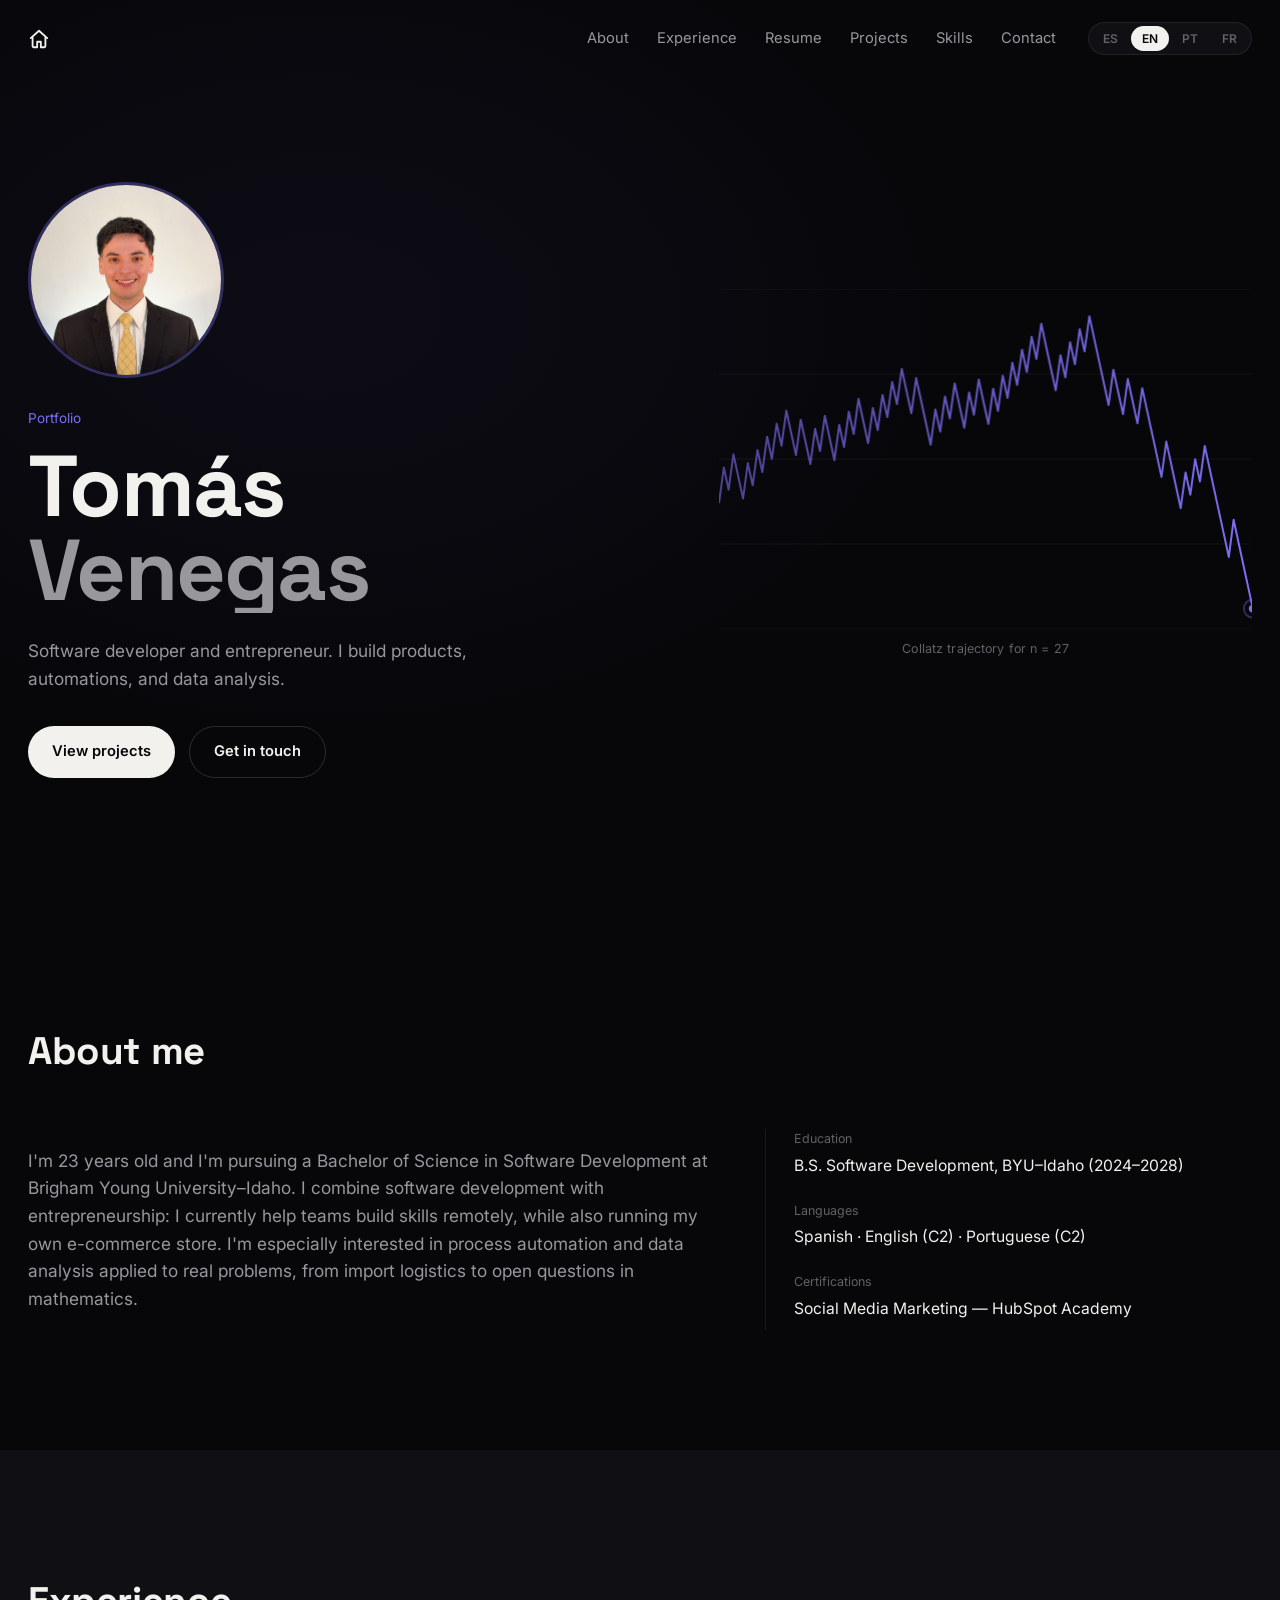
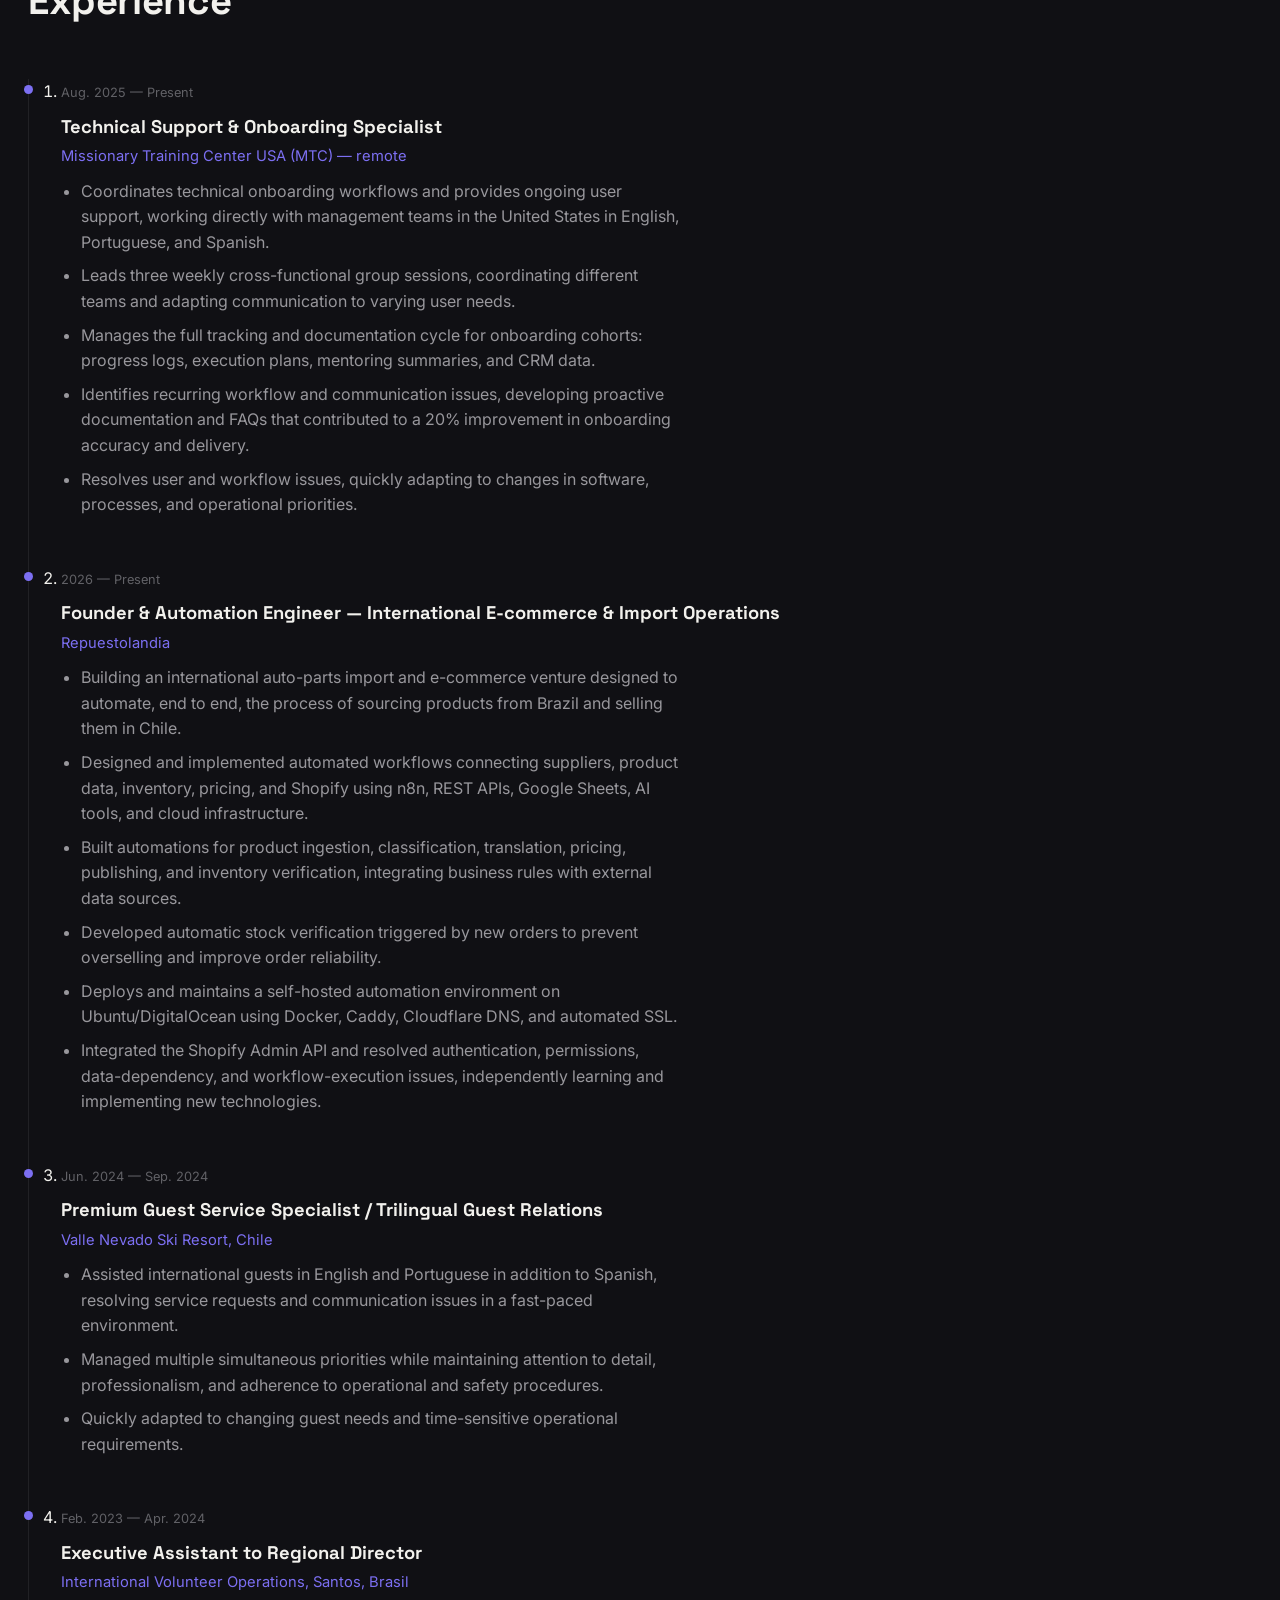
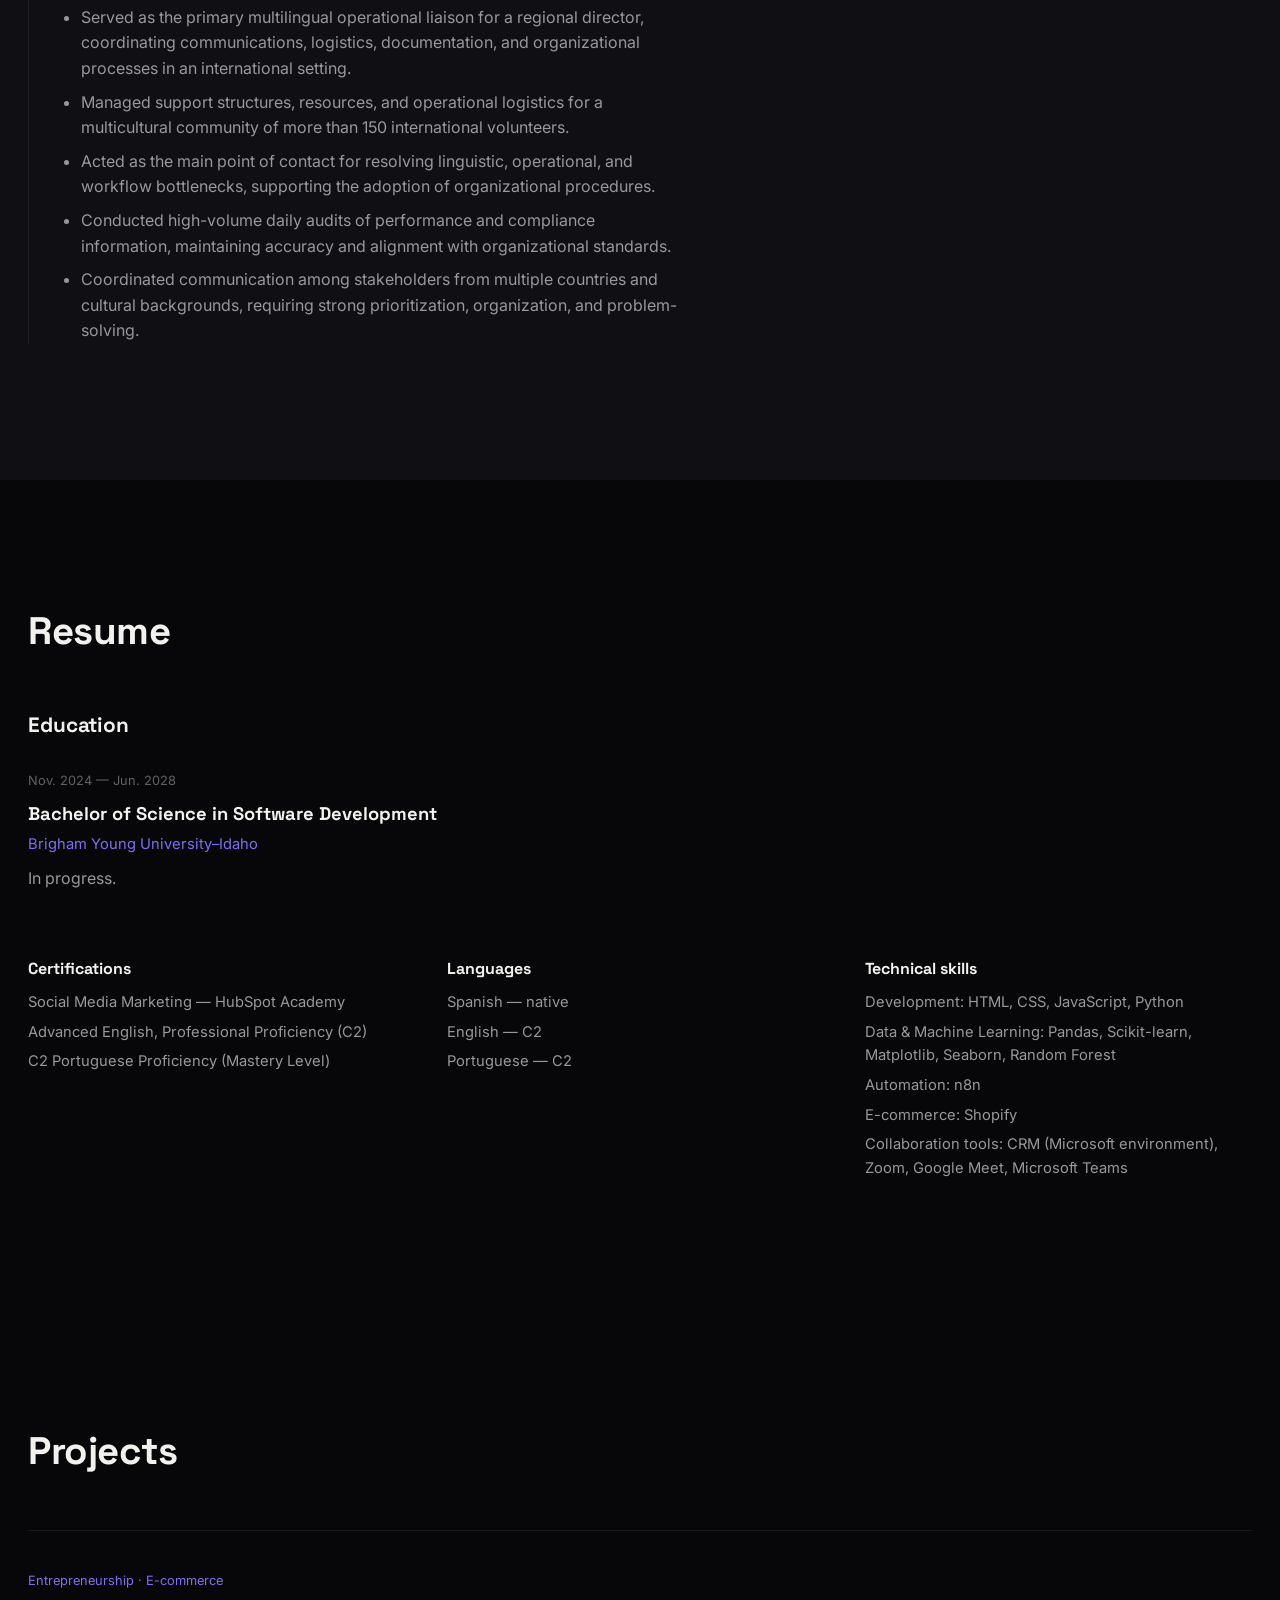
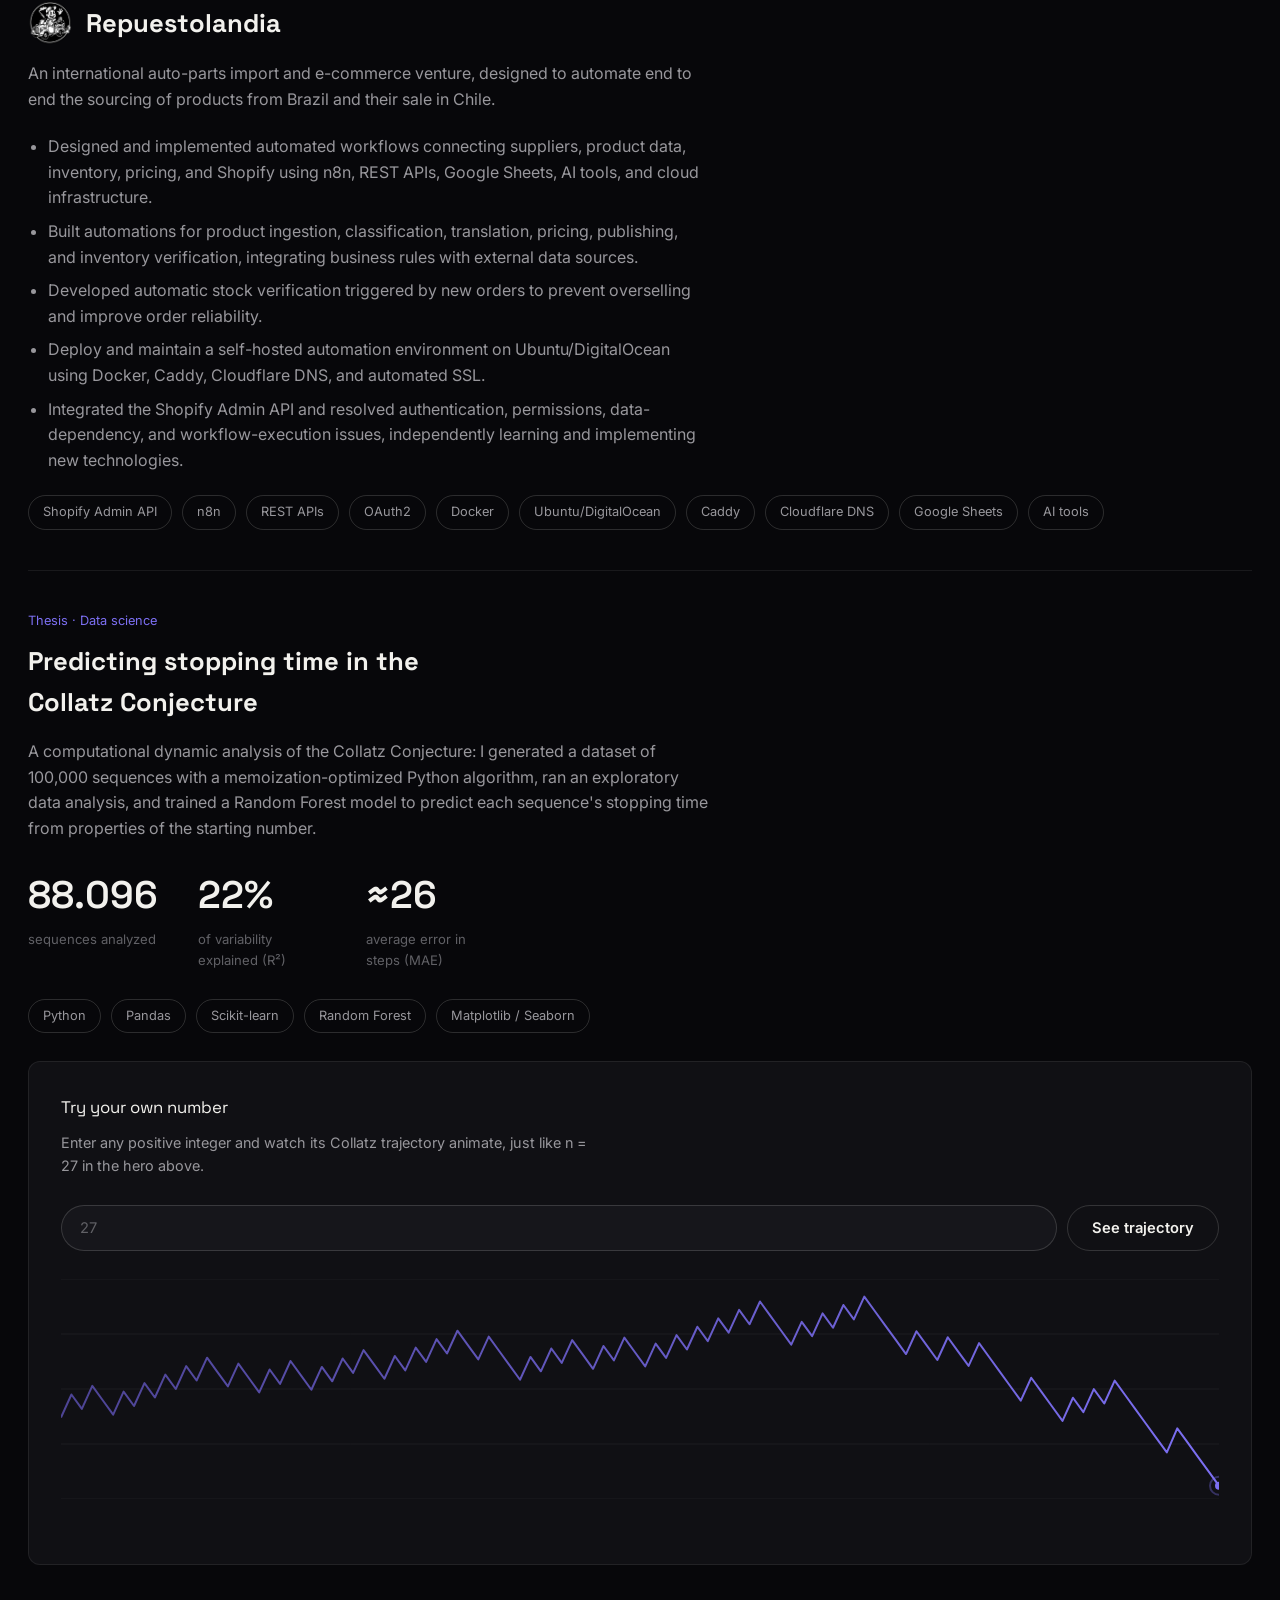
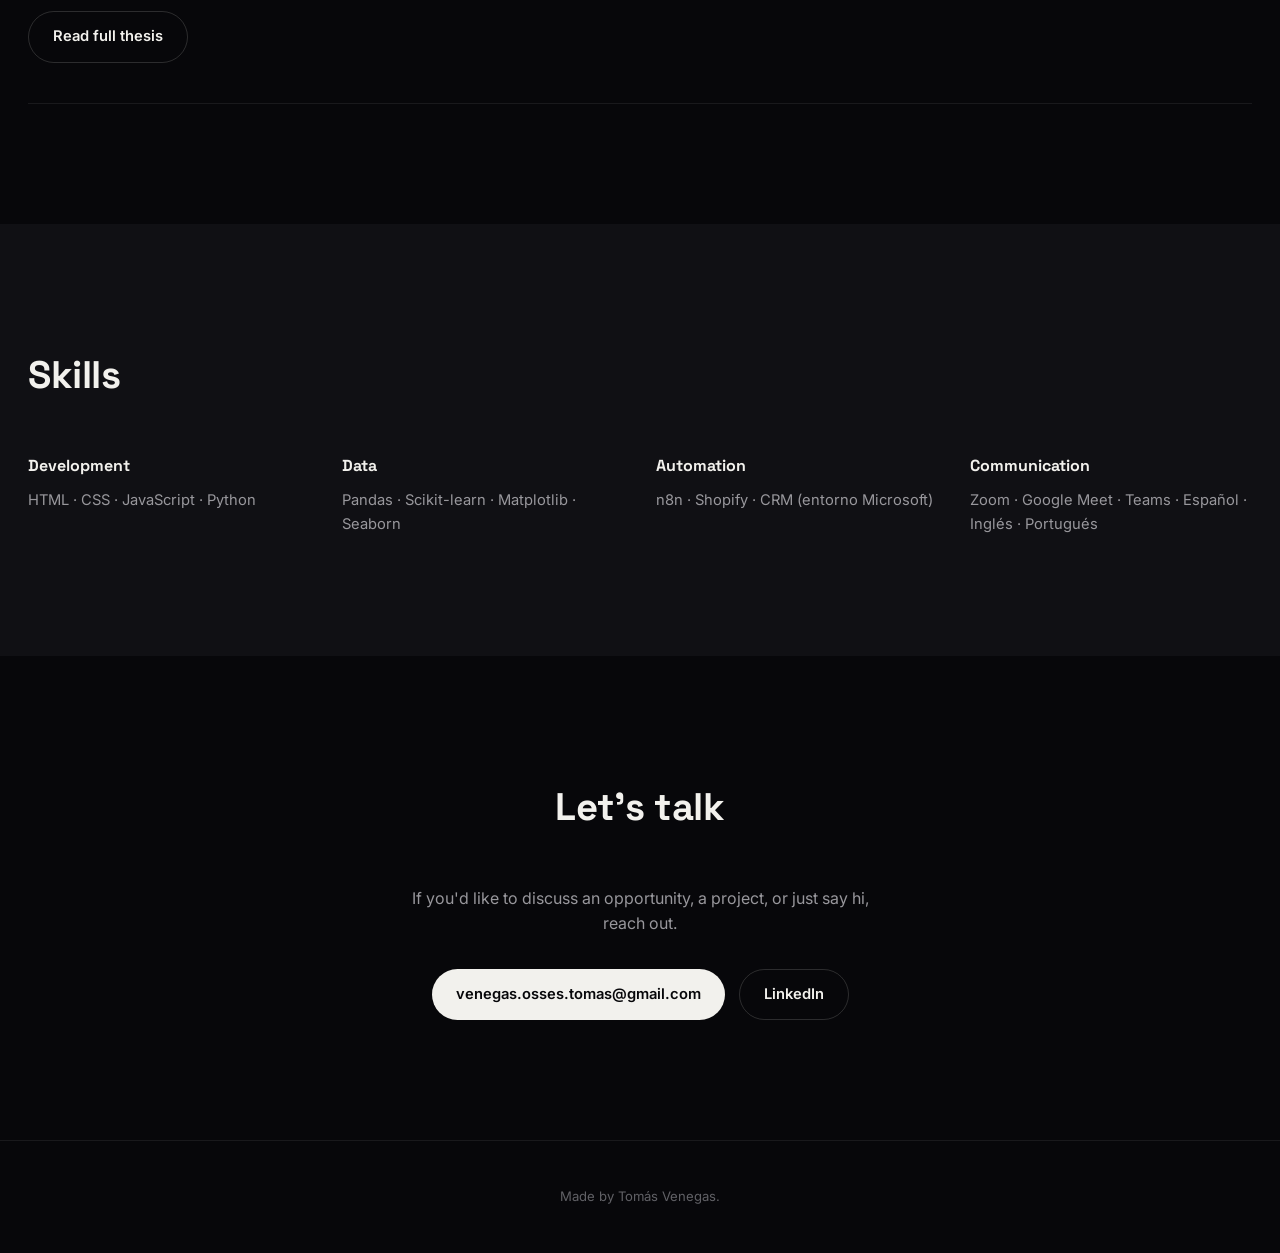
<file: Index.html>
<!DOCTYPE html>
<html lang="es">
<head>
<meta charset="UTF-8">
<meta name="viewport" content="width=device-width, initial-scale=1.0">
<title>Tomás Venegas — Portafolio</title>
<meta name="description" content="Desarrollador de software y emprendedor. Portafolio de Tomás Venegas.">
<link rel="icon" type="image/svg+xml" href="favicon.svg">
<meta property="og:type" content="website">
<meta property="og:title" content="Tomás Venegas — Portafolio">
<meta property="og:description" content="Desarrollador de software y emprendedor. Construyo productos, automatizaciones y análisis de datos.">
<meta property="og:image" content="profile.jpg">
<meta name="twitter:card" content="summary_large_image">
<meta name="twitter:title" content="Tomás Venegas — Portafolio">
<meta name="twitter:description" content="Desarrollador de software y emprendedor. Construyo productos, automatizaciones y análisis de datos.">
<meta name="twitter:image" content="profile.jpg">
<link rel="preconnect" href="https://fonts.googleapis.com">
<link rel="preconnect" href="https://fonts.gstatic.com" crossorigin>
<link href="https://fonts.googleapis.com/css2?family=Space+Grotesk:wght@400;500;600;700&family=Inter:wght@400;500;600&display=swap" rel="stylesheet">
<link rel="stylesheet" href="style.css">
</head>
<body>

<div class="progress-line" id="progressLine"></div>

<header class="site-header" id="siteHeader">
  <div class="header-inner">
    <a href="#inicio" class="logo" aria-label="Tomás Venegas — inicio">
      <svg class="logo-icon" width="18" height="18" viewBox="0 0 24 24" fill="none" stroke="currentColor" stroke-width="2" stroke-linecap="round" stroke-linejoin="round" aria-hidden="true">
        <path d="M3 11l9-8 9 8"/>
        <path d="M5 10v10a1 1 0 0 0 1 1h4v-6h4v6h4a1 1 0 0 0 1-1V10"/>
      </svg>
    </a>

    <nav class="main-nav" id="mainNav">
      <a href="#sobre-mi" data-i18n="nav_about">Sobre mí</a>
      <a href="#experiencia" data-i18n="nav_experience">Experiencia</a>
      <a href="#curriculum" data-i18n="nav_cv">Currículum</a>
      <a href="#proyectos" data-i18n="nav_projects">Proyectos</a>
      <a href="#habilidades" data-i18n="nav_skills">Habilidades</a>
      <a href="#contacto" data-i18n="nav_contact">Contacto</a>
    </nav>

    <div class="lang-switch" id="langSwitch">
      <button class="lang-btn" data-lang="es">ES</button>
      <button class="lang-btn" data-lang="en">EN</button>
      <button class="lang-btn" data-lang="pt">PT</button>
      <button class="lang-btn" data-lang="fr">FR</button>
    </div>

    <button class="menu-toggle" id="menuToggle" aria-label="Menú">
      <span></span><span></span><span></span>
    </button>
  </div>
</header>

<main>

  <!-- HERO -->
  <section class="hero" id="inicio">
    <div class="hero-inner">
      <div class="hero-text">
        <img src="profile.jpg" alt="Tomás Venegas" class="hero-photo">
        <p class="hero-kicker" data-i18n="hero_kicker">Portafolio</p>
        <h1 class="hero-title">
          <span class="hero-line" data-hero-line="1">Tomás</span>
          <span class="hero-line" data-hero-line="2">Venegas</span>
        </h1>
        <p class="hero-subtitle" data-i18n="hero_subtitle">Desarrollador de software y emprendedor. Construyo productos, automatizaciones y análisis de datos.</p>
        <div class="hero-actions">
          <a href="#proyectos" class="btn btn-primary" data-i18n="hero_cta_projects">Ver proyectos</a>
          <a href="#contacto" class="btn btn-ghost" data-i18n="hero_cta_contact">Contactarme</a>
        </div>
      </div>
      <div class="hero-visual">
        <canvas id="collatzCanvas"></canvas>
        <p class="hero-visual-caption" data-i18n="hero_visual_caption">Trayectoria de Collatz para n = 27</p>
      </div>
    </div>
  </section>

  <!-- SOBRE MÍ -->
  <section class="section" id="sobre-mi">
    <div class="section-inner reveal">
      <h2 class="section-title" data-i18n="about_title">Sobre mí</h2>
      <div class="about-grid">
        <p class="about-text" data-i18n="about_text">
          Tengo 23 años y estudio un Bachelor of Science in Software Development en Brigham Young University–Idaho.
          Combino el desarrollo de software con el emprendimiento: hoy trabajo ayudando a equipos a mejorar sus
          habilidades de forma remota, y en paralelo administro mi propia tienda de comercio electrónico.
          Me interesa especialmente la automatización de procesos y el análisis de datos aplicado a problemas
          reales, desde logística de importación hasta preguntas abiertas de matemáticas.
        </p>
        <div class="about-facts">
          <div class="fact">
            <span class="fact-label" data-i18n="about_fact_education">Educación</span>
            <span class="fact-value" data-i18n="about_fact_education_value">B.S. Software Development, BYU–Idaho (2024–2028)</span>
          </div>
          <div class="fact">
            <span class="fact-label" data-i18n="about_fact_languages">Idiomas</span>
            <span class="fact-value" data-i18n="about_fact_languages_value">Español · Inglés (C2) · Portugués (C2)</span>
          </div>
          <div class="fact">
            <span class="fact-label" data-i18n="about_fact_certs">Certificaciones</span>
            <span class="fact-value" data-i18n="about_fact_certs_value">Social Media Marketing — HubSpot Academy</span>
          </div>
        </div>
      </div>
    </div>
  </section>

  <!-- EXPERIENCIA -->
  <section class="section section-alt" id="experiencia">
    <div class="section-inner reveal">
      <h2 class="section-title" data-i18n="exp_title">Experiencia</h2>
      <ol class="timeline">
        <li class="timeline-item">
          <span class="timeline-date" data-i18n="exp1_date">Ago. 2025 — Presente</span>
          <h3 class="timeline-role" data-i18n="exp1_role">Technical Support &amp; Onboarding Specialist</h3>
          <p class="timeline-org" data-i18n="exp1_org">Missionary Training Center USA (MTC) — remoto</p>
          <ul class="timeline-bullets">
            <li data-i18n="exp1_b1">Coordina flujos de onboarding técnico y brinda soporte continuo a usuarios, trabajando directamente con equipos de gestión en Estados Unidos en inglés, portugués y español.</li>
            <li data-i18n="exp1_b2">Lidera tres sesiones grupales semanales multifuncionales, coordinando distintos equipos y adaptando la comunicación a diferentes necesidades de usuario.</li>
            <li data-i18n="exp1_b3">Gestiona el ciclo completo de seguimiento y documentación de las cohortes de onboarding: registros de avance, planes de ejecución, resúmenes de mentoría y datos de CRM.</li>
            <li data-i18n="exp1_b4">Identifica problemas recurrentes de flujo y comunicación, y desarrolla documentación y FAQ proactivas, contribuyendo a una mejora del 20% en la precisión y entrega del onboarding.</li>
            <li data-i18n="exp1_b5">Resuelve problemas de usuarios y de flujo de trabajo, adaptándose rápidamente a cambios en software, procesos y prioridades operativas.</li>
          </ul>
        </li>
        <li class="timeline-item">
          <span class="timeline-date" data-i18n="exp2_date">2026 — Presente</span>
          <h3 class="timeline-role" data-i18n="exp2_role">Founder &amp; Automation Engineer — International E-commerce &amp; Import Operations</h3>
          <p class="timeline-org" data-i18n="exp2_org">Repuestolandia</p>
          <ul class="timeline-bullets">
            <li data-i18n="exp2_b1">Construye un emprendimiento internacional de importación y e-commerce de repuestos automotrices, diseñado para automatizar de principio a fin el proceso de abastecimiento de productos desde Brasil y su venta en Chile.</li>
            <li data-i18n="exp2_b2">Diseñó e implementó flujos de trabajo automatizados que conectan proveedores, datos de productos, inventario, precios y Shopify usando n8n, REST APIs, Google Sheets, herramientas de IA e infraestructura en la nube.</li>
            <li data-i18n="exp2_b3">Construyó automatizaciones para ingesta, clasificación, traducción, fijación de precios, publicación y verificación de inventario de productos, integrando reglas de negocio con fuentes de datos externas.</li>
            <li data-i18n="exp2_b4">Desarrolló verificación automática de stock activada por nuevos pedidos, para prevenir sobreventa y mejorar la confiabilidad de los pedidos.</li>
            <li data-i18n="exp2_b5">Despliega y mantiene un entorno de automatización autoalojado en Ubuntu/DigitalOcean usando Docker, Caddy, Cloudflare DNS y SSL automatizado.</li>
            <li data-i18n="exp2_b6">Integró la API Admin de Shopify y resolvió problemas de autenticación, permisos, dependencias de datos y ejecución de flujos, aprendiendo e implementando nuevas tecnologías de forma independiente.</li>
          </ul>
        </li>
        <li class="timeline-item">
          <span class="timeline-date" data-i18n="exp3_date">Jun. 2024 — Sep. 2024</span>
          <h3 class="timeline-role" data-i18n="exp3_role">Premium Guest Service Specialist / Trilingual Guest Relations</h3>
          <p class="timeline-org" data-i18n="exp3_org">Valle Nevado Ski Resort, Chile</p>
          <ul class="timeline-bullets">
            <li data-i18n="exp3_b1">Brindó atención a huéspedes internacionales en inglés y portugués además de español, resolviendo solicitudes de servicio y problemas de comunicación en un entorno de ritmo acelerado.</li>
            <li data-i18n="exp3_b2">Gestionó múltiples prioridades simultáneas manteniendo atención al detalle, profesionalismo y apego a los procedimientos operativos y de seguridad.</li>
            <li data-i18n="exp3_b3">Se adaptó rápidamente a necesidades cambiantes de los huéspedes y a requerimientos operativos sensibles al tiempo.</li>
          </ul>
        </li>
        <li class="timeline-item">
          <span class="timeline-date" data-i18n="exp4_date">Feb. 2023 — Abr. 2024</span>
          <h3 class="timeline-role" data-i18n="exp4_role">Executive Assistant to Regional Director</h3>
          <p class="timeline-org" data-i18n="exp4_org">International Volunteer Operations, Santos, Brasil</p>
          <ul class="timeline-bullets">
            <li data-i18n="exp4_b1">Fue el enlace operativo y multilingüe principal de un director regional, coordinando comunicaciones, logística, documentación y procesos organizacionales en un entorno internacional.</li>
            <li data-i18n="exp4_b2">Gestionó estructuras de apoyo, recursos y logística operativa para una comunidad multicultural de más de 150 voluntarios internacionales.</li>
            <li data-i18n="exp4_b3">Actuó como punto de contacto principal para resolver cuellos de botella lingüísticos, operativos y de flujo de trabajo, apoyando la adopción de procedimientos organizacionales.</li>
            <li data-i18n="exp4_b4">Realizó auditorías diarias de alto volumen sobre información de desempeño y cumplimiento, manteniendo precisión y alineación con los estándares de la organización.</li>
            <li data-i18n="exp4_b5">Coordinó la comunicación entre stakeholders de múltiples países y trasfondos culturales, lo que exigió fuerte priorización, organización y resolución de problemas.</li>
          </ul>
        </li>
      </ol>
    </div>
  </section>

  <!-- CURRÍCULUM -->
  <section class="section" id="curriculum">
    <div class="section-inner reveal">
      <h2 class="section-title" data-i18n="cv_title">Currículum</h2>

      <div class="cv-block">
        <h3 class="cv-subtitle" data-i18n="cv_education_title">Educación</h3>
        <div class="cv-education">
          <span class="cv-education-date" data-i18n="cv_edu1_date">Nov. 2024 — Jun. 2028</span>
          <h3 class="cv-education-role" data-i18n="cv_edu1_role">Bachelor of Science in Software Development</h3>
          <p class="cv-education-org" data-i18n="cv_edu1_org">Brigham Young University–Idaho</p>
          <p class="cv-education-desc" data-i18n="cv_edu1_desc">En curso.</p>
        </div>
      </div>

      <div class="skills-grid cv-grid">
        <div class="skill-group">
          <h3 data-i18n="cv_certs_title">Certificaciones</h3>
          <p data-i18n="cv_cert1">Social Media Marketing — HubSpot Academy</p>
          <p data-i18n="cv_cert2">Advanced English, Professional Proficiency (C2)</p>
          <p data-i18n="cv_cert3">C2 Portuguese Proficiency (Mastery Level)</p>
        </div>
        <div class="skill-group">
          <h3 data-i18n="cv_languages_title">Idiomas</h3>
          <p data-i18n="cv_lang1">Español — nativo</p>
          <p data-i18n="cv_lang2">Inglés — C2</p>
          <p data-i18n="cv_lang3">Portugués — C2</p>
        </div>
        <div class="skill-group">
          <h3 data-i18n="cv_skills_title">Habilidades técnicas</h3>
          <p data-i18n="cv_skill1">Desarrollo: HTML, CSS, JavaScript, Python</p>
          <p data-i18n="cv_skill2">Datos y Machine Learning: Pandas, Scikit-learn, Matplotlib, Seaborn, Random Forest</p>
          <p data-i18n="cv_skill3">Automatización: n8n</p>
          <p data-i18n="cv_skill4">E-commerce: Shopify</p>
          <p data-i18n="cv_skill5">Herramientas colaborativas: CRM (entorno Microsoft), Zoom, Google Meet, Microsoft Teams</p>
        </div>
      </div>
    </div>
  </section>

  <!-- PROYECTOS -->
  <section class="section" id="proyectos">
    <div class="section-inner reveal">
      <h2 class="section-title" data-i18n="projects_title">Proyectos</h2>

      <article class="project project-repuestolandia">
        <div class="project-info">
          <p class="project-kicker" data-i18n="proj1_kicker">Emprendimiento · E-commerce</p>
          <a href="https://repuestolandia.cl" target="_blank" rel="noopener" class="project-header">
            <img src="repuestolandia-logo.png" alt="Repuestolandia" class="project-logo">
            <h3 class="project-name">Repuestolandia</h3>
          </a>
          <p class="project-desc" data-i18n="proj1_desc">
            Emprendimiento internacional de importación y e-commerce de repuestos automotrices, diseñado
            para automatizar de principio a fin el abastecimiento de productos desde Brasil y su venta en Chile.
          </p>
          <ul class="timeline-bullets project-bullets">
            <li data-i18n="proj1_b1">Diseñé e implementé flujos de trabajo automatizados que conectan proveedores, datos de productos, inventario, precios y Shopify usando n8n, REST APIs, Google Sheets, herramientas de IA e infraestructura en la nube.</li>
            <li data-i18n="proj1_b2">Construí automatizaciones para ingesta, clasificación, traducción, fijación de precios, publicación y verificación de inventario de productos, integrando reglas de negocio con fuentes de datos externas.</li>
            <li data-i18n="proj1_b3">Desarrollé verificación automática de stock activada por nuevos pedidos, para prevenir sobreventa y mejorar la confiabilidad de los pedidos.</li>
            <li data-i18n="proj1_b4">Despliego y mantengo un entorno de automatización autoalojado en Ubuntu/DigitalOcean usando Docker, Caddy, Cloudflare DNS y SSL automatizado.</li>
            <li data-i18n="proj1_b5">Integré la API Admin de Shopify y resolví problemas de autenticación, permisos, dependencias de datos y ejecución de flujos, aprendiendo e implementando nuevas tecnologías de forma independiente.</li>
          </ul>
          <ul class="project-stack">
            <li>Shopify Admin API</li>
            <li>n8n</li>
            <li>REST APIs</li>
            <li>OAuth2</li>
            <li>Docker</li>
            <li>Ubuntu/DigitalOcean</li>
            <li>Caddy</li>
            <li>Cloudflare DNS</li>
            <li>Google Sheets</li>
            <li data-i18n="proj1_stack_ai">Herramientas de IA</li>
          </ul>
        </div>
      </article>

      <article class="project project-thesis">
        <div class="project-info">
          <p class="project-kicker" data-i18n="proj2_kicker">Tesis · Ciencia de datos</p>
          <h3 class="project-name" data-i18n="proj2_name">Predicción del tiempo de parada en la Conjetura de Collatz</h3>
          <p class="project-desc" data-i18n="proj2_desc">
            Análisis dinámico computacional de la Conjetura de Collatz: generé un dataset de 100.000
            secuencias con un algoritmo optimizado por memoización en Python, hice un análisis
            exploratorio de datos y entrené un modelo Random Forest para predecir el tiempo de parada
            (stopping time) de cada secuencia a partir de propiedades del número inicial.
          </p>
          <div class="project-stats">
            <div class="stat">
              <span class="stat-number" data-count="100000">0</span>
              <span class="stat-label" data-i18n="proj2_stat1">secuencias analizadas</span>
            </div>
            <div class="stat">
              <span class="stat-number" data-count="25" data-suffix="%">0%</span>
              <span class="stat-label" data-i18n="proj2_stat2">de la variabilidad explicada (R²)</span>
            </div>
            <div class="stat">
              <span class="stat-number" data-count="30" data-prefix="≈">0</span>
              <span class="stat-label" data-i18n="proj2_stat3">pasos de error promedio (MAE)</span>
            </div>
          </div>
          <ul class="project-stack">
            <li>Python</li>
            <li>Pandas</li>
            <li>Scikit-learn</li>
            <li>Random Forest</li>
            <li>Matplotlib / Seaborn</li>
          </ul>

          <div class="collatz-explorer">
            <p class="collatz-explorer-title" data-i18n="collatz_title">Prueba tu propio número</p>
            <p class="collatz-explorer-desc" data-i18n="collatz_desc">Escribe cualquier entero positivo y mira su trayectoria de Collatz animarse, igual que la de n = 27 en el inicio.</p>
            <div class="collatz-explorer-controls">
              <input type="number" id="collatzInput" class="collatz-input" min="1" step="1" inputmode="numeric" placeholder="27" data-i18n-label="collatz_input_label" aria-label="Número entero positivo">
              <button type="button" id="collatzRun" class="btn btn-ghost" data-i18n="collatz_run">Ver trayectoria</button>
            </div>
            <canvas id="collatzExplorerCanvas" class="collatz-explorer-canvas"></canvas>
            <p class="collatz-explorer-stats" id="collatzStats" aria-live="polite"></p>
          </div>

          <a href="tesis.html" target="_blank" rel="noopener" class="btn btn-ghost project-cta" data-i18n="proj2_cta">Leer tesis completa</a>
        </div>
      </article>
    </div>
  </section>

  <!-- HABILIDADES -->
  <section class="section section-alt" id="habilidades">
    <div class="section-inner reveal">
      <h2 class="section-title" data-i18n="skills_title">Habilidades</h2>
      <div class="skills-grid">
        <div class="skill-group">
          <h3 data-i18n="skills_group1">Desarrollo</h3>
          <p>HTML · CSS · JavaScript · Python</p>
        </div>
        <div class="skill-group">
          <h3 data-i18n="skills_group2">Datos</h3>
          <p>Pandas · Scikit-learn · Matplotlib · Seaborn</p>
        </div>
        <div class="skill-group">
          <h3 data-i18n="skills_group3">Automatización</h3>
          <p>n8n · Shopify · CRM (entorno Microsoft)</p>
        </div>
        <div class="skill-group">
          <h3 data-i18n="skills_group4">Comunicación</h3>
          <p>Zoom · Google Meet · Teams · Español · Inglés · Portugués</p>
        </div>
      </div>
    </div>
  </section>

  <!-- CONTACTO -->
  <section class="section" id="contacto">
    <div class="section-inner reveal contact-inner">
      <h2 class="section-title" data-i18n="contact_title">Conversemos</h2>
      <p class="contact-text" data-i18n="contact_text">
        Si quieres conversar sobre una oportunidad, un proyecto o simplemente saludar, escríbeme.
      </p>
      <div class="contact-actions">
        <a href="mailto:venegas.osses.tomas@gmail.com" class="btn btn-primary contact-email" id="contactEmailBtn">
          venegas.osses.tomas@gmail.com
          <span class="contact-copied-tip" id="contactCopiedTip" data-i18n="contact_copied">¡Copiado!</span>
        </a>
        <a href="https://linkedin.com/in/tomas-venegas-osses-016633320" target="_blank" rel="noopener" class="btn btn-ghost">LinkedIn</a>
      </div>
    </div>
  </section>

</main>

<footer class="site-footer">
  <p data-i18n="footer_text">Hecho por Tomás Venegas.</p>
</footer>

<script src="script.js"></script>
</body>
</html>
</file>
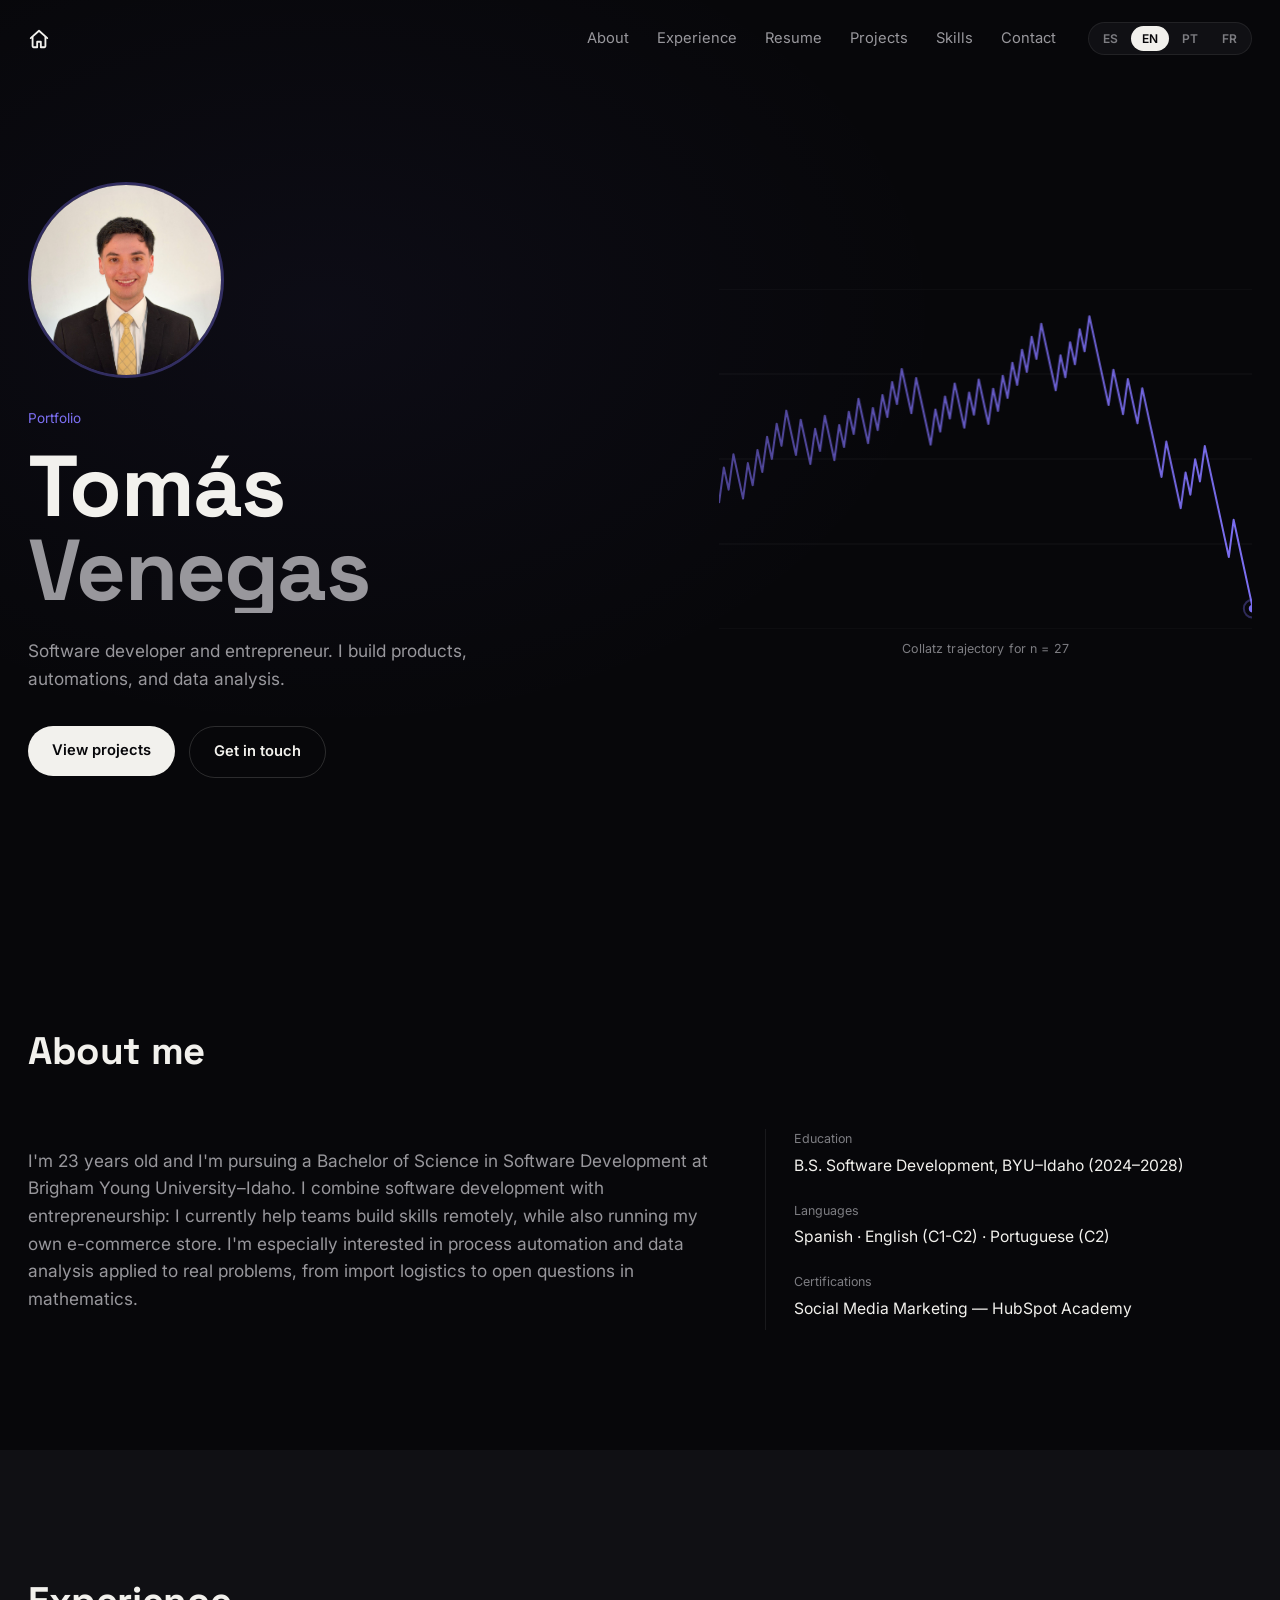
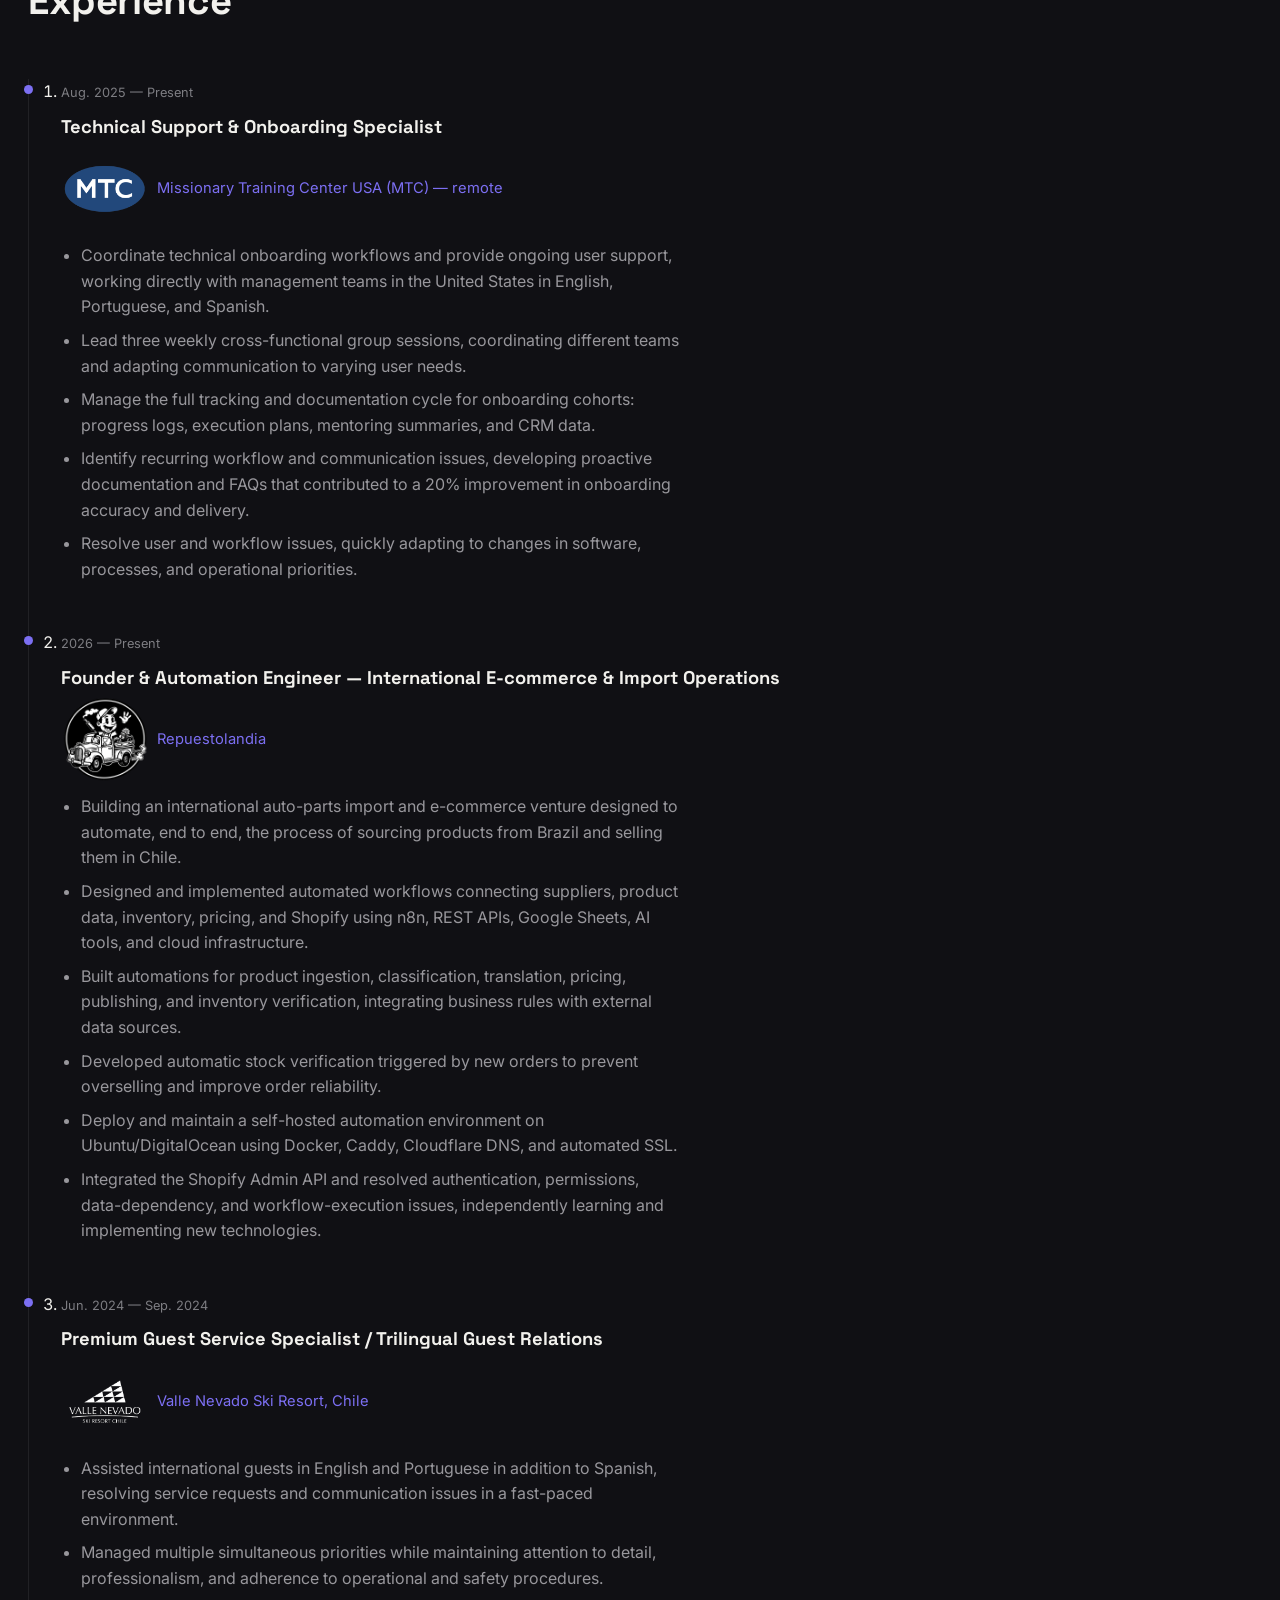
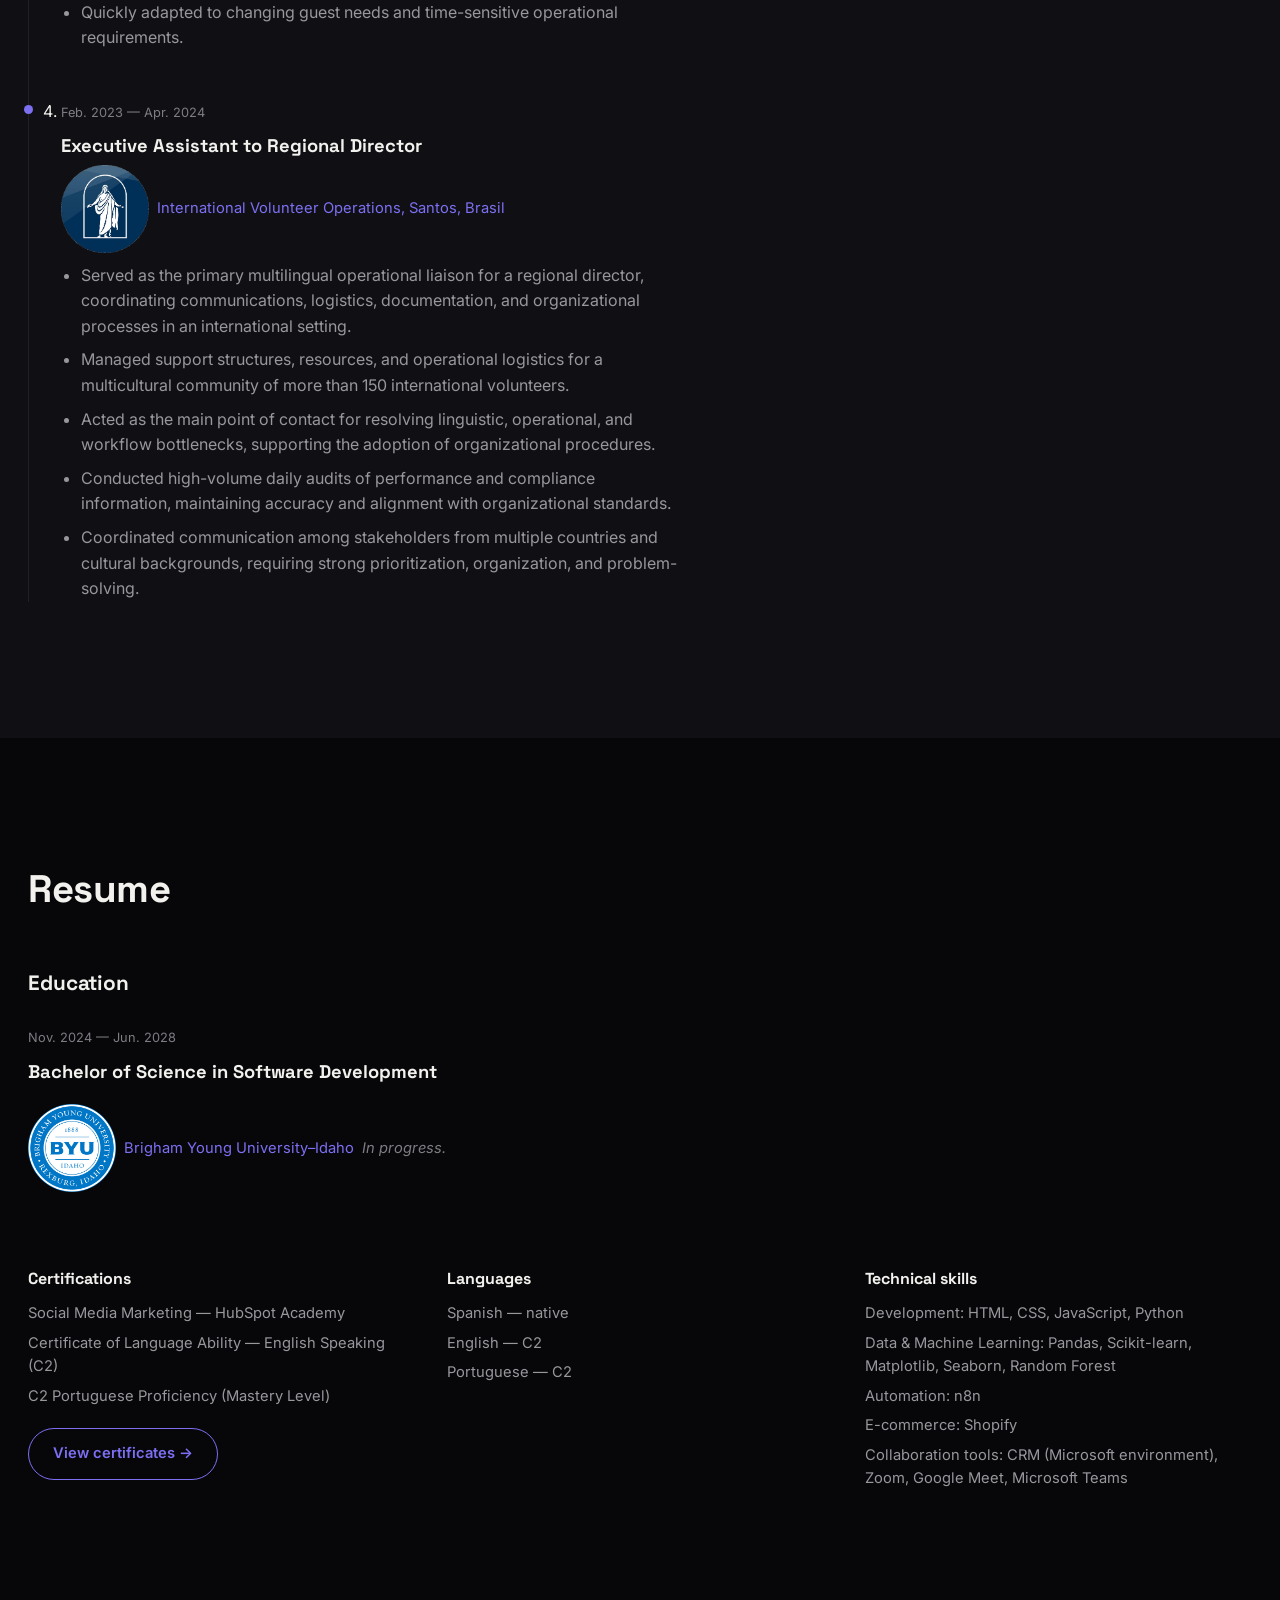
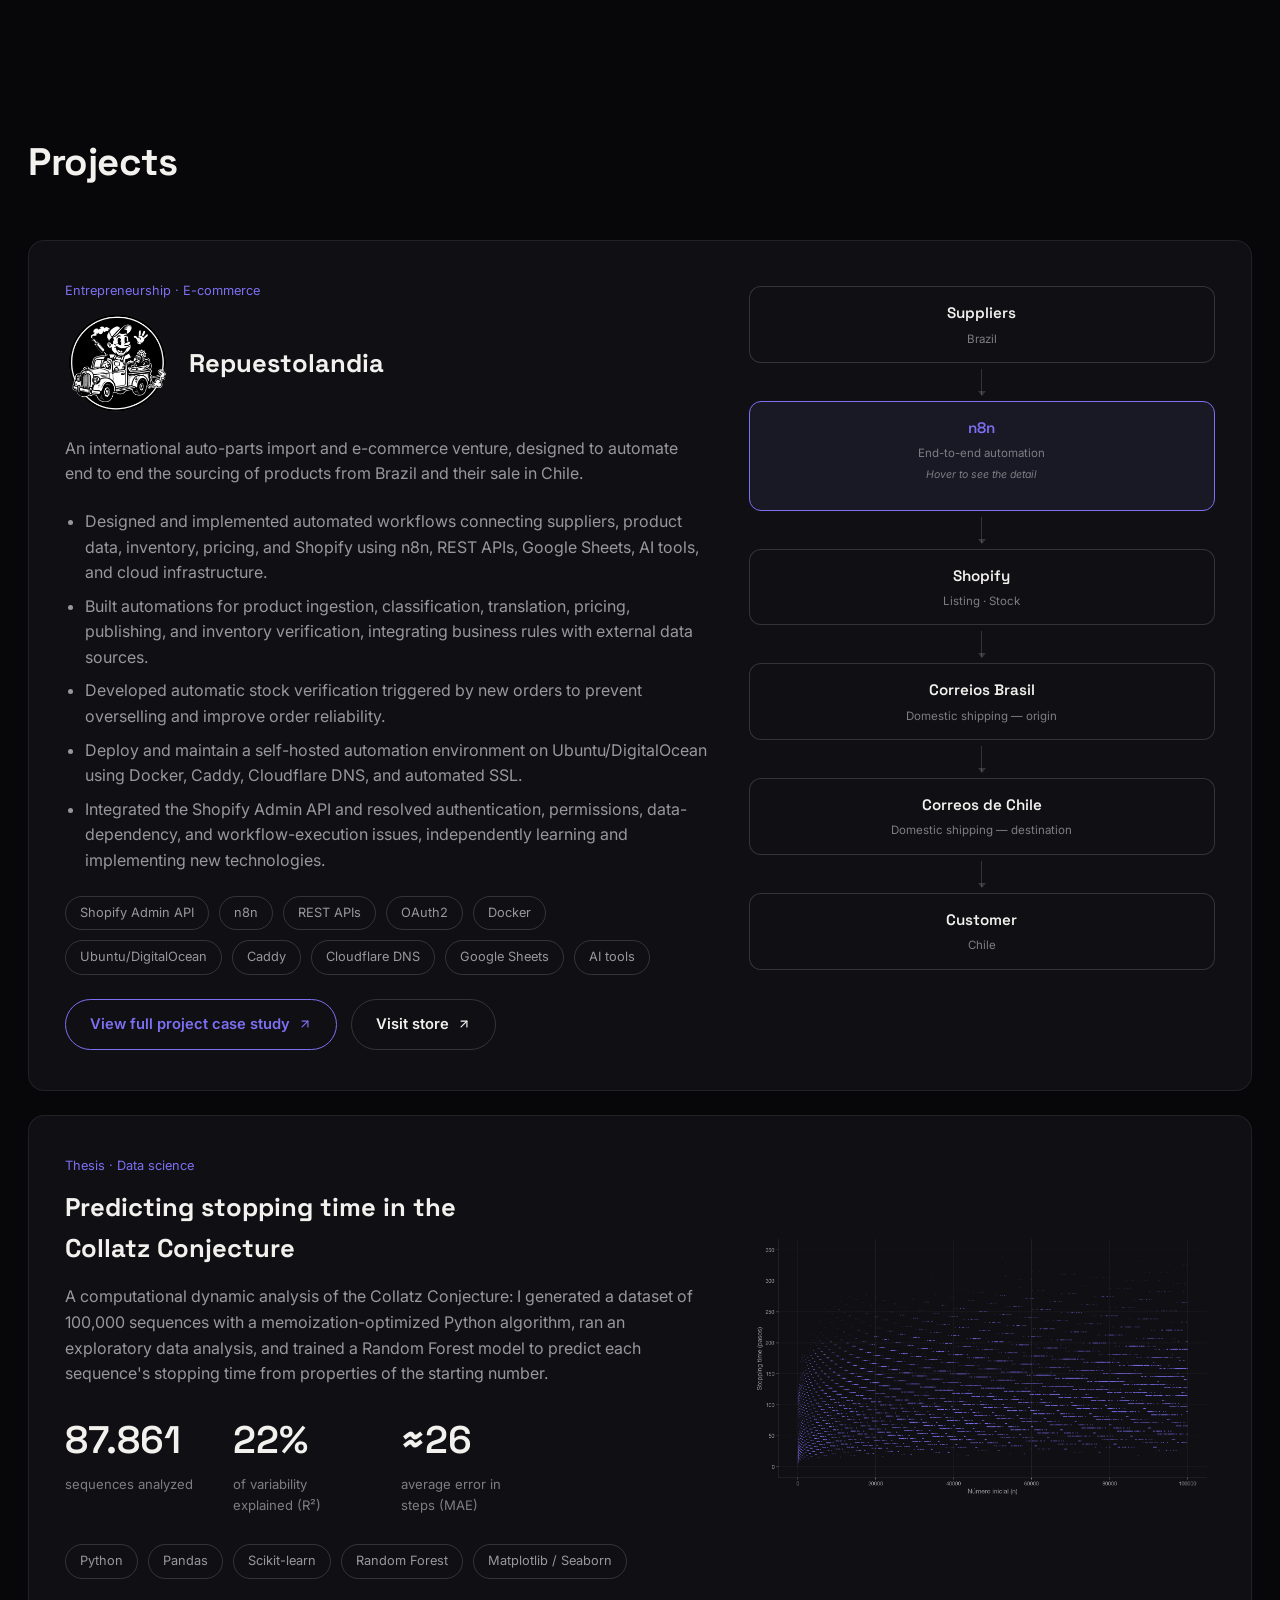
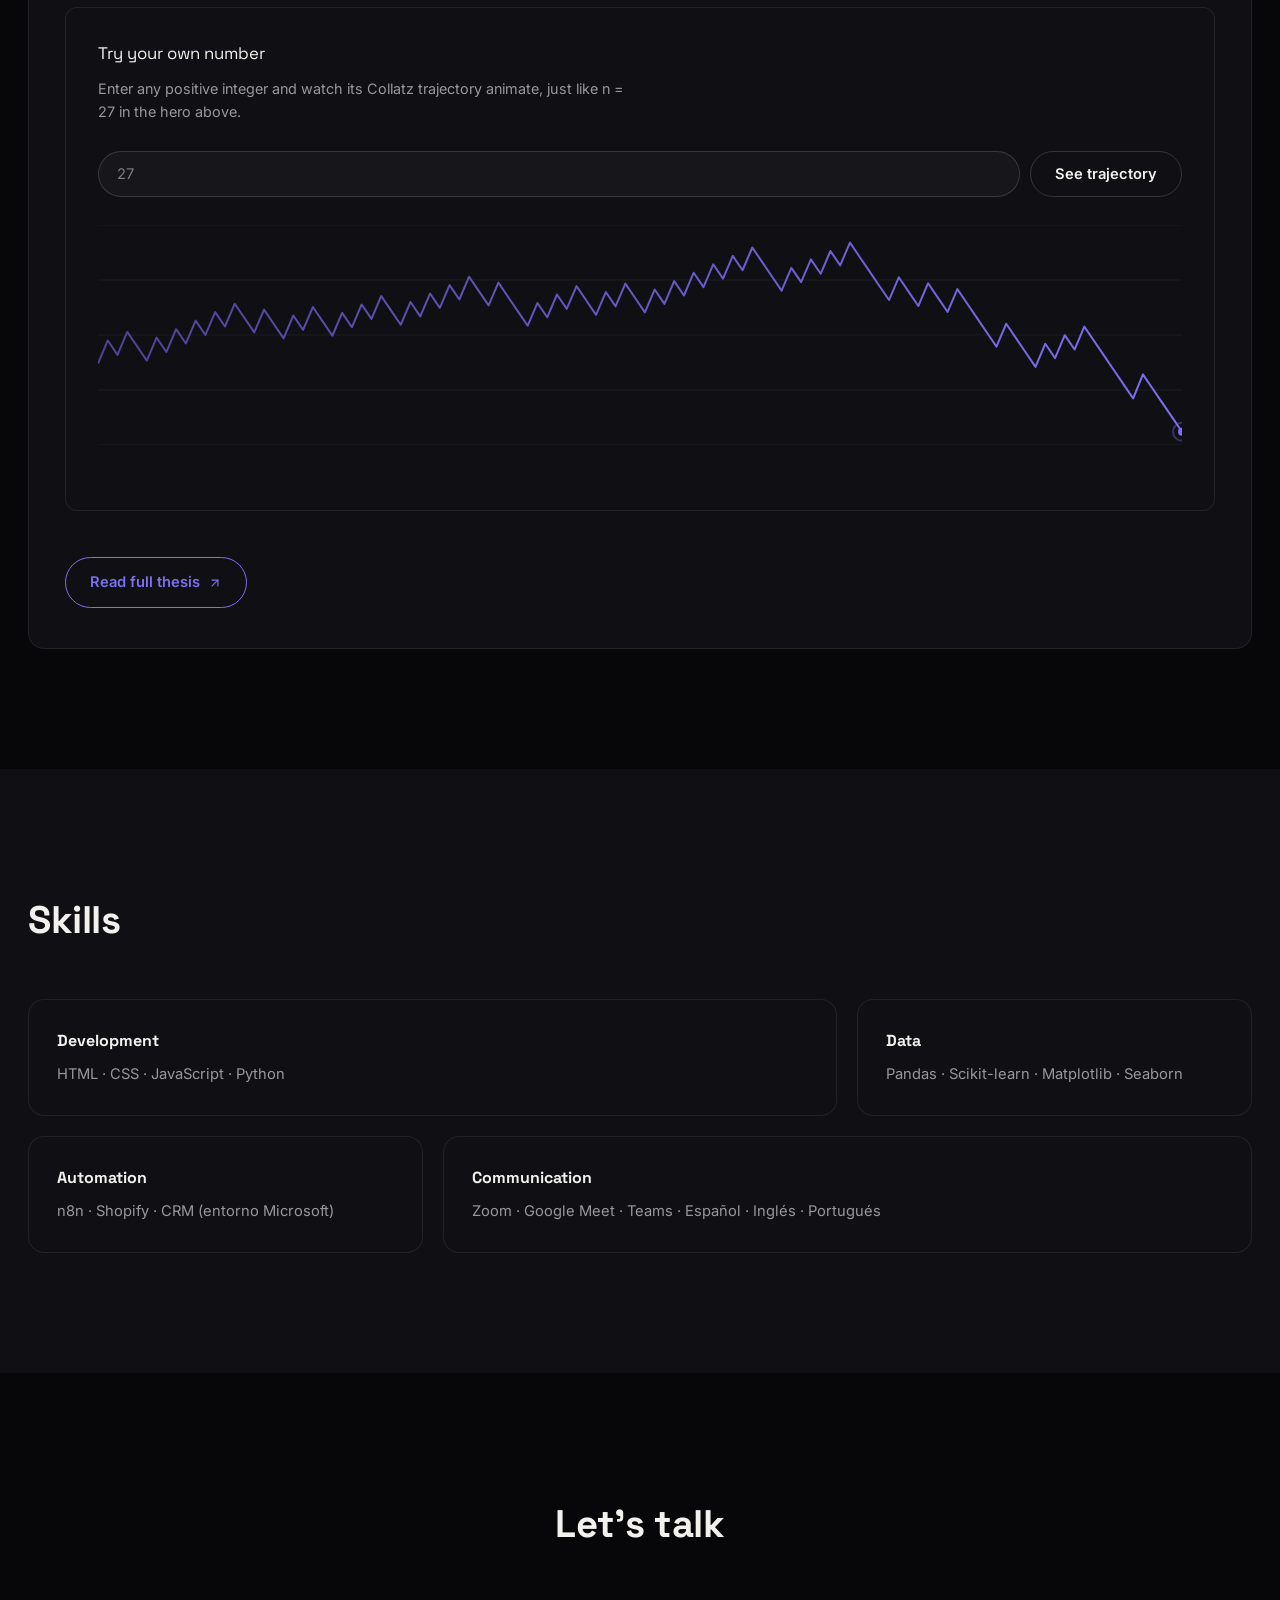
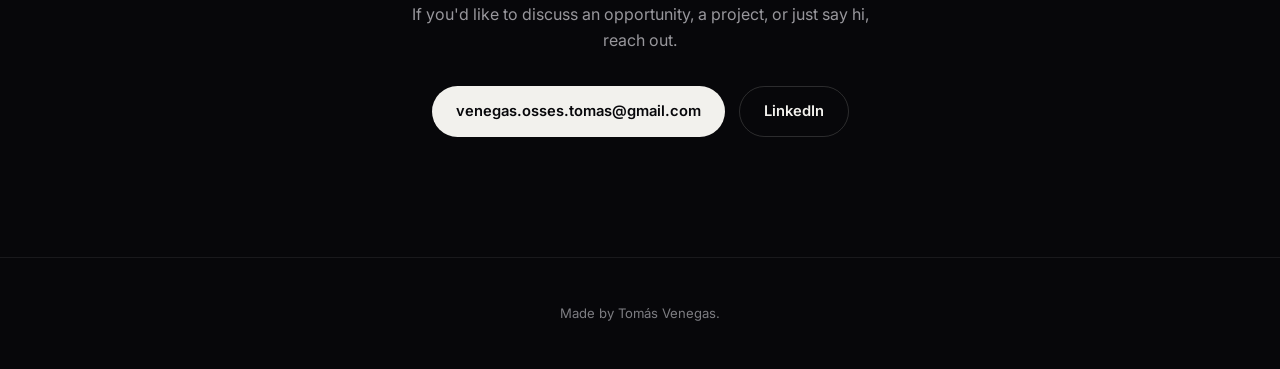
<file: index.html>
<!DOCTYPE html>
<html lang="es">
<head>
<meta charset="UTF-8">
<meta name="viewport" content="width=device-width, initial-scale=1.0">
<title>Tomás Venegas — Portafolio</title>
<meta name="description" content="Portafolio de Tomás Venegas Osses: desarrollador de software y emprendedor. Fundador de Repuestolandia (e-commerce automatizado) y autor de una tesis sobre la Conjetura de Collatz con Machine Learning.">
<link rel="canonical" href="https://tomas-vo.github.io/personal_website/">
<link rel="icon" type="image/svg+xml" href="images/favicon.svg">
<meta property="og:type" content="website">
<meta property="og:url" content="https://tomas-vo.github.io/personal_website/">
<meta property="og:title" content="Tomás Venegas — Portafolio">
<meta property="og:description" content="Desarrollador de software y emprendedor. Fundador de Repuestolandia y autor de una tesis sobre la Conjetura de Collatz con Machine Learning.">
<meta property="og:image" content="images/profile.jpg">
<meta name="twitter:card" content="summary_large_image">
<meta name="twitter:title" content="Tomás Venegas — Portafolio">
<meta name="twitter:description" content="Desarrollador de software y emprendedor. Fundador de Repuestolandia y autor de una tesis sobre la Conjetura de Collatz con Machine Learning.">
<meta name="twitter:image" content="images/profile.jpg">
<link rel="preconnect" href="https://fonts.googleapis.com">
<link rel="preconnect" href="https://fonts.gstatic.com" crossorigin>
<link href="https://fonts.googleapis.com/css2?family=Space+Grotesk:wght@400;500;600;700&family=Inter:wght@400;500;600&display=swap" rel="stylesheet">
<link rel="stylesheet" href="styles/style.css?v=4">
</head>
<body>

<div class="progress-line" id="progressLine"></div>

<header class="site-header" id="siteHeader">
  <div class="header-inner">
    <a href="#inicio" class="logo" aria-label="Tomás Venegas — inicio">
      <svg class="logo-icon" width="18" height="18" viewBox="0 0 24 24" fill="none" stroke="currentColor" stroke-width="2" stroke-linecap="round" stroke-linejoin="round" aria-hidden="true">
        <path d="M3 11l9-8 9 8"/>
        <path d="M5 10v10a1 1 0 0 0 1 1h4v-6h4v6h4a1 1 0 0 0 1-1V10"/>
      </svg>
    </a>

    <nav class="main-nav" id="mainNav">
      <a href="#sobre-mi" data-i18n="nav_about">Sobre mí</a>
      <a href="#experiencia" data-i18n="nav_experience">Experiencia</a>
      <a href="#curriculum" data-i18n="nav_cv">Currículum</a>
      <a href="#proyectos" data-i18n="nav_projects">Proyectos</a>
      <a href="#habilidades" data-i18n="nav_skills">Habilidades</a>
      <a href="#contacto" data-i18n="nav_contact">Contacto</a>
    </nav>

    <div class="lang-switch" id="langSwitch">
      <button class="lang-btn" data-lang="es" aria-label="Español" aria-pressed="false">ES</button>
      <button class="lang-btn" data-lang="en" aria-label="English" aria-pressed="false">EN</button>
      <button class="lang-btn" data-lang="pt" aria-label="Português" aria-pressed="false">PT</button>
      <button class="lang-btn" data-lang="fr" aria-label="Français" aria-pressed="false">FR</button>
    </div>

    <button class="menu-toggle" id="menuToggle" aria-label="Menú" aria-expanded="false" aria-controls="mainNav">
      <span></span><span></span><span></span>
    </button>
  </div>
</header>

<main>

  <!-- HERO -->
  <section class="hero" id="inicio">
    <div class="hero-inner">
      <div class="hero-text">
        <img src="images/profile.jpg" alt="Tomás Venegas" class="hero-photo">
        <p class="hero-kicker" data-i18n="hero_kicker">Portafolio</p>
        <h1 class="hero-title">
          <span class="hero-line" data-hero-line="1">Tomás</span>
          <span class="hero-line" data-hero-line="2">Venegas</span>
        </h1>
        <p class="hero-subtitle" data-i18n="hero_subtitle">Desarrollador de software y emprendedor. Construyo productos, automatizaciones y análisis de datos.</p>
        <div class="hero-actions">
          <div class="magnetic-wrap" id="magneticWrap">
            <a href="#proyectos" class="btn btn-primary" data-i18n="hero_cta_projects">Ver proyectos</a>
          </div>
          <a href="#contacto" class="btn btn-ghost" data-i18n="hero_cta_contact">Contactarme</a>
        </div>
      </div>
      <div class="hero-visual">
        <canvas id="collatzCanvas"></canvas>
        <p class="hero-visual-caption" data-i18n="hero_visual_caption">Trayectoria de Collatz para n = 27</p>
      </div>
    </div>
  </section>

  <!-- SOBRE MÍ -->
  <section class="section" id="sobre-mi">
    <div class="section-inner reveal">
      <h2 class="section-title" data-i18n="about_title">Sobre mí</h2>
      <div class="about-grid">
        <p class="about-text" data-i18n="about_text">
          Tengo 23 años y estudio un Bachelor of Science in Software Development en Brigham Young University–Idaho.
          Combino el desarrollo de software con el emprendimiento: hoy trabajo ayudando a equipos a mejorar sus
          habilidades de forma remota, y en paralelo administro mi propia tienda de comercio electrónico.
          Me interesa especialmente la automatización de procesos y el análisis de datos aplicado a problemas
          reales, desde logística de importación hasta preguntas abiertas de matemáticas.
        </p>
        <div class="about-facts">
          <div class="fact">
            <span class="fact-label" data-i18n="about_fact_education">Educación</span>
            <span class="fact-value" data-i18n="about_fact_education_value">B.S. Software Development, BYU–Idaho (2024–2028)</span>
          </div>
          <div class="fact">
            <span class="fact-label" data-i18n="about_fact_languages">Idiomas</span>
            <span class="fact-value" data-i18n="about_fact_languages_value">Español · Inglés (C2) · Portugués (C2)</span>
          </div>
          <div class="fact">
            <span class="fact-label" data-i18n="about_fact_certs">Certificaciones</span>
            <span class="fact-value" data-i18n="about_fact_certs_value">Social Media Marketing — HubSpot Academy</span>
          </div>
        </div>
      </div>
    </div>
  </section>

  <!-- EXPERIENCIA -->
  <section class="section section-alt" id="experiencia">
    <div class="section-inner reveal">
      <h2 class="section-title" data-i18n="exp_title">Experiencia</h2>
      <ol class="timeline">
        <li class="timeline-item">
          <span class="timeline-date" data-i18n="exp1_date">Ago. 2025 — Presente</span>
          <h3 class="timeline-role" data-i18n="exp1_role">Technical Support &amp; Onboarding Specialist</h3>
          <p class="timeline-org">
            <img src="images/logo-mtc.png" alt="" class="timeline-org-logo">
            <span data-i18n="exp1_org">Missionary Training Center USA (MTC) — remoto</span>
          </p>
          <ul class="timeline-bullets">
            <li data-i18n="exp1_b1">Coordina flujos de onboarding técnico y brinda soporte continuo a usuarios, trabajando directamente con equipos de gestión en Estados Unidos en inglés, portugués y español.</li>
            <li data-i18n="exp1_b2">Lidera tres sesiones grupales semanales multifuncionales, coordinando distintos equipos y adaptando la comunicación a diferentes necesidades de usuario.</li>
            <li data-i18n="exp1_b3">Gestiona el ciclo completo de seguimiento y documentación de las cohortes de onboarding: registros de avance, planes de ejecución, resúmenes de mentoría y datos de CRM.</li>
            <li data-i18n="exp1_b4">Identifica problemas recurrentes de flujo y comunicación, y desarrolla documentación y FAQ proactivas, contribuyendo a una mejora del 20% en la precisión y entrega del onboarding.</li>
            <li data-i18n="exp1_b5">Resuelve problemas de usuarios y de flujo de trabajo, adaptándose rápidamente a cambios en software, procesos y prioridades operativas.</li>
          </ul>
        </li>
        <li class="timeline-item">
          <span class="timeline-date" data-i18n="exp2_date">2026 — Presente</span>
          <h3 class="timeline-role" data-i18n="exp2_role">Founder &amp; Automation Engineer — International E-commerce &amp; Import Operations</h3>
          <p class="timeline-org">
            <img src="images/repuestolandia-logo.png" alt="" class="timeline-org-logo">
            <span data-i18n="exp2_org">Repuestolandia</span>
          </p>
          <ul class="timeline-bullets">
            <li data-i18n="exp2_b1">Construye un emprendimiento internacional de importación y e-commerce de repuestos automotrices, diseñado para automatizar de principio a fin el proceso de abastecimiento de productos desde Brasil y su venta en Chile.</li>
            <li data-i18n="exp2_b2">Diseñó e implementó flujos de trabajo automatizados que conectan proveedores, datos de productos, inventario, precios y Shopify usando n8n, REST APIs, Google Sheets, herramientas de IA e infraestructura en la nube.</li>
            <li data-i18n="exp2_b3">Construyó automatizaciones para ingesta, clasificación, traducción, fijación de precios, publicación y verificación de inventario de productos, integrando reglas de negocio con fuentes de datos externas.</li>
            <li data-i18n="exp2_b4">Desarrolló verificación automática de stock activada por nuevos pedidos, para prevenir sobreventa y mejorar la confiabilidad de los pedidos.</li>
            <li data-i18n="exp2_b5">Despliega y mantiene un entorno de automatización autoalojado en Ubuntu/DigitalOcean usando Docker, Caddy, Cloudflare DNS y SSL automatizado.</li>
            <li data-i18n="exp2_b6">Integró la API Admin de Shopify y resolvió problemas de autenticación, permisos, dependencias de datos y ejecución de flujos, aprendiendo e implementando nuevas tecnologías de forma independiente.</li>
          </ul>
        </li>
        <li class="timeline-item">
          <span class="timeline-date" data-i18n="exp3_date">Jun. 2024 — Sep. 2024</span>
          <h3 class="timeline-role" data-i18n="exp3_role">Premium Guest Service Specialist / Trilingual Guest Relations</h3>
          <p class="timeline-org">
            <img src="images/logo-valle-nevado.png" alt="" class="timeline-org-logo">
            <span data-i18n="exp3_org">Valle Nevado Ski Resort, Chile</span>
          </p>
          <ul class="timeline-bullets">
            <li data-i18n="exp3_b1">Brindó atención a huéspedes internacionales en inglés y portugués además de español, resolviendo solicitudes de servicio y problemas de comunicación en un entorno de ritmo acelerado.</li>
            <li data-i18n="exp3_b2">Gestionó múltiples prioridades simultáneas manteniendo atención al detalle, profesionalismo y apego a los procedimientos operativos y de seguridad.</li>
            <li data-i18n="exp3_b3">Se adaptó rápidamente a necesidades cambiantes de los huéspedes y a requerimientos operativos sensibles al tiempo.</li>
          </ul>
        </li>
        <li class="timeline-item">
          <span class="timeline-date" data-i18n="exp4_date">Feb. 2023 — Abr. 2024</span>
          <h3 class="timeline-role" data-i18n="exp4_role">Executive Assistant to Regional Director</h3>
          <p class="timeline-org">
            <img src="images/logo-santos.png" alt="" class="timeline-org-logo">
            <span data-i18n="exp4_org">International Volunteer Operations, Santos, Brasil</span>
          </p>
          <ul class="timeline-bullets">
            <li data-i18n="exp4_b1">Fue el enlace operativo y multilingüe principal de un director regional, coordinando comunicaciones, logística, documentación y procesos organizacionales en un entorno internacional.</li>
            <li data-i18n="exp4_b2">Gestionó estructuras de apoyo, recursos y logística operativa para una comunidad multicultural de más de 150 voluntarios internacionales.</li>
            <li data-i18n="exp4_b3">Actuó como punto de contacto principal para resolver cuellos de botella lingüísticos, operativos y de flujo de trabajo, apoyando la adopción de procedimientos organizacionales.</li>
            <li data-i18n="exp4_b4">Realizó auditorías diarias de alto volumen sobre información de desempeño y cumplimiento, manteniendo precisión y alineación con los estándares de la organización.</li>
            <li data-i18n="exp4_b5">Coordinó la comunicación entre stakeholders de múltiples países y trasfondos culturales, lo que exigió fuerte priorización, organización y resolución de problemas.</li>
          </ul>
        </li>
      </ol>
    </div>
  </section>

  <!-- CURRÍCULUM -->
  <section class="section" id="curriculum">
    <div class="section-inner reveal">
      <h2 class="section-title" data-i18n="cv_title">Currículum</h2>

      <div class="cv-block">
        <h3 class="cv-subtitle" data-i18n="cv_education_title">Educación</h3>
        <div class="cv-education">
          <span class="cv-education-date" data-i18n="cv_edu1_date">Nov. 2024 — Jun. 2028</span>
          <h3 class="cv-education-role" data-i18n="cv_edu1_role">Bachelor of Science in Software Development</h3>
          <p class="cv-education-org">
            <img src="images/logo-byu-idaho.png" alt="" class="timeline-org-logo">
            <span data-i18n="cv_edu1_org">Brigham Young University–Idaho</span>
            <span class="cv-education-status" data-i18n="cv_edu1_desc">En curso.</span>
          </p>
        </div>
      </div>

      <div class="skills-grid cv-grid">
        <div class="skill-group">
          <h3 data-i18n="cv_certs_title">Certificaciones</h3>
          <p data-i18n="cv_cert1">Social Media Marketing — HubSpot Academy</p>
          <p data-i18n="cv_cert2">Advanced English, Professional Proficiency (C2)</p>
          <p data-i18n="cv_cert3">C2 Portuguese Proficiency (Mastery Level)</p>
          <a href="certificados.html" target="_blank" rel="noopener noreferrer" class="btn btn-accent cv-cert-link" data-i18n="cv_view_certs">Ver certificados →</a>
        </div>
        <div class="skill-group">
          <h3 data-i18n="cv_languages_title">Idiomas</h3>
          <p data-i18n="cv_lang1">Español — nativo</p>
          <p data-i18n="cv_lang2">Inglés — C2</p>
          <p data-i18n="cv_lang3">Portugués — C2</p>
        </div>
        <div class="skill-group">
          <h3 data-i18n="cv_skills_title">Habilidades técnicas</h3>
          <p data-i18n="cv_skill1">Desarrollo: HTML, CSS, JavaScript, Python</p>
          <p data-i18n="cv_skill2">Datos y Machine Learning: Pandas, Scikit-learn, Matplotlib, Seaborn, Random Forest</p>
          <p data-i18n="cv_skill3">Automatización: n8n</p>
          <p data-i18n="cv_skill4">E-commerce: Shopify</p>
          <p data-i18n="cv_skill5">Herramientas colaborativas: CRM (entorno Microsoft), Zoom, Google Meet, Microsoft Teams</p>
        </div>
      </div>
    </div>
  </section>

  <!-- PROYECTOS -->
  <section class="section" id="proyectos">
    <div class="section-inner reveal">
      <h2 class="section-title" data-i18n="projects_title">Proyectos</h2>

      <article class="project project-repuestolandia">
        <div class="project-info">
          <div class="project-two-col">
            <div class="project-two-col-text">
              <p class="project-kicker" data-i18n="proj1_kicker">Emprendimiento · E-commerce</p>
              <a href="https://repuestolandia.cl" target="_blank" rel="noopener noreferrer" class="project-header">
                <img src="images/repuestolandia-logo.png" alt="" class="project-logo">
                <h3 class="project-name">Repuestolandia</h3>
              </a>
              <p class="project-desc" data-i18n="proj1_desc">
                Emprendimiento internacional de importación y e-commerce de repuestos automotrices, diseñado
                para automatizar de principio a fin el abastecimiento de productos desde Brasil y su venta en Chile.
              </p>
              <ul class="timeline-bullets project-bullets">
                <li data-i18n="proj1_b1">Diseñé e implementé flujos de trabajo automatizados que conectan proveedores, datos de productos, inventario, precios y Shopify usando n8n, REST APIs, Google Sheets, herramientas de IA e infraestructura en la nube.</li>
                <li data-i18n="proj1_b2">Construí automatizaciones para ingesta, clasificación, traducción, fijación de precios, publicación y verificación de inventario de productos, integrando reglas de negocio con fuentes de datos externas.</li>
                <li data-i18n="proj1_b3">Desarrollé verificación automática de stock activada por nuevos pedidos, para prevenir sobreventa y mejorar la confiabilidad de los pedidos.</li>
                <li data-i18n="proj1_b4">Despliego y mantengo un entorno de automatización autoalojado en Ubuntu/DigitalOcean usando Docker, Caddy, Cloudflare DNS y SSL automatizado.</li>
                <li data-i18n="proj1_b5">Integré la API Admin de Shopify y resolví problemas de autenticación, permisos, dependencias de datos y ejecución de flujos, aprendiendo e implementando nuevas tecnologías de forma independiente.</li>
              </ul>
              <ul class="project-stack">
                <li>Shopify Admin API</li>
                <li>n8n</li>
                <li>REST APIs</li>
                <li>OAuth2</li>
                <li>Docker</li>
                <li>Ubuntu/DigitalOcean</li>
                <li>Caddy</li>
                <li>Cloudflare DNS</li>
                <li>Google Sheets</li>
                <li data-i18n="proj1_stack_ai">Herramientas de IA</li>
              </ul>
            </div>
            <div class="project-two-col-visual">
              <div class="flow-diagram">
                <div class="flow-node">
                  <span class="flow-node-title" data-i18n="proj1_flow_node1_title">Proveedores</span>
                  <span class="flow-node-sub" data-i18n="proj1_flow_node1_sub">Brasil</span>
                </div>
                <div class="flow-connector"></div>
                <div class="flow-node flow-node-accent flow-node-expandable" tabindex="0">
                  <span class="flow-node-title">n8n</span>
                  <span class="flow-node-sub" data-i18n="proj1_flow_node2_sub">Automatización end-to-end</span>
                  <span class="flow-node-hint" data-i18n="proj1_flow_hint">Pasa el cursor para ver el detalle</span>
                  <div class="flow-node-details-wrap">
                    <ul class="flow-node-details">
                      <li data-i18n="proj1_flow_detail1">Scraping de productos desde los proveedores</li>
                      <li data-i18n="proj1_flow_detail2">Traducción automática de nombres (portugués → español)</li>
                      <li data-i18n="proj1_flow_detail3">Conversión de valores BRL → CLP</li>
                      <li data-i18n="proj1_flow_detail4">Cálculo del precio final para el cliente</li>
                      <li data-i18n="proj1_flow_detail5">Registro en Google Sheets del margen y cada gasto por separado</li>
                      <li data-i18n="proj1_flow_detail6">Verificación de stock en el proveedor al recibir un pedido: si no hay stock, marca el producto como agotado en Shopify y notifica para gestionar el reembolso</li>
                    </ul>
                  </div>
                </div>
                <div class="flow-connector"></div>
                <div class="flow-node">
                  <span class="flow-node-title">Shopify</span>
                  <span class="flow-node-sub" data-i18n="proj1_flow_node3_sub">Publicación · Stock</span>
                </div>
                <div class="flow-connector"></div>
                <div class="flow-node">
                  <span class="flow-node-title">Correios Brasil</span>
                  <span class="flow-node-sub" data-i18n="proj1_flow_node4_sub">Envío nacional — origen</span>
                </div>
                <div class="flow-connector"></div>
                <div class="flow-node">
                  <span class="flow-node-title">Correos de Chile</span>
                  <span class="flow-node-sub" data-i18n="proj1_flow_node5_sub">Envío nacional — destino</span>
                </div>
                <div class="flow-connector"></div>
                <div class="flow-node">
                  <span class="flow-node-title" data-i18n="proj1_flow_node6_title">Cliente</span>
                  <span class="flow-node-sub" data-i18n="proj1_flow_node6_sub">Chile</span>
                </div>
              </div>
            </div>
          </div>

          <div class="project-ctas">
            <a href="repuestolandia/index.html" target="_blank" rel="noopener noreferrer" class="btn btn-accent">
              <span data-i18n="proj1_cta_analysis">Ver análisis completo del proyecto</span>
              <svg width="14" height="14" viewBox="0 0 24 24" fill="none" stroke="currentColor" stroke-width="2" stroke-linecap="round" stroke-linejoin="round" aria-hidden="true"><path d="M7 17L17 7"/><path d="M7 7h10v10"/></svg>
            </a>
            <a href="https://repuestolandia.cl" target="_blank" rel="noopener noreferrer" class="btn btn-ghost">
              <span data-i18n="proj1_cta">Ver tienda</span>
              <svg width="14" height="14" viewBox="0 0 24 24" fill="none" stroke="currentColor" stroke-width="2" stroke-linecap="round" stroke-linejoin="round" aria-hidden="true"><path d="M7 17L17 7"/><path d="M7 7h10v10"/></svg>
            </a>
          </div>
        </div>
      </article>

      <article class="project project-thesis">
        <div class="project-info">
          <div class="project-two-col">
            <div class="project-two-col-text">
              <p class="project-kicker" data-i18n="proj2_kicker">Tesis · Ciencia de datos</p>
              <h3 class="project-name" data-i18n="proj2_name">Predicción del tiempo de parada en la Conjetura de Collatz</h3>
              <p class="project-desc" data-i18n="proj2_desc">
                Análisis dinámico computacional de la Conjetura de Collatz: generé un dataset de 100.000
                secuencias con un algoritmo optimizado por memoización en Python, hice un análisis
                exploratorio de datos y entrené un modelo Random Forest para predecir el tiempo de parada
                (stopping time) de cada secuencia a partir de propiedades del número inicial.
              </p>
              <div class="project-stats">
                <div class="stat">
                  <span class="stat-number" data-count="100000">0</span>
                  <span class="stat-label" data-i18n="proj2_stat1">secuencias analizadas</span>
                </div>
                <div class="stat">
                  <span class="stat-number" data-count="25" data-suffix="%">0%</span>
                  <span class="stat-label" data-i18n="proj2_stat2">de la variabilidad explicada (R²)</span>
                </div>
                <div class="stat">
                  <span class="stat-number" data-count="30" data-prefix="≈">0</span>
                  <span class="stat-label" data-i18n="proj2_stat3">pasos de error promedio (MAE)</span>
                </div>
              </div>
              <ul class="project-stack">
                <li>Python</li>
                <li>Pandas</li>
                <li>Scikit-learn</li>
                <li>Random Forest</li>
                <li>Matplotlib / Seaborn</li>
              </ul>
            </div>
            <div class="project-two-col-visual">
              <img src="images/dispersion-n-stopping-time-dark.png" alt="Gráfico de dispersión: número inicial n versus tiempo de parada, para 100.000 secuencias de Collatz" class="project-thesis-chart">
            </div>
          </div>

          <div class="collatz-explorer">
            <p class="collatz-explorer-title" data-i18n="collatz_title">Prueba tu propio número</p>
            <p class="collatz-explorer-desc" data-i18n="collatz_desc">Escribe cualquier entero positivo y mira su trayectoria de Collatz animarse, igual que la de n = 27 en el inicio.</p>
            <div class="collatz-explorer-controls">
              <input type="number" id="collatzInput" class="collatz-input" min="1" step="1" inputmode="numeric" placeholder="27" data-i18n-label="collatz_input_label" aria-label="Número entero positivo">
              <button type="button" id="collatzRun" class="btn btn-ghost" data-i18n="collatz_run">Ver trayectoria</button>
            </div>
            <canvas id="collatzExplorerCanvas" class="collatz-explorer-canvas"></canvas>
            <p class="collatz-explorer-stats" id="collatzStats" aria-live="polite"></p>
          </div>

          <a href="tesis.html" target="_blank" rel="noopener noreferrer" class="btn btn-accent project-cta">
            <span data-i18n="proj2_cta">Leer tesis completa</span>
            <svg width="14" height="14" viewBox="0 0 24 24" fill="none" stroke="currentColor" stroke-width="2" stroke-linecap="round" stroke-linejoin="round" aria-hidden="true"><path d="M7 17L17 7"/><path d="M7 7h10v10"/></svg>
          </a>
        </div>
      </article>
    </div>
  </section>

  <!-- HABILIDADES -->
  <section class="section section-alt" id="habilidades">
    <div class="section-inner reveal">
      <h2 class="section-title" data-i18n="skills_title">Habilidades</h2>
      <div class="skills-grid skills-bento">
        <div class="skill-group">
          <h3 data-i18n="skills_group1">Desarrollo</h3>
          <p>HTML · CSS · JavaScript · Python</p>
        </div>
        <div class="skill-group">
          <h3 data-i18n="skills_group2">Datos</h3>
          <p>Pandas · Scikit-learn · Matplotlib · Seaborn</p>
        </div>
        <div class="skill-group">
          <h3 data-i18n="skills_group3">Automatización</h3>
          <p>n8n · Shopify · CRM (entorno Microsoft)</p>
        </div>
        <div class="skill-group">
          <h3 data-i18n="skills_group4">Comunicación</h3>
          <p>Zoom · Google Meet · Teams · Español · Inglés · Portugués</p>
        </div>
      </div>
    </div>
  </section>

  <!-- CONTACTO -->
  <section class="section" id="contacto">
    <div class="section-inner reveal contact-inner">
      <h2 class="section-title" data-i18n="contact_title">Conversemos</h2>
      <p class="contact-text" data-i18n="contact_text">
        Si quieres conversar sobre una oportunidad, un proyecto o simplemente saludar, escríbeme.
      </p>
      <div class="contact-actions">
        <a href="mailto:venegas.osses.tomas@gmail.com" class="btn btn-primary contact-email" id="contactEmailBtn">
          venegas.osses.tomas@gmail.com
          <span class="contact-copied-tip" id="contactCopiedTip" data-i18n="contact_copied" aria-hidden="true">¡Copiado!</span>
        </a>
        <a href="https://linkedin.com/in/tomas-venegas-osses-016633320" target="_blank" rel="noopener noreferrer" class="btn btn-ghost">LinkedIn</a>
      </div>
    </div>
  </section>

</main>

<footer class="site-footer">
  <p data-i18n="footer_text">Hecho por Tomás Venegas.</p>
</footer>

<script src="scripts/script.js?v=6"></script>
</body>
</html>
</file>
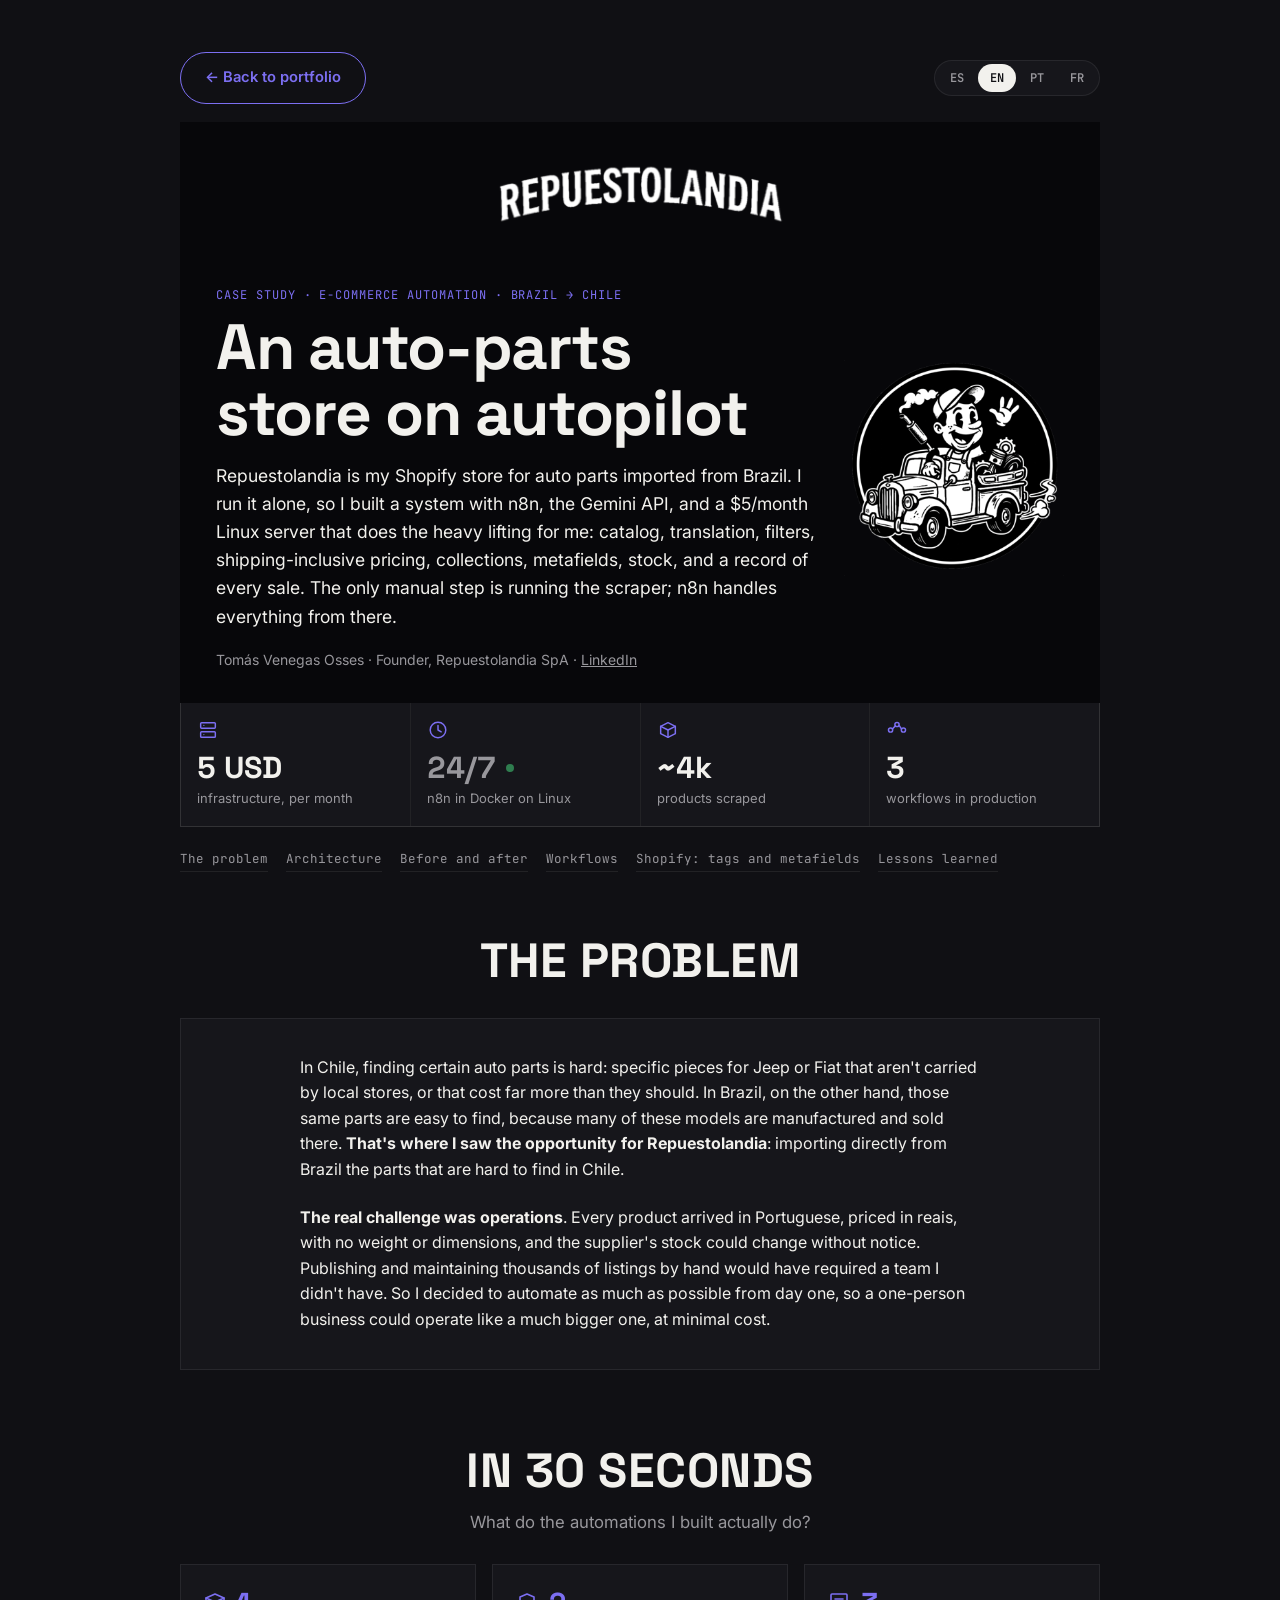
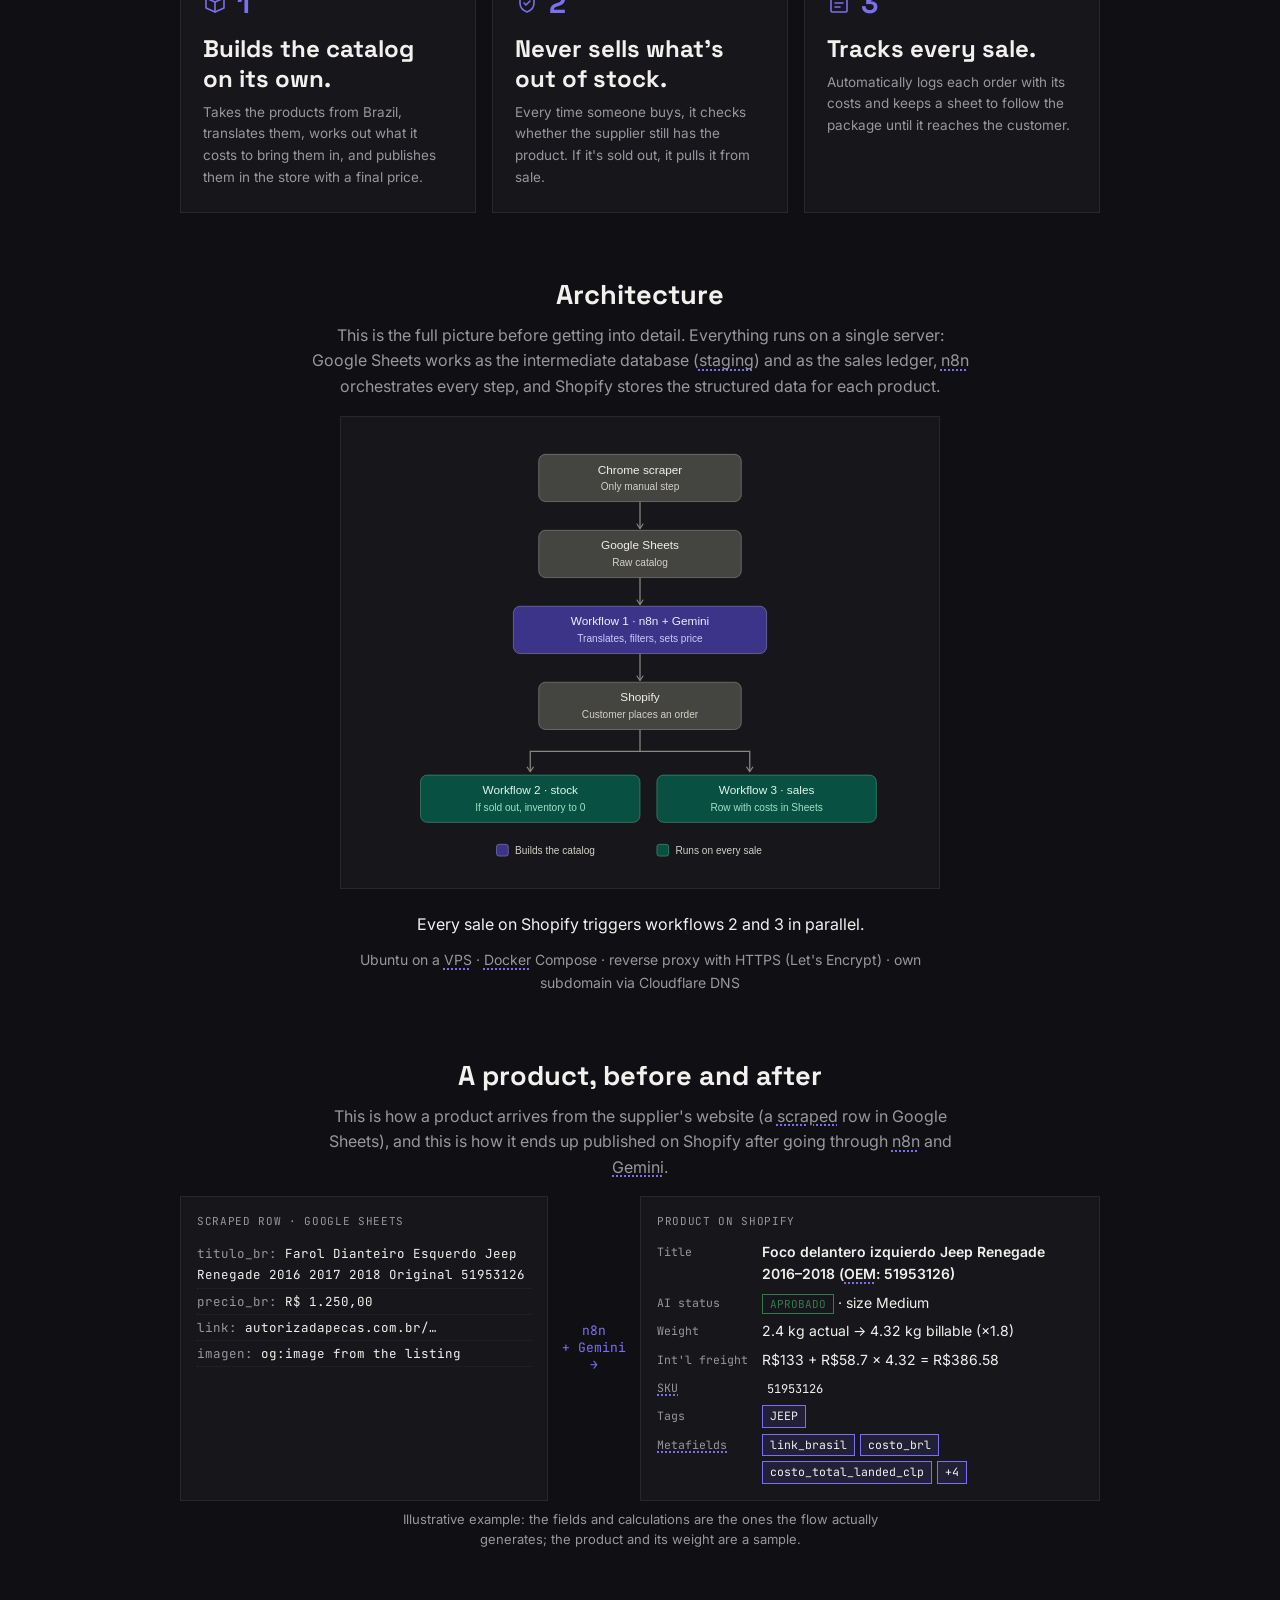
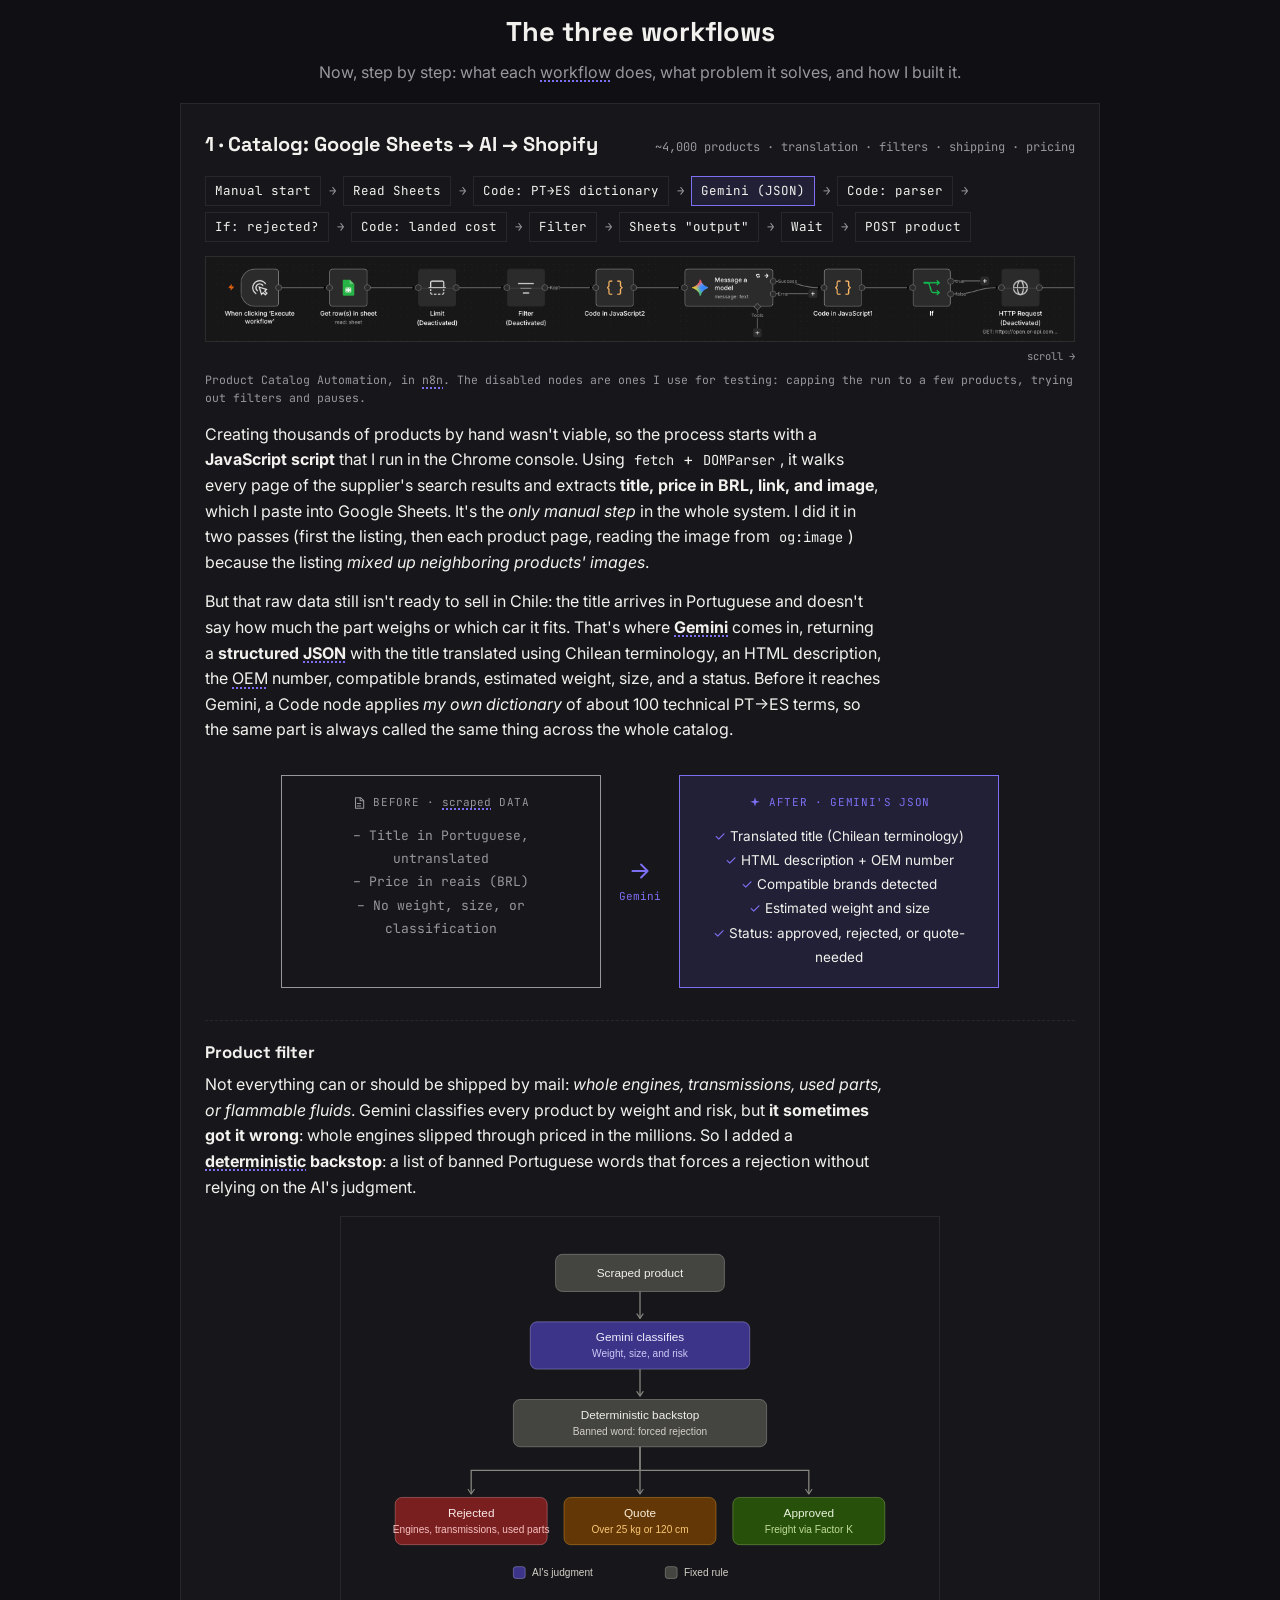
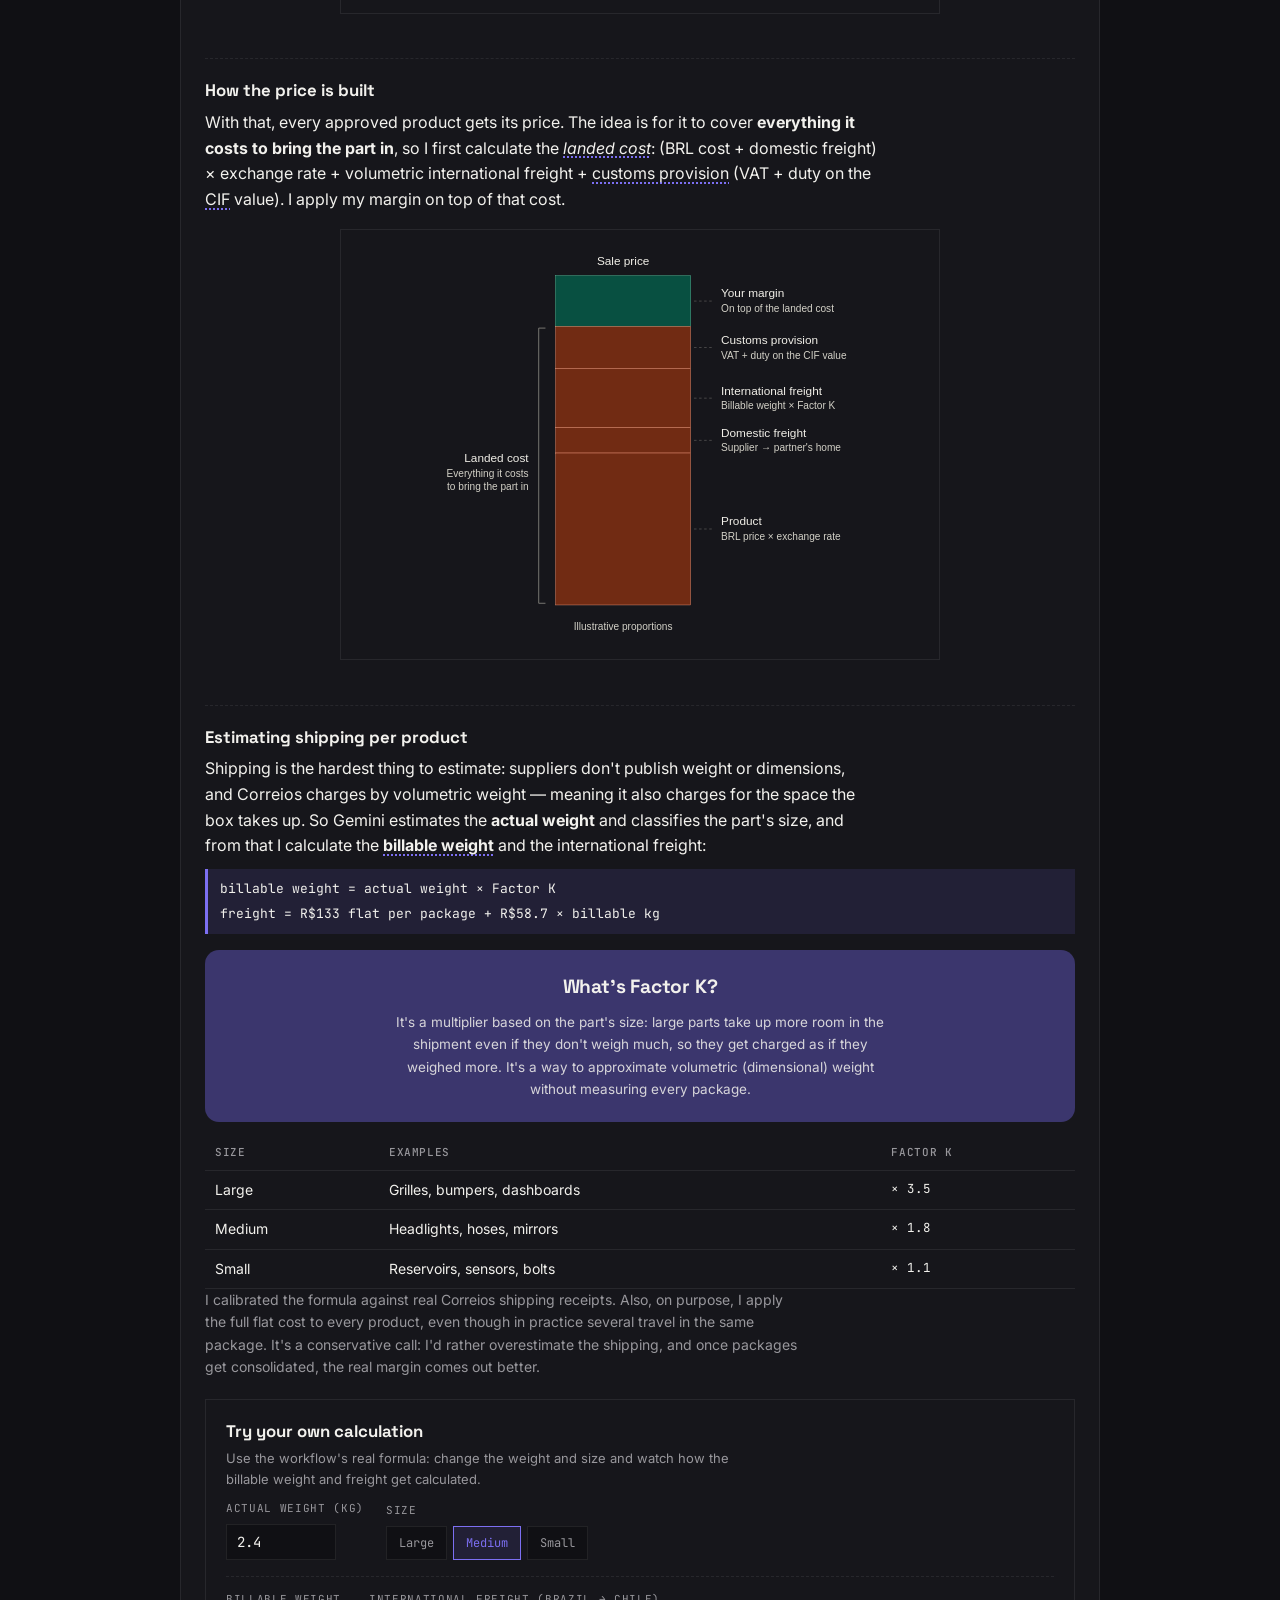
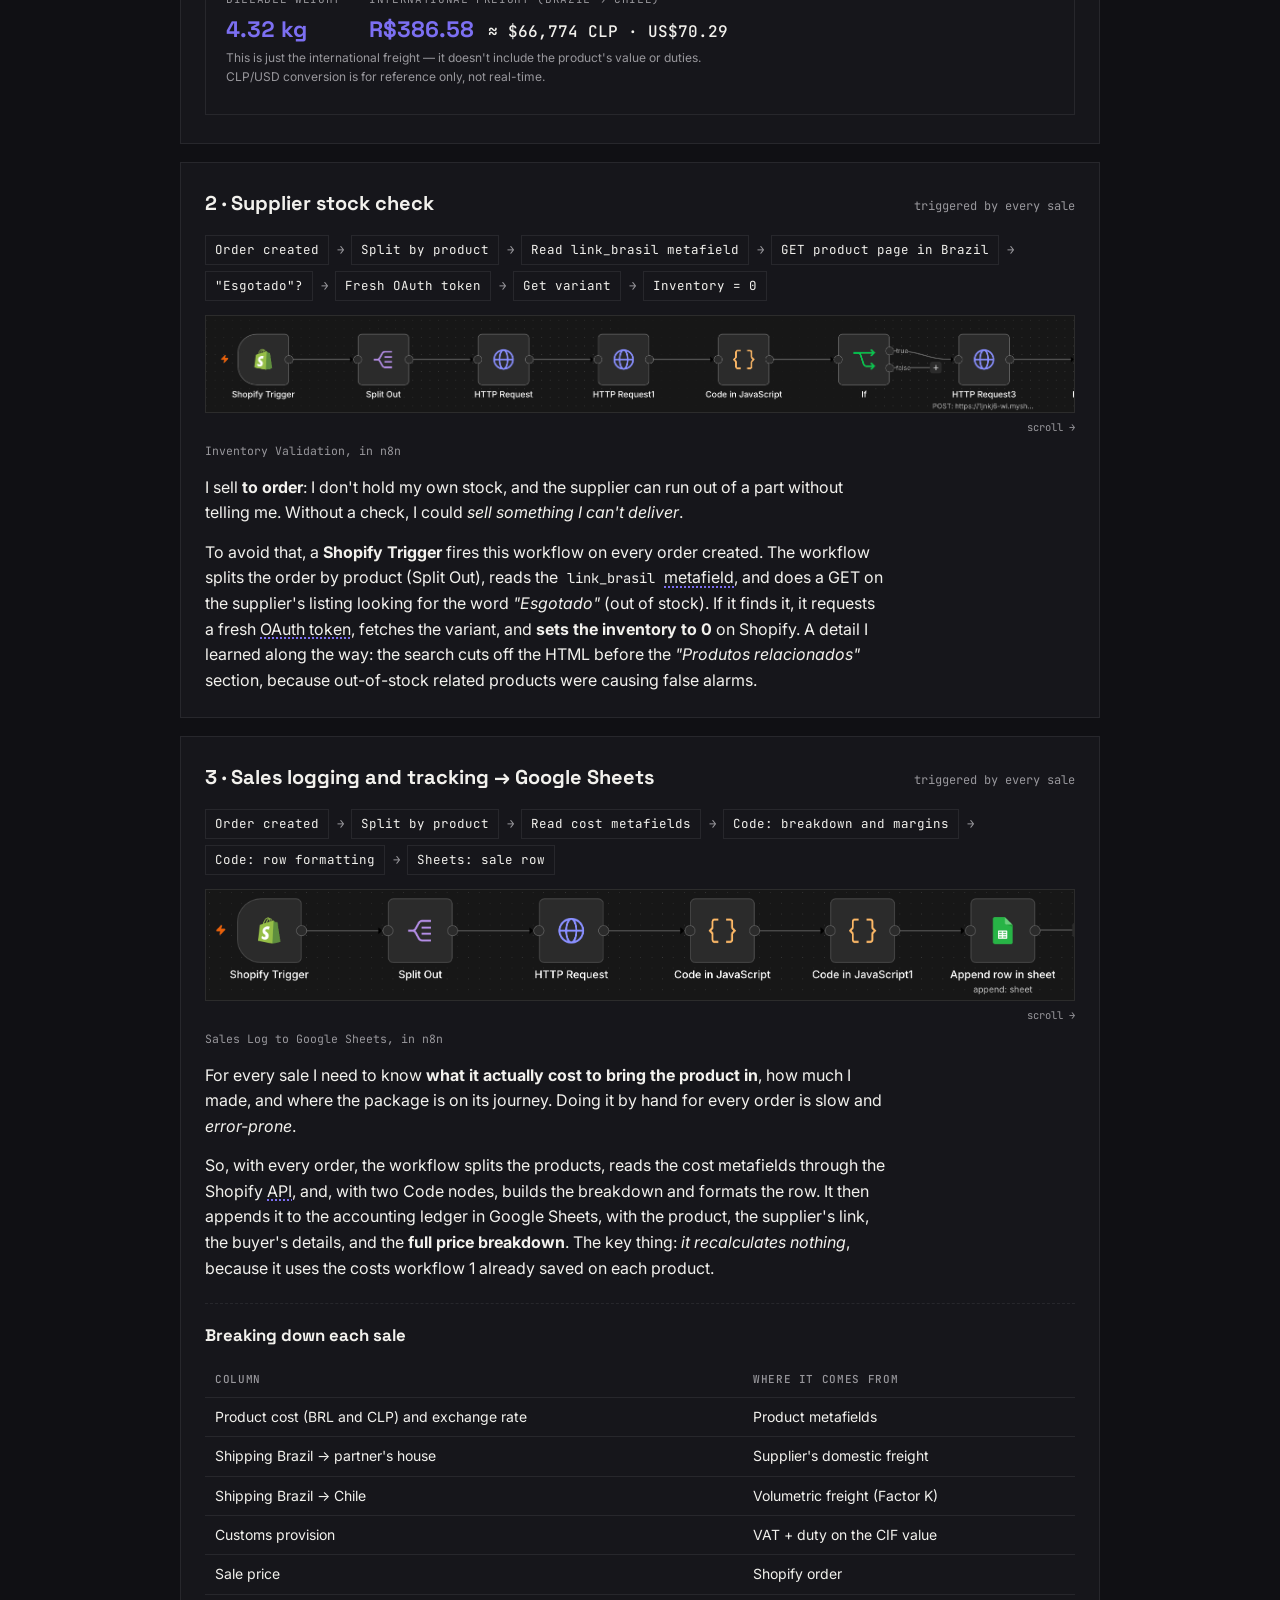
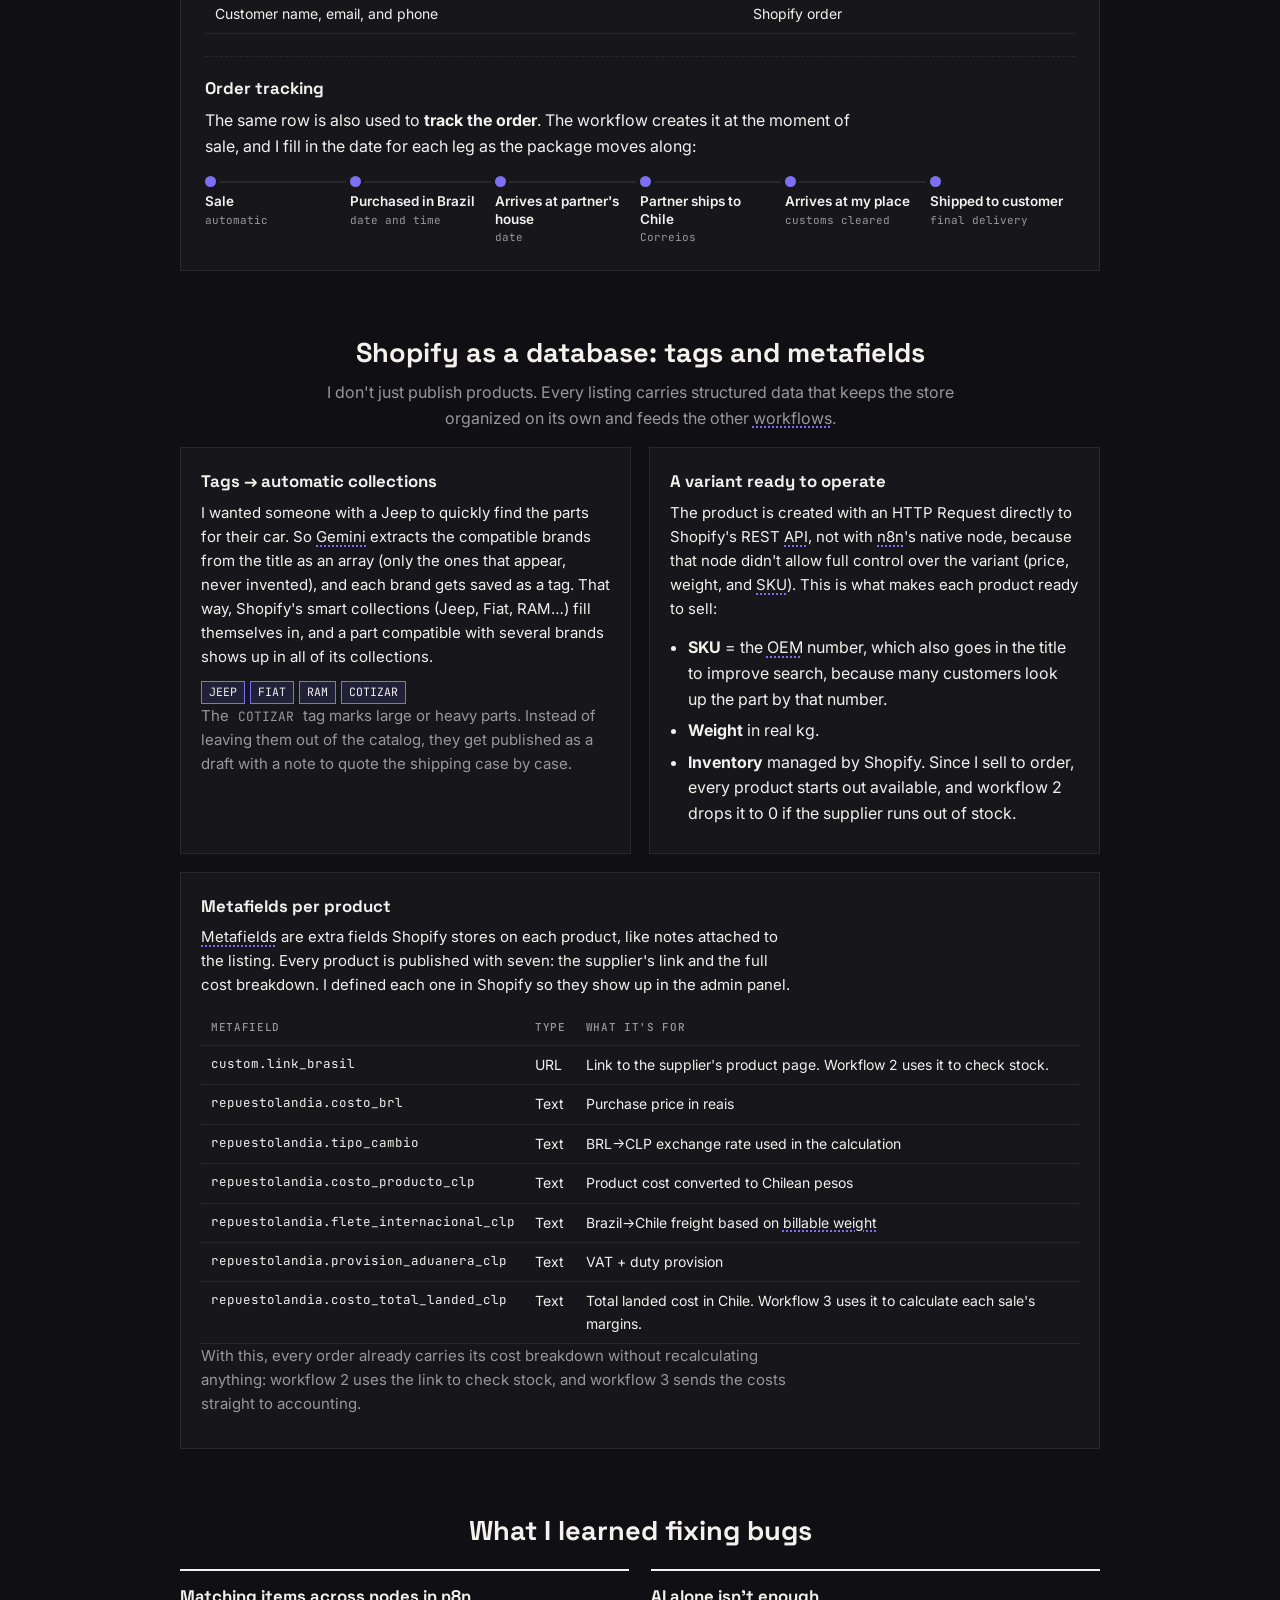
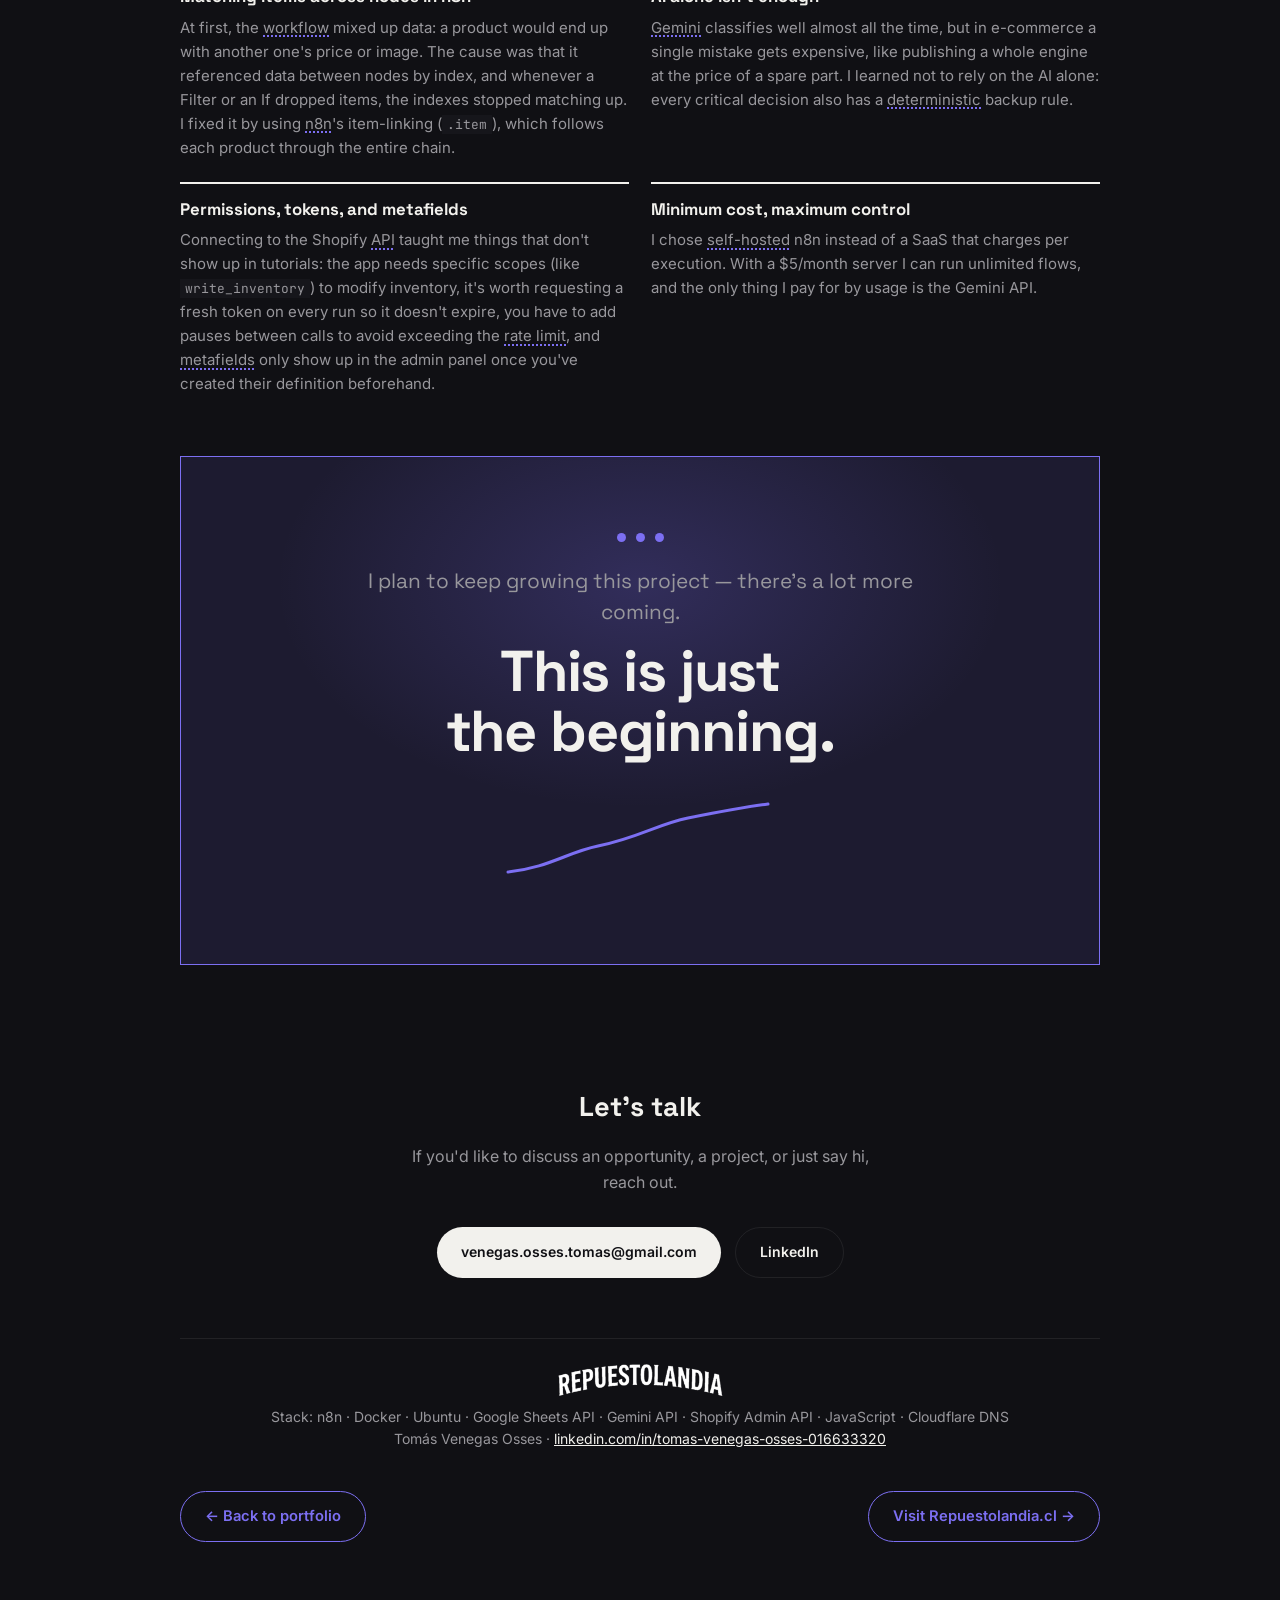
<file: repuestolandia/index.html>
<!doctype html>
<html lang="es">
<head>
<meta charset="utf-8">
<meta name="viewport" content="width=device-width, initial-scale=1, viewport-fit=cover">
<meta name="description" content="Caso técnico: cómo automaticé Repuestolandia con n8n, Gemini, Google Sheets y Shopify.">
<link rel="canonical" href="https://tomas-vo.github.io/personal_website/repuestolandia/">
<link rel="icon" type="image/svg+xml" href="../images/favicon.svg">
<title>Repuestolandia en piloto automático</title>
<meta property="og:type" content="article">
<meta property="og:url" content="https://tomas-vo.github.io/personal_website/repuestolandia/">
<meta property="og:title" content="Repuestolandia en piloto automático">
<meta property="og:description" content="Caso técnico: cómo automaticé Repuestolandia con n8n, Gemini, Google Sheets y Shopify.">
<meta property="og:image" content="https://tomas-vo.github.io/personal_website/repuestolandia/img/logo.png">
<meta name="twitter:card" content="summary_large_image">
<meta name="twitter:title" content="Repuestolandia en piloto automático">
<meta name="twitter:description" content="Caso técnico: cómo automaticé Repuestolandia con n8n, Gemini, Google Sheets y Shopify.">
<meta name="twitter:image" content="https://tomas-vo.github.io/personal_website/repuestolandia/img/logo.png">
<link rel="preconnect" href="https://fonts.googleapis.com">
<link rel="preconnect" href="https://fonts.gstatic.com" crossorigin>
<link rel="stylesheet" href="https://fonts.googleapis.com/css2?family=Space+Grotesk:wght@400;500;600;700&family=Inter:wght@400;500;600&family=JetBrains+Mono:wght@400;500&display=swap">
<style>
:root{
  color-scheme:dark;
  --bg:#101014; --surface:#16161b; --ink:#f2f1ed; --muted:#98979c; --line:rgba(242,241,237,0.08);
  --accent:#7c6ff2; --accent-soft:rgba(124,111,242,0.12); --node:#16161b; --ok:#2F7D4F; --bad:#B23B2E;
  --gloss-hover:#B4ACF8;
  --hero:#07070a; --hero-ink:#f2f1ed; --hero-muted:#98979c;
  --wm-filter:invert(1);
  --display:"Space Grotesk","Helvetica Neue",Arial,sans-serif;
  --body:"Inter","Helvetica Neue",Arial,sans-serif;
  --mono:"JetBrains Mono",ui-monospace,Menlo,Consolas,monospace;
}
*{box-sizing:border-box}
html{scroll-behavior:smooth}
@media (prefers-reduced-motion:reduce){html{scroll-behavior:auto}}
body{background:var(--bg);color:var(--ink);font-family:var(--body);font-size:16px;line-height:1.6;padding-inline:20px;padding-block:20px 64px}
.wrap{max-width:920px;margin:0 auto}
a{color:inherit}
a:focus-visible{outline:2px solid var(--accent);outline-offset:2px}

.progress-line{position:fixed;top:0;left:0;height:2px;width:0%;background:var(--accent);z-index:1000;transition:width .1s linear}

.topbar{display:flex;align-items:center;justify-content:space-between;flex-wrap:wrap;gap:12px;margin:24px 0 18px}
.back{display:inline-flex;align-items:center;gap:8px;padding:13px 24px;border-radius:999px;font-size:.92rem;font-weight:600;font-family:var(--body);background:transparent;border:1px solid var(--accent);color:var(--accent);text-decoration:none;cursor:pointer;transition:transform .3s cubic-bezier(.22,1,.36,1),background .3s ease,color .3s ease}
.footer-bottom-bar{display:flex;align-items:center;justify-content:space-between;flex-wrap:wrap;gap:12px;margin-top:40px}
.back-bottom{margin-top:0}
.back:hover{background:var(--accent);color:var(--bg);transform:translateY(-2px)}
.back:active{transform:scale(.97);transition-duration:.12s}
.lang-switch{display:flex;gap:2px;background:var(--surface);border:1px solid var(--line);border-radius:999px;padding:3px}
.lang-btn{font-family:var(--mono);font-size:12px;font-weight:600;color:var(--muted);background:transparent;border:none;padding:6px 12px;border-radius:999px;cursor:pointer;transition:color .2s ease,background .2s ease}
.lang-btn:hover{color:var(--ink)}
.lang-btn.active{color:var(--bg);background:var(--ink)}

/* scroll reveal */
.reveal{opacity:0;transform:translateY(16px);transition:opacity .7s cubic-bezier(.22,1,.36,1),transform .7s cubic-bezier(.22,1,.36,1)}
.reveal.is-visible{opacity:1;transform:translateY(0)}
@media (prefers-reduced-motion:reduce){
  .hero-video{display:none !important}
  .reveal{transition:opacity .3s ease !important;transform:none !important}
  .lane > *{transition:opacity .3s ease !important;transform:none !important}
  .back:hover,.back:active{transform:none !important}
  .live-dot,.more-coming-dots span,.stat b.counted{animation:none !important;opacity:1 !important;transform:none !important}
  #rlGrowthPath{transition:none !important;stroke-dashoffset:0 !important}
  .growth-dot{transition:none !important;opacity:1 !important;transform:scale(1) !important}
  .shot-hint{transition:none !important}
  .mini-ba-box,.mini-ba-arrow{transition:none !important;opacity:1 !important;transform:none !important}
  .quick-card{transition:none !important;opacity:1 !important;transform:none !important}
  .quick-icon,.quick-num{animation:none !important}
}

/* hero */
.hero{position:relative;background:var(--hero);color:var(--hero-ink);padding:36px 36px 32px;display:grid;grid-template-columns:1fr 220px;gap:28px;align-items:center;overflow:hidden}
.hero-video{position:absolute;inset:0;width:100%;height:100%;object-fit:cover;z-index:0}
.hero-overlay{position:absolute;inset:0;background:linear-gradient(180deg,rgba(7,7,10,.72),rgba(7,7,10,.88));z-index:1}
.hero > *:not(.hero-video):not(.hero-overlay){position:relative;z-index:2}
.hero .wordmark{grid-column:1/-1;width:min(292px,70%);height:auto;display:block;margin:0 auto 8px;filter:invert(1)}
.eyebrow{font-family:var(--mono);font-size:12px;letter-spacing:.08em;text-transform:uppercase;color:var(--accent)}
.hero .eyebrow{margin-top:22px}
h1{font-family:var(--display);font-weight:700;font-size:clamp(2.4rem,6.4vw,4rem);line-height:1.02;margin:10px 0 16px;text-wrap:balance;letter-spacing:-.02em}
.lede{font-size:1.1rem;max-width:56ch;margin:0;color:var(--hero-ink)}
.by{margin-top:18px;font-size:14px;color:var(--hero-muted)}
.hero .logo{width:100%;max-width:220px;height:auto;justify-self:end}

.stats{display:grid;grid-template-columns:repeat(4,1fr);gap:1px;background:var(--line);border:1px solid var(--line);border-top:0}
.stat{background:var(--surface);padding:16px;opacity:0;transform:translateY(10px);transition:opacity .6s cubic-bezier(.22,1,.36,1),transform .6s cubic-bezier(.22,1,.36,1)}
.stats.is-visible .stat{opacity:1;transform:translateY(0)}
.stats.is-visible .stat:nth-child(1){transition-delay:.05s}
.stats.is-visible .stat:nth-child(2){transition-delay:.15s}
.stats.is-visible .stat:nth-child(3){transition-delay:.25s}
.stats.is-visible .stat:nth-child(4){transition-delay:.35s}
.stat-icon{width:22px;height:22px;color:var(--accent);margin-bottom:10px;display:block}
.stat-num-row{display:flex;align-items:center;gap:6px}
.stat b{display:block;font-family:var(--display);font-weight:700;font-size:1.9rem;line-height:1.1;font-variant-numeric:tabular-nums}
.stat b.counted{animation:rlStatPop .4s cubic-bezier(.22,1,.36,1)}
@keyframes rlStatPop{0%{transform:scale(1)}45%{transform:scale(1.1);color:var(--accent)}100%{transform:scale(1)}}
.stat span{font-size:13px;color:var(--muted)}
.live-dot{display:inline-block;width:8px;height:8px;border-radius:50%;background:var(--ok);vertical-align:middle;margin-left:4px;animation:rlPulseDot 1.6s ease-in-out infinite}
@keyframes rlPulseDot{0%,80%,100%{opacity:.35;transform:scale(.8)}40%{opacity:1;transform:scale(1)}}

/* quick summary: 3 steps in 30 seconds */
.quick{margin-top:72px}
.quick-heading{font-family:var(--display);font-weight:700;font-size:clamp(1.3rem,4vw,3rem);line-height:1.2;color:var(--ink);text-align:center;text-transform:uppercase;letter-spacing:.01em;margin:0}
h2.quick-heading{margin:60px 0 6px}
.quick-subheading{font-size:1.05rem;color:var(--muted);text-align:center;margin:10px auto 0}
.problema-box{background:var(--surface);border:1px solid var(--line);padding:36px 40px;margin-top:28px}
.problema-box p{max-width:68ch;margin:0 auto;text-align:left}
.problema-box p+p{margin-top:22px}
.quick-grid{display:grid;grid-template-columns:repeat(3,1fr);gap:16px;margin-top:28px}
.quick-card{background:var(--surface);border:1px solid var(--line);padding:24px 22px;opacity:0;transform:translateY(16px);transition:opacity .6s cubic-bezier(.22,1,.36,1),transform .6s cubic-bezier(.22,1,.36,1),border-color .3s ease}
.quick.is-visible .quick-card{opacity:1;transform:translateY(0)}
.quick.is-visible .quick-card:nth-child(1){transition-delay:.05s}
.quick.is-visible .quick-card:nth-child(2){transition-delay:.2s}
.quick.is-visible .quick-card:nth-child(3){transition-delay:.35s}
.quick.is-visible .quick-card:hover{transform:translateY(-4px);border-color:var(--accent);transition:transform .25s cubic-bezier(.22,1,.36,1),border-color .25s ease}
.quick-top{display:flex;align-items:center;gap:10px;margin-bottom:16px}
.quick-icon{width:24px;height:24px;color:var(--accent);flex-shrink:0}
.quick-num{font-family:var(--display);font-weight:700;font-size:1.8rem;color:var(--accent);line-height:1}
.quick.is-visible .quick-card .quick-icon,.quick.is-visible .quick-card .quick-num{animation:qBounce .5s cubic-bezier(.34,1.56,.64,1)}
.quick.is-visible .quick-card:nth-child(1) .quick-icon{animation-delay:.15s}
.quick.is-visible .quick-card:nth-child(1) .quick-num{animation-delay:.25s}
.quick.is-visible .quick-card:nth-child(2) .quick-icon{animation-delay:.3s}
.quick.is-visible .quick-card:nth-child(2) .quick-num{animation-delay:.4s}
.quick.is-visible .quick-card:nth-child(3) .quick-icon{animation-delay:.45s}
.quick.is-visible .quick-card:nth-child(3) .quick-num{animation-delay:.55s}
@keyframes qBounce{0%{transform:scale(.5)}60%{transform:scale(1.15)}100%{transform:scale(1)}}
.quick-title{font-family:var(--display);font-weight:700;font-size:1.5rem;line-height:1.25;margin:0 0 8px;text-wrap:balance}
.quick-p{font-size:13.5px;line-height:1.6;color:var(--muted);margin:0;max-width:40ch}

nav.toc{display:flex;flex-wrap:wrap;gap:8px 18px;margin-top:22px;font-family:var(--mono);font-size:12.5px}
nav.toc a{color:var(--muted);text-decoration:none;border-bottom:1px solid var(--line);padding-bottom:2px;transition:color .2s ease,border-color .2s ease}
nav.toc a:hover{color:var(--ink);border-color:var(--accent)}
nav.toc a.active{color:var(--accent);border-color:var(--accent)}

h2{font-family:var(--display);font-weight:700;font-size:1.7rem;margin:60px 0 6px;text-wrap:balance;scroll-margin-top:16px}
h3{font-family:var(--display);font-weight:700;font-size:1.25rem;margin:0}
h4{font-family:var(--display);font-weight:700;font-size:1.05rem;margin:0 0 6px}
p{max-width:66ch}
.txt-center{text-align:center;margin-left:auto;margin-right:auto}
.sub{color:var(--muted);margin-top:0}
code{font-family:var(--mono);font-size:.86em;background:var(--node);padding:1px 5px}

/* before / after */
.ba{display:grid;grid-template-columns:1fr auto 1.25fr;gap:14px;align-items:stretch;margin-top:16px}
.ba-col{background:var(--surface);border:1px solid var(--line);padding:16px;min-width:0}
.ba-col .lbl{font-family:var(--mono);font-size:11px;text-transform:uppercase;letter-spacing:.06em;color:var(--muted);margin-bottom:10px}
.ba-mid{align-self:center;font-family:var(--mono);color:var(--accent);font-size:13px;text-align:center;line-height:1.3}
.raw{font-family:var(--mono);font-size:12.5px;line-height:1.7;overflow-wrap:anywhere}
.raw div{border-bottom:1px dotted var(--line);padding-block:2px}
.raw i{font-style:normal;color:var(--muted)}
.prod dl{margin:0;display:grid;grid-template-columns:auto 1fr;gap:6px 14px;font-size:14px}
.prod dt{font-family:var(--mono);font-size:11.5px;color:var(--muted);padding-top:2px}
.prod dd{margin:0;overflow-wrap:anywhere}
.prod .t{font-weight:600}
.chips{display:flex;flex-wrap:wrap;gap:5px}
.chip{font-family:var(--mono);font-size:11.5px;border:1px solid var(--accent);background:var(--accent-soft);padding:1px 7px}
.demo-note{font-size:13px;color:var(--muted);margin-top:8px}

/* workflows */
.wf{background:var(--surface);border:1px solid var(--line);padding:24px;margin-top:18px}
.wf-head{display:flex;flex-wrap:wrap;gap:6px 16px;align-items:baseline;justify-content:space-between}
.tag{font-family:var(--mono);font-size:12px;color:var(--muted)}
.chain{display:flex;flex-wrap:wrap;gap:6px 22px;margin:16px 0 4px;padding:0;list-style:none}
.chain li{position:relative;font-family:var(--mono);font-size:12.5px;background:var(--node);border:1px solid var(--line);padding:4px 9px}
.chain li:not(:last-child)::after{content:"→";position:absolute;right:-17px;top:50%;transform:translateY(-50%);color:var(--muted)}
.chain li.ai{border-color:var(--accent);background:var(--accent-soft)}
.pts{margin:14px 0 0;padding-left:1.1em}
.pts li{margin-bottom:6px;max-width:68ch}
.pts-p{max-width:68ch;margin:14px 0 0}

/* glosario interactivo */
.gloss{display:inline;font:inherit;color:inherit;background:none;border:none;padding:0;margin:0;cursor:pointer;text-decoration:underline;text-decoration-style:dotted;text-decoration-color:var(--accent);text-decoration-thickness:1.5px;text-underline-offset:3px;transition:color .2s ease,text-decoration-color .2s ease,text-decoration-style .2s ease}
.gloss:hover,.gloss:focus-visible,.gloss[aria-expanded="true"]{color:var(--gloss-hover);text-decoration-style:solid;text-decoration-color:var(--gloss-hover)}
.gloss:focus-visible{outline:2px solid var(--accent);outline-offset:2px;border-radius:2px}
.gloss-popover{position:fixed;top:0;left:0;z-index:2000;max-width:320px;background:var(--surface);border:1px solid var(--line);border-radius:12px;padding:14px 34px 14px 16px;box-shadow:0 16px 40px rgba(0,0,0,.5);opacity:0;pointer-events:none}
.gloss-popover.show{opacity:1;pointer-events:auto}
.gloss-popover-term{display:block;font-family:var(--display);font-weight:700;font-size:14px;color:var(--ink);margin-bottom:5px}
.gloss-popover-def{font-size:13.5px;line-height:1.55;color:var(--muted);margin:0}
.gloss-popover-close{position:absolute;top:6px;right:6px;width:26px;height:26px;display:flex;align-items:center;justify-content:center;background:none;border:none;color:var(--muted);cursor:pointer;border-radius:6px;font-size:16px;line-height:1}
.gloss-popover-close:hover{color:var(--ink);background:var(--node)}

/* mini before/after: raw scrape -> Gemini's structured output */
.mini-ba{display:flex;align-items:stretch;justify-content:center;gap:14px;margin:32px 0;flex-wrap:wrap}
.mini-ba-box{flex:1 1 220px;min-width:220px;max-width:320px;text-align:center;background:var(--node);border:1px solid var(--muted);padding:18px 20px;opacity:0;transition:opacity .6s cubic-bezier(.22,1,.36,1),transform .6s cubic-bezier(.22,1,.36,1);transform:translateX(-14px)}
.mini-ba-box-after{border-color:var(--accent);background:var(--accent-soft);transform:translateX(14px)}
.mini-ba.is-visible .mini-ba-box{opacity:1;transform:translateX(0);transition-delay:.05s}
.mini-ba.is-visible .mini-ba-box-after{transition-delay:.45s}
.mini-ba-label{display:flex;align-items:center;justify-content:center;gap:7px;font-family:var(--mono);font-size:11px;text-transform:uppercase;letter-spacing:.06em;color:var(--muted);margin-bottom:12px}
.mini-ba-box-after .mini-ba-label{color:var(--accent)}
.mini-ba-icon{width:14px;height:14px;flex-shrink:0}
.mini-ba-box:not(.mini-ba-box-after) ul{font-family:var(--mono);color:var(--muted)}
.mini-ba-box ul{list-style:none;margin:0;padding:0;font-size:13px;line-height:1.8}
.mini-ba-box li::before{content:"– ";color:var(--muted)}
.mini-ba-box-after li{color:var(--ink);font-size:13.5px}
.mini-ba-box-after li::before{content:"✓ ";color:var(--accent)}
.mini-ba-arrow{display:flex;flex-direction:column;align-items:center;justify-content:center;gap:4px;font-family:var(--mono);font-size:11px;color:var(--accent);flex-shrink:0;padding:0 4px;opacity:0;transform:scale(.6);transition:opacity .4s ease,transform .4s cubic-bezier(.34,1.56,.64,1)}
.mini-ba.is-visible .mini-ba-arrow{opacity:1;transform:scale(1);transition-delay:.3s}

.tbl{overflow-x:auto;margin-top:14px}
table{border-collapse:collapse;width:100%;min-width:520px;font-size:14px}
th,td{text-align:left;padding:8px 10px;border-bottom:1px solid var(--line);vertical-align:top}
th{font-family:var(--mono);font-size:11px;text-transform:uppercase;letter-spacing:.06em;color:var(--muted);font-weight:500}
td.n,td.k{font-family:var(--mono);font-size:12.5px;white-space:nowrap}
td.n{font-variant-numeric:tabular-nums}
tbody tr{transition:background .15s ease}
tbody tr:hover{background:var(--node)}
.pill{font-family:var(--mono);font-size:11px;padding:2px 7px;border:1px solid currentColor;white-space:nowrap}
.pill.ok{color:var(--ok)} .pill.bad{color:var(--bad)} .pill.q{color:var(--accent)}

.split{margin-top:22px;padding-top:18px;border-top:1px dashed var(--line)}
.split p{margin:0 0 10px}
.formula{display:flex;flex-direction:column;gap:4px;font-family:var(--mono);font-size:13px;background:var(--accent-soft);border-left:3px solid var(--accent);padding:10px 12px;margin:6px 0 4px;overflow-x:auto}
.note{font-size:14px;color:var(--muted);margin-top:12px}
.fk-callout{background:#3b366d;border-radius:14px;padding:22px 24px;margin:16px 0 4px;text-align:center}
.fk-title{display:block;font-family:var(--display);font-weight:700;font-size:1.2rem;color:var(--ink);margin-bottom:8px;letter-spacing:-.01em}
.fk-callout .fk-body{font-size:13.5px;line-height:1.65;color:var(--ink);opacity:.85;max-width:56ch;margin:0 auto}
@media (max-width: 850px){
  .mini-ba{flex-direction:column;align-items:center}
  .mini-ba-box{width:100%;transform:translateY(-10px)}
  .mini-ba-box-after{transform:translateY(10px)}
  .mini-ba-arrow{flex-direction:row;padding:6px 0}
  .mini-ba-arrow svg{transform:rotate(90deg)}
}

/* interactive freight calculator */
.calc{background:var(--surface);border:1px solid var(--line);padding:18px 20px;margin:20px 0 4px}
.calc-head h4{margin-bottom:4px}
.calc-sub{font-size:13px;color:var(--muted);margin:0 0 14px}
.calc-body{display:flex;flex-wrap:wrap;gap:22px;align-items:flex-end;margin-bottom:16px}
.calc-field{display:flex;flex-direction:column;gap:6px}
.calc-field label,.calc-field-label{font-family:var(--mono);font-size:11px;text-transform:uppercase;letter-spacing:.06em;color:var(--muted)}
.calc-field input{font-family:var(--mono);font-size:14px;background:var(--bg);border:1px solid var(--line);color:var(--ink);padding:8px 10px;width:110px}
.calc-field input:focus-visible{outline:2px solid var(--accent);outline-offset:2px}
.calc-sizes{display:flex;gap:6px}
.calc-size-btn{font-family:var(--mono);font-size:12px;background:var(--bg);border:1px solid var(--line);color:var(--muted);padding:8px 12px;cursor:pointer;transition:color .2s ease,border-color .2s ease,background .2s ease}
.calc-size-btn:hover{color:var(--ink)}
.calc-size-btn.active{color:var(--accent);border-color:var(--accent);background:var(--accent-soft)}
.calc-result{display:flex;gap:28px;flex-wrap:wrap;padding-top:14px;border-top:1px dashed var(--line)}
.calc-result-item{display:flex;flex-direction:column;gap:4px}
.calc-result-item span{font-family:var(--mono);font-size:11px;text-transform:uppercase;letter-spacing:.06em;color:var(--muted)}
.calc-result-item b{font-family:var(--display);font-size:1.4rem;color:var(--accent);font-variant-numeric:tabular-nums}
.calc-result-values{display:flex;align-items:baseline;gap:14px;flex-wrap:wrap}
#calcFreightAlt{font-family:var(--mono);font-size:1rem;font-weight:500;color:var(--ink)}
.calc-footnote{font-size:12px;color:var(--muted);margin:14px 0 0;max-width:60ch}

.track{list-style:none;padding:0;margin:12px 0 0;display:grid;grid-template-columns:repeat(6,1fr);gap:0;counter-reset:t}
.track li{position:relative;padding:22px 8px 0 0;font-size:13.5px;line-height:1.3;counter-increment:t}
.track li::before{content:"";position:absolute;top:5px;left:0;width:11px;height:11px;border-radius:50%;background:var(--accent)}
.track li:not(:last-child)::after{content:"";position:absolute;top:10px;left:14px;right:4px;border-top:2px solid var(--line)}
.track li b{display:block;font-weight:600}
.track li span{font-family:var(--mono);font-size:11px;color:var(--muted)}
@media (max-width:720px){.track{grid-template-columns:1fr;gap:10px}.track li{padding:0 0 0 22px}.track li::before{top:4px}.track li:not(:last-child)::after{left:5px;top:18px;right:auto;bottom:-12px;border-top:0;border-left:2px solid var(--line)}}
.shot{margin:14px 0 4px}
.shot-wrap{position:relative}
.shot-scroll{overflow-x:auto;background:#1B1B1B;border:1px solid var(--line)}
.shot-scroll img{display:block;max-width:none;width:auto}
.shot-hint{display:block;text-align:right;font-family:var(--mono);font-size:10.5px;color:var(--muted);margin-top:6px;opacity:0;transition:opacity .3s ease}
.shot-wrap.scrollable + .shot-hint{opacity:1}
.shot figcaption{font-family:var(--mono);font-size:11.5px;color:var(--muted);margin-top:6px}
/* diagramas SVG inline */
.diagram{margin:16px 0 4px}
.diagram .shot-wrap{max-width:600px;margin-inline:auto}
.diagram .shot-scroll{background:var(--surface);border:1px solid var(--line);padding:12px}
.diagram svg{display:block;width:100%;height:auto;pointer-events:none}
.diagram figcaption{text-align:center}
@media (max-width:720px){.diagram svg{width:640px;max-width:none}}
/* shopify section */
.shop{display:grid;grid-template-columns:1fr 1fr;gap:18px;margin-top:16px}
.shop>*,.lessons>*,.ba>*{min-width:0}
.panel{background:var(--surface);border:1px solid var(--line);padding:20px}
.panel p{font-size:15px;margin:0 0 12px}
.panel.wide{grid-column:1 / -1}

/* lessons */
.lessons{display:grid;grid-template-columns:1fr 1fr;gap:22px;margin-top:16px}
.lesson{border-top:2px solid var(--ink);padding-top:12px}
.lesson h3{font-size:1.05rem;margin-bottom:6px}
.lesson p{margin:0;font-size:15px;color:var(--muted)}

.more-coming{background:var(--accent-soft);border:1px solid var(--accent);padding:76px 32px;margin-top:60px;text-align:center;position:relative;overflow:hidden;transform:scale(.92);transition:opacity 1s cubic-bezier(.22,1,.36,1),transform 1s cubic-bezier(.22,1,.36,1)}
.more-coming::before{content:"";position:absolute;inset:0;background:radial-gradient(ellipse 520px 320px at 50% 25%,rgba(124,111,242,.22),transparent 70%);pointer-events:none}
.more-coming.is-visible{transform:scale(1)}
.more-coming-dots{position:relative;display:flex;gap:10px;justify-content:center;max-width:none;margin:0 auto 24px}
.more-coming-dots span{width:9px;height:9px;border-radius:50%;background:var(--accent);display:inline-block;animation:rlPulseDot 1.4s ease-in-out infinite}
.more-coming-dots span:nth-child(2){animation-delay:.2s}
.more-coming-dots span:nth-child(3){animation-delay:.4s}
.more-coming-lead{position:relative;font-family:var(--display);font-size:clamp(1.05rem,2.2vw,1.3rem);color:var(--muted);max-width:44ch;margin:0 auto 14px;line-height:1.45}
.more-coming-punch{position:relative;font-family:var(--display);font-weight:800;font-size:clamp(2.1rem,5.6vw,3.6rem);color:var(--ink);letter-spacing:-.02em;line-height:1.05;max-width:17ch;margin:0 auto;text-wrap:balance}
.more-coming-chart{position:relative;max-width:280px;margin:36px auto 0}
.more-coming-chart svg{display:block;width:100%;height:auto;overflow:visible}
#rlGrowthPath{stroke:var(--accent)}
.growth-dot{fill:var(--ink);opacity:0;transform:scale(0);transform-box:fill-box;transform-origin:center;transition:opacity .35s ease,transform .35s cubic-bezier(.34,1.56,.64,1)}
.growth-dot.show{opacity:1;transform:scale(1)}
.growth-dot-end{fill:var(--accent)}

.contact-cta{text-align:center;margin-top:60px;display:flex;flex-direction:column;align-items:center}
.contact-cta p{color:var(--muted);max-width:46ch;margin:10px 0 32px}
.contact-actions{display:flex;gap:14px;flex-wrap:wrap;justify-content:center}
.rl-btn{display:inline-flex;align-items:center;gap:8px;padding:13px 24px;border-radius:999px;font-size:14px;font-weight:600;font-family:var(--body);background:transparent;border:none;text-decoration:none;cursor:pointer;transition:transform .3s cubic-bezier(.22,1,.36,1),background .3s ease,border-color .3s ease,color .3s ease}
.rl-btn-primary{background:var(--ink);color:var(--bg)}
.rl-btn-primary:hover{transform:translateY(-2px)}
.rl-btn-ghost{border:1px solid var(--line);color:var(--ink)}
.rl-btn-ghost:hover{border-color:var(--muted);transform:translateY(-2px)}
.contact-email{position:relative}
.contact-copied-tip{position:absolute;top:-36px;left:50%;transform:translateX(-50%) translateY(4px);background:var(--ink);color:var(--bg);font-size:12px;font-weight:600;padding:5px 12px;border-radius:6px;white-space:nowrap;opacity:0;pointer-events:none;transition:opacity .2s ease,transform .2s ease}
.contact-copied-tip.show{opacity:1;transform:translateX(-50%) translateY(0)}

footer{margin-top:60px;padding-top:20px;border-top:1px solid var(--line);font-size:14px;color:var(--muted);text-align:center}
footer .wm{width:170px;height:auto;filter:var(--wm-filter);display:block;margin:0 auto 6px}
footer a{color:var(--ink)}

@media (max-width:720px){
  .hero{grid-template-columns:1fr;padding:24px 20px}
  .hero .wordmark{width:min(260px,80%)}
  .hero .logo{justify-self:center;max-width:170px;margin:0 auto 8px}
  .hero-text{order:1}
  .stats{grid-template-columns:1fr 1fr}
  .quick-grid{grid-template-columns:1fr}
  .problema-box{padding:22px 20px}
  .ba{grid-template-columns:1fr}
  .ba-mid{transform:rotate(90deg);justify-self:center}
  .shop,.lessons{grid-template-columns:1fr}
}

</style>
</head>
<body>

<div class="progress-line" id="rlProgress"></div>

<div class="wrap">

<div class="topbar">
  <a class="back" href="../index.html" data-i18n="back_link">&larr; Volver al portafolio</a>
  <div class="lang-switch" id="rlLangSwitch">
    <button class="lang-btn" data-lang="es" aria-label="Español" aria-pressed="false">ES</button>
    <button class="lang-btn" data-lang="en" aria-label="English" aria-pressed="false">EN</button>
    <button class="lang-btn" data-lang="pt" aria-label="Português" aria-pressed="false">PT</button>
    <button class="lang-btn" data-lang="fr" aria-label="Français" aria-pressed="false">FR</button>
  </div>
</div>

<header class="hero">
  <video class="hero-video" id="rlHeroVideo" muted loop playsinline aria-hidden="true"></video>
  <div class="hero-overlay" aria-hidden="true"></div>
  <img class="wordmark" src="img/wordmark.png" alt="Repuestolandia" width="600" height="145">
  <div class="hero-text">
    <div class="eyebrow" data-i18n="hero_eyebrow">Caso · Automatización e-commerce · Brasil → Chile</div>
    <h1 data-i18n="hero_title">Una tienda de repuestos en piloto automático</h1>
    <p class="lede" data-i18n="hero_lede">Repuestolandia es mi tienda Shopify de repuestos importados desde Brasil. La manejo solo, así que construí un sistema con n8n, la API de Gemini y un servidor Linux de 5 USD al mes que hace el trabajo pesado por mí: catálogo, traducción, filtros, precio con envío incluido, colecciones, metacampos, stock y registro de cada venta. El único paso manual es correr el scraper; desde ahí, todo lo hace n8n.</p>
    <div class="by">Tomás Venegas Osses · <span data-i18n="hero_by_role">Fundador, Repuestolandia SpA</span> · <a href="https://www.linkedin.com/in/tomas-venegas-osses-016633320" target="_blank" rel="noopener noreferrer">LinkedIn</a></div>
  </div>
  <img class="logo" src="img/logo.png" alt="Logo de Repuestolandia: mecánico saludando desde una camioneta antigua cargada de repuestos" width="320" height="314">
</header>

<div class="stats reveal">
  <div class="stat">
    <svg class="stat-icon" viewBox="0 0 24 24" fill="none" stroke="currentColor" stroke-width="1.6" stroke-linecap="round" stroke-linejoin="round" aria-hidden="true"><rect x="4" y="4" width="16" height="6" rx="1"/><rect x="4" y="14" width="16" height="6" rx="1"/><circle cx="7.5" cy="7" r="0.6" fill="currentColor" stroke="none"/><circle cx="7.5" cy="17" r="0.6" fill="currentColor" stroke="none"/></svg>
    <b data-count="5" data-suffix=" USD">5 USD</b><span data-i18n="stat1_label">al mes de infraestructura</span>
  </div>
  <div class="stat">
    <svg class="stat-icon" viewBox="0 0 24 24" fill="none" stroke="currentColor" stroke-width="1.6" stroke-linecap="round" stroke-linejoin="round" aria-hidden="true"><circle cx="12" cy="12" r="8.5"/><path d="M12 7v5l3.5 2"/></svg>
    <span class="stat-num-row"><b data-count="24" data-suffix="/7">24/7</b><span class="live-dot" aria-hidden="true"></span></span><span data-i18n="stat2_label">n8n en Docker sobre Linux</span>
  </div>
  <div class="stat">
    <svg class="stat-icon" viewBox="0 0 24 24" fill="none" stroke="currentColor" stroke-width="1.6" stroke-linecap="round" stroke-linejoin="round" aria-hidden="true"><path d="M4 8l8-4 8 4-8 4-8-4z"/><path d="M4 8v8l8 4 8-4V8"/><path d="M12 12v8"/></svg>
    <b data-count="4" data-prefix="~" data-suffix="k">~4k</b><span data-i18n="stat3_label">productos scrapeados</span>
  </div>
  <div class="stat">
    <svg class="stat-icon" viewBox="0 0 24 24" fill="none" stroke="currentColor" stroke-width="1.6" stroke-linecap="round" stroke-linejoin="round" aria-hidden="true"><circle cx="5" cy="12" r="2.3"/><circle cx="12" cy="6" r="2.3"/><circle cx="19" cy="12" r="2.3"/><path d="M7 11l3.3-3.6M14.7 7.4L17 11"/></svg>
    <b data-count="3">3</b><span data-i18n="stat4_label">workflows en producción</span>
  </div>
</div>

<nav class="toc" aria-label="Secciones">
  <a href="#problema" data-i18n="nav_problema">El problema</a>
  <a href="#arquitectura" data-i18n="nav_arquitectura">Arquitectura</a>
  <a href="#ejemplo" data-i18n="nav_ejemplo">Antes y después</a>
  <a href="#workflows" data-i18n="nav_workflows">Workflows</a>
  <a href="#shopify" data-i18n="nav_shopify">Shopify: etiquetas y metacampos</a>
  <a href="#aprendizajes" data-i18n="nav_aprendizajes">Aprendizajes</a>
</nav>

<section class="reveal">
  <h2 id="problema" class="quick-heading" data-i18n="h2_problema">El problema</h2>
  <div class="problema-box">
    <p data-i18n="p_problema">En Chile, conseguir ciertos repuestos es difícil: piezas específicas para Jeep o Fiat que no están en las tiendas locales o que cuestan mucho más de lo razonable. En Brasil, en cambio, esas mismas piezas se consiguen con facilidad, porque muchos de estos modelos se fabrican y se venden allá. <strong>Ahí vi la oportunidad de Repuestolandia</strong>: traer directamente desde Brasil los repuestos difíciles de encontrar.</p>
    <p data-i18n="p_problema_2"><strong>El desafío era la operación</strong>. Cada producto viene en portugués, con precio en reales y sin peso ni medidas, y el stock del proveedor cambia sin aviso. Publicar y mantener miles de productos a mano habría requerido un equipo que no tenía. Por eso decidí automatizar todo lo posible desde el primer día, para que un negocio de una sola persona pudiera operar como uno mucho más grande, con costos mínimos.</p>
  </div>
</section>

<section class="quick reveal">
  <div class="quick-heading" data-i18n="quick_eyebrow">En 30 segundos</div>
  <p class="quick-subheading" data-i18n="quick_subheading">¿Qué hacen las automatizaciones que construí?</p>
  <div class="quick-grid">
    <div class="quick-card">
      <div class="quick-top">
        <svg class="quick-icon" viewBox="0 0 24 24" fill="none" stroke="currentColor" stroke-width="1.6" stroke-linecap="round" stroke-linejoin="round" aria-hidden="true"><path d="M3 7l9-4 9 4-9 4-9-4z"/><path d="M3 7v10l9 4 9-4V7"/><path d="M12 11v10"/></svg>
        <span class="quick-num">1</span>
      </div>
      <h3 class="quick-title" data-i18n="quick1_h">Arma el catálogo solo.</h3>
      <p class="quick-p" data-i18n="quick1_p">Toma los productos de Brasil, los traduce, calcula cuánto cuesta traerlos y los publica en la tienda con su precio final.</p>
    </div>
    <div class="quick-card">
      <div class="quick-top">
        <svg class="quick-icon" viewBox="0 0 24 24" fill="none" stroke="currentColor" stroke-width="1.6" stroke-linecap="round" stroke-linejoin="round" aria-hidden="true"><path d="M12 3l7 3v6c0 4.5-3 7.5-7 9-4-1.5-7-4.5-7-9V6l7-3z"/><path d="M9 12l2 2 4-4"/></svg>
        <span class="quick-num">2</span>
      </div>
      <h3 class="quick-title" data-i18n="quick2_h">Evita vender lo que no hay.</h3>
      <p class="quick-p" data-i18n="quick2_p">Cada vez que alguien compra, revisa si el proveedor todavía tiene el producto. Si se agotó, lo saca de la venta.</p>
    </div>
    <div class="quick-card">
      <div class="quick-top">
        <svg class="quick-icon" viewBox="0 0 24 24" fill="none" stroke="currentColor" stroke-width="1.6" stroke-linecap="round" stroke-linejoin="round" aria-hidden="true"><rect x="4" y="3" width="16" height="18" rx="1"/><path d="M8 8h8M8 12h8M8 16h5"/></svg>
        <span class="quick-num">3</span>
      </div>
      <h3 class="quick-title" data-i18n="quick3_h">Lleva la cuenta de cada venta.</h3>
      <p class="quick-p" data-i18n="quick3_p">Registra automáticamente cada pedido con sus costos y deja una planilla para seguir el paquete hasta que llega al cliente.</p>
    </div>
  </div>
</section>

<section class="reveal">
  <h2 id="arquitectura" class="txt-center" data-i18n="h2_arquitectura">Arquitectura</h2>
  <p class="sub txt-center" data-i18n="sub_arquitectura">Esta es la foto completa antes de entrar en detalle. Todo corre en un solo servidor: Google Sheets funciona como base de datos intermedia (<button class='gloss' type='button' data-term='staging' aria-expanded='false' aria-controls='glossPopover'>staging</button>) y como libro de ventas, <button class='gloss' type='button' data-term='n8n' aria-expanded='false' aria-controls='glossPopover'>n8n</button> orquesta cada paso, y Shopify guarda los datos estructurados de cada producto.</p>
  <figure class="diagram">
    <div class="shot-wrap"><div class="shot-scroll"><svg xmlns="http://www.w3.org/2000/svg" width="100%" viewBox="0 0 680 530" role="img" aria-labelledby="archSvgTitle archSvgDesc"><title id="archSvgTitle" data-i18n="svg_arch_title">Arquitectura de Repuestolandia</title><desc id="archSvgDesc" data-i18n="svg_arch_desc">Del scraper a Shopify; cada venta dispara en paralelo el chequeo de stock y el registro de ventas.</desc><style>
.th{font:500 14px -apple-system,"Segoe UI",Roboto,sans-serif}
.ts{font:400 12px -apple-system,"Segoe UI",Roboto,sans-serif}
.arr{stroke:#888780;stroke-width:1.5;fill:none}
.gray rect{fill:#444441;stroke:#B4B2A9}.gray .th{fill:#F1EFE8}.gray .ts{fill:#D3D1C7}
.purple rect{fill:#3C3489;stroke:#AFA9EC}.purple .th{fill:#EEEDFE}.purple .ts{fill:#CECBF6}
.teal rect{fill:#085041;stroke:#5DCAA5}.teal .th{fill:#E1F5EE}.teal .ts{fill:#9FE1CB}
.lbl{fill:#F1EFE8}.lbls{fill:#D3D1C7}
</style>
<defs><marker id="archArrow" viewBox="0 0 10 10" refX="8" refY="5" markerWidth="6" markerHeight="6" orient="auto-start-reverse"><path d="M2 1L8 5L2 9" fill="none" stroke="#888780" stroke-width="1.5" stroke-linecap="round" stroke-linejoin="round"/></marker></defs>
<g class="gray"><rect x="220" y="30" width="240" height="56" rx="8" stroke-width="0.5"/><text class="th" data-i18n="svg_arch_b1_t" x="340.0" y="48" text-anchor="middle" dominant-baseline="central">Scraper en Chrome</text><text class="ts" data-i18n="svg_arch_b1_s" x="340.0" y="68" text-anchor="middle" dominant-baseline="central">Único paso manual</text></g><line x1="340" y1="86" x2="340" y2="118" class="arr" marker-end="url(#archArrow)"/><g class="gray"><rect x="220" y="120" width="240" height="56" rx="8" stroke-width="0.5"/><text class="th" data-i18n="svg_arch_b2_t" x="340.0" y="138" text-anchor="middle" dominant-baseline="central">Google Sheets</text><text class="ts" data-i18n="svg_arch_b2_s" x="340.0" y="158" text-anchor="middle" dominant-baseline="central">Catálogo crudo</text></g><line x1="340" y1="176" x2="340" y2="208" class="arr" marker-end="url(#archArrow)"/><g class="purple"><rect x="190" y="210" width="300" height="56" rx="8" stroke-width="0.5"/><text class="th" data-i18n="svg_arch_b3_t" x="340.0" y="228" text-anchor="middle" dominant-baseline="central">Workflow 1 · n8n + Gemini</text><text class="ts" data-i18n="svg_arch_b3_s" x="340.0" y="248" text-anchor="middle" dominant-baseline="central">Traduce, filtra y pone precio</text></g><line x1="340" y1="266" x2="340" y2="298" class="arr" marker-end="url(#archArrow)"/><g class="gray"><rect x="220" y="300" width="240" height="56" rx="8" stroke-width="0.5"/><text class="th" data-i18n="svg_arch_b4_t" x="340.0" y="318" text-anchor="middle" dominant-baseline="central">Shopify</text><text class="ts" data-i18n="svg_arch_b4_s" x="340.0" y="338" text-anchor="middle" dominant-baseline="central">Cliente hace un pedido</text></g><path d="M340 356 L340 382 L210 382 L210 406" class="arr" marker-end="url(#archArrow)"/><path d="M340 382 L470 382 L470 406" class="arr" marker-end="url(#archArrow)"/><g class="teal"><rect x="80" y="410" width="260" height="56" rx="8" stroke-width="0.5"/><text class="th" data-i18n="svg_arch_b5_t" x="210.0" y="428" text-anchor="middle" dominant-baseline="central">Workflow 2 · stock</text><text class="ts" data-i18n="svg_arch_b5_s" x="210.0" y="448" text-anchor="middle" dominant-baseline="central">Si se agotó, inventario 0</text></g><g class="teal"><rect x="360" y="410" width="260" height="56" rx="8" stroke-width="0.5"/><text class="th" data-i18n="svg_arch_b6_t" x="490.0" y="428" text-anchor="middle" dominant-baseline="central">Workflow 3 · ventas</text><text class="ts" data-i18n="svg_arch_b6_s" x="490.0" y="448" text-anchor="middle" dominant-baseline="central">Fila con costos en Sheets</text></g><g class="purple"><rect x="170" y="492" width="14" height="14" rx="3" stroke-width="0.5"/></g><text class="ts lbls" data-i18n="svg_arch_leg1" x="192" y="499" dominant-baseline="central">Arma el catálogo</text><g class="teal"><rect x="360" y="492" width="14" height="14" rx="3" stroke-width="0.5"/></g><text class="ts lbls" data-i18n="svg_arch_leg2" x="382" y="499" dominant-baseline="central">Corre con cada venta</text></svg></div></div>
    <span class="shot-hint" data-i18n="shot_hint" aria-hidden="true">desliza →</span>
    <figcaption data-i18n="arch_caption">Cada venta en Shopify dispara los workflows 2 y 3 en paralelo.</figcaption>
  </figure>
  <p class="note txt-center" data-i18n="host_text">Ubuntu en <button class='gloss' type='button' data-term='vps' aria-expanded='false' aria-controls='glossPopover'>VPS</button> · <button class='gloss' type='button' data-term='docker' aria-expanded='false' aria-controls='glossPopover'>Docker</button> Compose · proxy reverso con HTTPS (Let's Encrypt) · subdominio propio vía Cloudflare DNS</p>
</section>

<section class="reveal">
  <h2 id="ejemplo" class="txt-center" data-i18n="h2_ejemplo">Antes y después de un producto</h2>
  <p class="sub txt-center" data-i18n="sub_ejemplo">Así llega un producto desde la web del proveedor (una fila <button class='gloss' type='button' data-term='scraping' aria-expanded='false' aria-controls='glossPopover'>scrapeada</button> en Google Sheets) y así queda publicado en Shopify después de pasar por <button class='gloss' type='button' data-term='n8n' aria-expanded='false' aria-controls='glossPopover'>n8n</button> y <button class='gloss' type='button' data-term='gemini' aria-expanded='false' aria-controls='glossPopover'>Gemini</button>.</p>
  <div class="ba">
    <div class="ba-col">
      <div class="lbl" data-i18n="ba_lbl_before">Fila scrapeada · Google Sheets</div>
      <div class="raw">
        <div><i>titulo_br:</i> Farol Dianteiro Esquerdo Jeep Renegade 2016 2017 2018 Original 51953126</div>
        <div><i>precio_br:</i> R$ 1.250,00</div>
        <div><i>link:</i> autorizadapecas.com.br/…</div>
        <div><i>imagen:</i> og:image <span data-i18n="dd_img_val">de la ficha</span></div>
      </div>
    </div>
    <div class="ba-mid" aria-hidden="true">n8n<br>+ Gemini<br>→</div>
    <div class="ba-col prod">
      <div class="lbl" data-i18n="ba_lbl_after">Producto en Shopify</div>
      <dl>
        <dt data-i18n="dl_titulo">Título</dt><dd class="t">Foco delantero izquierdo Jeep Renegade 2016–2018 (<button class='gloss' type='button' data-term='oem' aria-expanded='false' aria-controls='glossPopover'>OEM</button>: 51953126)</dd>
        <dt data-i18n="dl_estado_ia">Estado IA</dt><dd><span class="pill ok">APROBADO</span> · <span data-i18n="dd_size_label">tamaño</span> <span data-i18n="dd_size_val">Media</span></dd>
        <dt data-i18n="dl_peso">Peso</dt><dd data-i18n="dd_peso_val">2,4 kg real → 4,32 kg cobrable (×1,8)</dd>
        <dt data-i18n="dl_flete">Flete int.</dt><dd data-i18n="dd_flete_val">R$133 + R$58,7 × 4,32 = R$386,58</dd>
        <dt data-i18n="dl_sku"><button class='gloss' type='button' data-term='sku' aria-expanded='false' aria-controls='glossPopover'>SKU</button></dt><dd><code>51953126</code></dd>
        <dt data-i18n="dl_etiquetas">Etiquetas</dt><dd class="chips"><span class="chip">JEEP</span></dd>
        <dt data-i18n="dl_metacampos"><button class='gloss' type='button' data-term='metafields' aria-expanded='false' aria-controls='glossPopover'>Metacampos</button></dt><dd class="chips"><span class="chip">link_brasil</span><span class="chip">costo_brl</span><span class="chip">costo_total_landed_clp</span><span class="chip">+4</span></dd>
      </dl>
    </div>
  </div>
  <p class="demo-note txt-center" data-i18n="demo_note">Ejemplo ilustrativo: los campos y cálculos son los que genera el flujo; el producto y su peso son de muestra.</p>
</section>

<section>
  <div class="reveal">
    <h2 id="workflows" class="txt-center" data-i18n="h2_workflows">Los tres workflows</h2>
    <p class="sub txt-center" data-i18n="sub_workflows">Ahora, paso a paso: qué hace cada <button class='gloss' type='button' data-term='workflow' aria-expanded='false' aria-controls='glossPopover'>workflow</button>, qué problema resuelve y cómo lo construí.</p>
  </div>

  <article class="wf reveal">
    <div class="wf-head"><h3 data-i18n="wf1_title">1 · Catálogo: Google Sheets → IA → Shopify</h3><span class="tag" data-i18n="wf1_tag">~4.000 productos · traducción · filtros · envío · precio</span></div>
    <ul class="chain" aria-label="Pasos del workflow">
      <li data-i18n="wf1_c1">Inicio manual</li>
      <li data-i18n="wf1_c2">Leer Sheets</li>
      <li data-i18n="wf1_c3">Code: diccionario PT→ES</li>
      <li class="ai" data-i18n="wf1_c4">Gemini (JSON)</li>
      <li data-i18n="wf1_c5">Code: parser</li>
      <li data-i18n="wf1_c6">If: ¿rechazado?</li>
      <li data-i18n="wf1_c7">Code: costo landed</li>
      <li data-i18n="wf1_c8">Filter</li>
      <li data-i18n="wf1_c9">Sheets "salida"</li>
      <li data-i18n="wf1_c10">Wait</li>
      <li data-i18n="wf1_c11">POST producto</li>
    </ul>
    <figure class="shot reveal"><div class="shot-wrap"><div class="shot-scroll"><img src="img/wf1.png" alt="Captura del workflow Product Catalog Automation en n8n" width="2242" height="126" style="height:84px"></div></div><span class="shot-hint" data-i18n="shot_hint" aria-hidden="true">desliza →</span><figcaption data-i18n="wf1_caption">Product Catalog Automation, en <button class='gloss' type='button' data-term='n8n' aria-expanded='false' aria-controls='glossPopover'>n8n</button>. Los nodos desactivados los uso para pruebas: limitar a pocos productos, probar filtros y pausas.</figcaption></figure>
    <p class="pts-p" data-i18n="wf1_pt1">Crear miles de productos a mano no era viable, así que el proceso parte con un <strong>script de JavaScript</strong> que corro en la consola de Chrome. Con <code>fetch</code> + <code>DOMParser</code> recorre todas las páginas del buscador del proveedor y extrae <strong>título, precio en BRL, link e imagen</strong>, que pego en Google Sheets. Es el <em>único paso manual</em> de todo el sistema. Lo hice en dos fases (primero el listado, después cada ficha, leyendo la imagen desde <code>og:image</code>) porque en el listado <em>se mezclaban las imágenes de productos vecinos</em>.</p>
    <p class="pts-p" data-i18n="wf1_pt2">Pero ese dato crudo todavía no sirve para vender en Chile: el título viene en portugués y no dice cuánto pesa ni para qué auto es. Ahí entra <strong><button class='gloss' type='button' data-term='gemini' aria-expanded='false' aria-controls='glossPopover'>Gemini</button></strong>, que devuelve un <strong><button class='gloss' type='button' data-term='json' aria-expanded='false' aria-controls='glossPopover'>JSON</button> estructurado</strong> con el título traducido con terminología chilena, una descripción HTML, el número <button class='gloss' type='button' data-term='oem' aria-expanded='false' aria-controls='glossPopover'>OEM</button>, las marcas compatibles, el peso estimado, el tamaño y un estado. Antes de llegar a Gemini, un nodo Code aplica <em>mi propio diccionario</em> de unos 100 términos técnicos PT→ES, para que una misma pieza se llame igual en todo el catálogo.</p>

    <div class="mini-ba">
      <div class="mini-ba-box">
        <span class="mini-ba-label"><svg class="mini-ba-icon" viewBox="0 0 24 24" fill="none" stroke="currentColor" stroke-width="1.8" stroke-linecap="round" stroke-linejoin="round" aria-hidden="true"><path d="M6 3h9l5 5v13H6z"/><path d="M14 3v5h5"/><path d="M9 13h6M9 17h6"/></svg><span data-i18n="mba_before_label">Antes · dato <button class='gloss' type='button' data-term='scraping' aria-expanded='false' aria-controls='glossPopover'>scrapeado</button></span></span>
        <ul>
          <li data-i18n="mba_before_1">Título en portugués, sin traducir</li>
          <li data-i18n="mba_before_2">Precio en reales (BRL)</li>
          <li data-i18n="mba_before_3">Sin peso, tamaño ni clasificación</li>
        </ul>
      </div>
      <div class="mini-ba-arrow" aria-hidden="true">
        <svg width="26" height="26" viewBox="0 0 24 24" fill="none" stroke="currentColor" stroke-width="1.8" stroke-linecap="round" stroke-linejoin="round"><path d="M5 12h13"/><path d="M13 6l6 6-6 6"/></svg>
        <span>Gemini</span>
      </div>
      <div class="mini-ba-box mini-ba-box-after">
        <span class="mini-ba-label"><svg class="mini-ba-icon" viewBox="0 0 24 24" fill="currentColor" aria-hidden="true"><path d="M12 2l1.8 6.2L20 10l-6.2 1.8L12 18l-1.8-6.2L4 10l6.2-1.8L12 2z"/></svg><span data-i18n="mba_after_label">Después · JSON de Gemini</span></span>
        <ul>
          <li data-i18n="mba_after_1">Título traducido (terminología chilena)</li>
          <li data-i18n="mba_after_2">Descripción HTML + número OEM</li>
          <li data-i18n="mba_after_3">Marcas compatibles detectadas</li>
          <li data-i18n="mba_after_4">Peso y tamaño estimados</li>
          <li data-i18n="mba_after_5">Estado: aprobado, rechazado o cotizar</li>
        </ul>
      </div>
    </div>

    <div class="split">
    <h4 data-i18n="h4_filtro">Filtro de productos</h4>
    <p class="pts-p" data-i18n="wf1_pt3">No todo se puede o conviene traer por correo: <em>motores completos, cajas de cambio, piezas usadas o fluidos inflamables</em>. Gemini clasifica cada producto por peso y riesgo, pero <strong>a veces fallaba</strong>: se colaron motores completos con precios de millones. Por eso agregué un <strong>respaldo <button class='gloss' type='button' data-term='deterministic' aria-expanded='false' aria-controls='glossPopover'>determinístico</button></strong>: una lista de palabras prohibidas en portugués que fuerza el rechazo sin depender del criterio de la IA.</p>

    <figure class="diagram">
      <div class="shot-wrap"><div class="shot-scroll"><svg xmlns="http://www.w3.org/2000/svg" width="100%" viewBox="0 0 680 440" role="img" aria-labelledby="iaSvgTitle iaSvgDesc"><title id="iaSvgTitle" data-i18n="svg_ia_title">Filtro de productos</title><desc id="iaSvgDesc" data-i18n="svg_ia_desc">Gemini clasifica cada producto y una regla fija de palabras prohibidas fuerza el rechazo; el resultado es rechazado, cotizar o aprobado.</desc><style>
.th{font:500 14px -apple-system,"Segoe UI",Roboto,sans-serif}
.ts{font:400 12px -apple-system,"Segoe UI",Roboto,sans-serif}
.arr{stroke:#888780;stroke-width:1.5;fill:none}
.gray rect{fill:#444441;stroke:#B4B2A9}.gray .th{fill:#F1EFE8}.gray .ts{fill:#D3D1C7}
.purple rect{fill:#3C3489;stroke:#AFA9EC}.purple .th{fill:#EEEDFE}.purple .ts{fill:#CECBF6}
.red rect{fill:#791F1F;stroke:#F09595}.red .th{fill:#FCEBEB}.red .ts{fill:#F7C1C1}
.amber rect{fill:#633806;stroke:#EF9F27}.amber .th{fill:#FAEEDA}.amber .ts{fill:#FAC775}
.green rect{fill:#27500A;stroke:#97C459}.green .th{fill:#EAF3DE}.green .ts{fill:#C0DD97}
.lbls{fill:#D3D1C7}
</style>
<defs><marker id="iaArrow" viewBox="0 0 10 10" refX="8" refY="5" markerWidth="6" markerHeight="6" orient="auto-start-reverse"><path d="M2 1L8 5L2 9" fill="none" stroke="#888780" stroke-width="1.5" stroke-linecap="round" stroke-linejoin="round"/></marker></defs>
<g class="gray"><rect x="240" y="30" width="200" height="44" rx="8" stroke-width="0.5"/><text class="th" data-i18n="svg_ia_scraped" x="340.0" y="52.0" text-anchor="middle" dominant-baseline="central">Producto scrapeado</text></g><line x1="340" y1="74" x2="340" y2="106" class="arr" marker-end="url(#iaArrow)"/><g class="purple"><rect x="210" y="110" width="260" height="56" rx="8" stroke-width="0.5"/><text class="th" data-i18n="svg_ia_gemini_t" x="340.0" y="128" text-anchor="middle" dominant-baseline="central">Gemini clasifica</text><text class="ts" data-i18n="svg_ia_gemini_s" x="340.0" y="148" text-anchor="middle" dominant-baseline="central">Peso, tamaño y riesgo</text></g><line x1="340" y1="166" x2="340" y2="198" class="arr" marker-end="url(#iaArrow)"/><g class="gray"><rect x="190" y="202" width="300" height="56" rx="8" stroke-width="0.5"/><text class="th" data-i18n="svg_ia_backstop_t" x="340.0" y="220" text-anchor="middle" dominant-baseline="central">Respaldo determinístico</text><text class="ts" data-i18n="svg_ia_backstop_s" x="340.0" y="240" text-anchor="middle" dominant-baseline="central">Palabra prohibida: rechazo forzado</text></g><path d="M340 258 L340 286 L140 286 L140 314" class="arr" marker-end="url(#iaArrow)"/><line x1="340" y1="258" x2="340" y2="314" class="arr" marker-end="url(#iaArrow)"/><path d="M340 286 L540 286 L540 314" class="arr" marker-end="url(#iaArrow)"/><g class="red"><rect x="50" y="318" width="180" height="56" rx="8" stroke-width="0.5"/><text class="th" data-i18n="svg_ia_rejected_t" x="140.0" y="336" text-anchor="middle" dominant-baseline="central">Rechazado</text><text class="ts" data-i18n="svg_ia_rejected_s" x="140.0" y="356" text-anchor="middle" dominant-baseline="central">Motores, cajas, usados</text></g><g class="amber"><rect x="250" y="318" width="180" height="56" rx="8" stroke-width="0.5"/><text class="th" data-i18n="svg_ia_quote_t" x="340.0" y="336" text-anchor="middle" dominant-baseline="central">Cotizar</text><text class="ts" data-i18n="svg_ia_quote_s" x="340.0" y="356" text-anchor="middle" dominant-baseline="central">Más de 25 kg o 120 cm</text></g><g class="green"><rect x="450" y="318" width="180" height="56" rx="8" stroke-width="0.5"/><text class="th" data-i18n="svg_ia_approved_t" x="540.0" y="336" text-anchor="middle" dominant-baseline="central">Aprobado</text><text class="ts" data-i18n="svg_ia_approved_s" x="540.0" y="356" text-anchor="middle" dominant-baseline="central">Flete por Factor K</text></g><g class="purple"><rect x="190" y="400" width="14" height="14" rx="3" stroke-width="0.5"/></g><text class="ts lbls" data-i18n="svg_ia_leg1" x="212" y="407" dominant-baseline="central">Criterio de la IA</text><g class="gray"><rect x="370" y="400" width="14" height="14" rx="3" stroke-width="0.5"/></g><text class="ts lbls" data-i18n="svg_ia_leg2" x="392" y="407" dominant-baseline="central">Regla fija</text></svg></div></div>
      <span class="shot-hint" data-i18n="shot_hint" aria-hidden="true">desliza →</span>
    </figure>
    </div>

    <div class="split">
    <h4 data-i18n="h4_costo">Cómo se arma el precio</h4>
    <p class="pts-p" data-i18n="wf1_pt4">Con eso, cada producto aprobado recibe su precio. La idea es que cubra <strong>todo lo que cuesta traer la pieza</strong>, así que primero calculo el <em><button class='gloss' type='button' data-term='landedcost' aria-expanded='false' aria-controls='glossPopover'>costo landed</button></em>: (costo BRL + flete interno) × tipo de cambio + flete internacional volumétrico + <button class='gloss' type='button' data-term='customsprovision' aria-expanded='false' aria-controls='glossPopover'>provisión aduanera</button> (IVA + arancel sobre el <button class='gloss' type='button' data-term='cif' aria-expanded='false' aria-controls='glossPopover'>CIF</button>). Sobre ese costo aplico mi margen.</p>

    <figure class="diagram">
      <div class="shot-wrap"><div class="shot-scroll"><svg xmlns="http://www.w3.org/2000/svg" width="100%" viewBox="0 0 680 480" role="img" aria-labelledby="clSvgTitle clSvgDesc"><title id="clSvgTitle" data-i18n="svg_cl_title">Cómo se arma el precio</title><desc id="clSvgDesc" data-i18n="svg_cl_desc">Barra apilada: producto, flete interno, flete internacional y provisión aduanera forman el costo landed; encima va el margen.</desc><style>
.th{font:500 14px -apple-system,"Segoe UI",Roboto,sans-serif}
.ts{font:400 12px -apple-system,"Segoe UI",Roboto,sans-serif}
.teal rect{fill:#085041;stroke:#5DCAA5}
.coral rect{fill:#712B13;stroke:#F0997B}
.lbl{fill:#F1EFE8}.lbls{fill:#D3D1C7}
</style>
<text class="th lbl" data-i18n="svg_cl_top" x="320" y="22" text-anchor="middle" dominant-baseline="central">Precio de venta</text><g class="teal"><rect x="240" y="40" width="160" height="60" stroke-width="0.5"/></g><line x1="404" y1="70.0" x2="428" y2="70.0" stroke="#888780" stroke-width="0.5" stroke-dasharray="3 3"/><text class="th lbl" data-i18n="svg_cl_margin_t" x="436" y="61.0" dominant-baseline="central">Tu margen</text><text class="ts lbls" data-i18n="svg_cl_margin_s" x="436" y="79.0" dominant-baseline="central">Sobre el costo landed</text><g class="coral"><rect x="240" y="100" width="160" height="50" stroke-width="0.5"/></g><line x1="404" y1="125.0" x2="428" y2="125.0" stroke="#888780" stroke-width="0.5" stroke-dasharray="3 3"/><text class="th lbl" data-i18n="svg_cl_customs_t" x="436" y="116.0" dominant-baseline="central">Provisión aduanera</text><text class="ts lbls" data-i18n="svg_cl_customs_s" x="436" y="134.0" dominant-baseline="central">IVA + arancel sobre el CIF</text><g class="coral"><rect x="240" y="150" width="160" height="70" stroke-width="0.5"/></g><line x1="404" y1="185.0" x2="428" y2="185.0" stroke="#888780" stroke-width="0.5" stroke-dasharray="3 3"/><text class="th lbl" data-i18n="svg_cl_intl_t" x="436" y="176.0" dominant-baseline="central">Flete internacional</text><text class="ts lbls" data-i18n="svg_cl_intl_s" x="436" y="194.0" dominant-baseline="central">Peso cobrable × Factor K</text><g class="coral"><rect x="240" y="220" width="160" height="30" stroke-width="0.5"/></g><line x1="404" y1="235.0" x2="428" y2="235.0" stroke="#888780" stroke-width="0.5" stroke-dasharray="3 3"/><text class="th lbl" data-i18n="svg_cl_local_t" x="436" y="226.0" dominant-baseline="central">Flete interno</text><text class="ts lbls" data-i18n="svg_cl_local_s" x="436" y="244.0" dominant-baseline="central">Proveedor → casa del socio</text><g class="coral"><rect x="240" y="250" width="160" height="180" stroke-width="0.5"/></g><line x1="404" y1="340.0" x2="428" y2="340.0" stroke="#888780" stroke-width="0.5" stroke-dasharray="3 3"/><text class="th lbl" data-i18n="svg_cl_product_t" x="436" y="331.0" dominant-baseline="central">Producto</text><text class="ts lbls" data-i18n="svg_cl_product_s" x="436" y="349.0" dominant-baseline="central">Precio BRL × tipo de cambio</text><path d="M228 102 L220 102 L220 428 L228 428" fill="none" stroke="#888780" stroke-width="1"/><text class="th lbl" data-i18n="svg_cl_bracket_t" x="208" y="256" text-anchor="end" dominant-baseline="central">Costo landed</text><text class="ts lbls" data-i18n="svg_cl_bracket_s1" x="208" y="274" text-anchor="end" dominant-baseline="central">Todo lo que cuesta</text><text class="ts lbls" data-i18n="svg_cl_bracket_s2" x="208" y="290" text-anchor="end" dominant-baseline="central">traer la pieza</text><text class="ts lbls" data-i18n="svg_cl_footnote" x="320" y="456" text-anchor="middle" dominant-baseline="central">Proporciones ilustrativas</text></svg></div></div>
      <span class="shot-hint" data-i18n="shot_hint" aria-hidden="true">desliza →</span>
    </figure>
    </div>

    <div class="split">
      <h4 data-i18n="h4_envio">Estimación del envío por producto</h4>
      <p data-i18n="p_envio">El envío es lo más difícil de estimar: los proveedores no publican peso ni medidas, y Correios cobra por peso volumétrico, es decir, también por el espacio que ocupa la caja. Por eso Gemini estima el <strong>peso real</strong> y clasifica el tamaño de la pieza, y con eso calculo el <strong><button class='gloss' type='button' data-term='billableweight' aria-expanded='false' aria-controls='glossPopover'>peso cobrable</button></strong> y el flete internacional:</p>
      <div class="formula"><span data-i18n="formula1_l1">peso cobrable = peso real × Factor K</span><span data-i18n="formula1_l2">flete = R$133 fijo por paquete + R$58,7 × kg cobrable</span></div>
      <div class="fk-callout">
        <span class="fk-title" data-i18n="factor_k_title">¿Qué es el Factor K?</span>
        <p class="fk-body" data-i18n="factor_k_body">Es un multiplicador según el tamaño de la pieza: las piezas grandes ocupan más espacio en el envío aunque pesen poco, así que se les cobra como si pesaran más. Es la forma de aproximar el peso volumétrico sin medir cada paquete.</p>
      </div>
      <div class="tbl">
        <table>
          <thead><tr><th data-i18n="tbl2_h1">Tamaño</th><th data-i18n="tbl2_h2">Ejemplos</th><th data-i18n="tbl2_h3">Factor K</th></tr></thead>
          <tbody>
            <tr><td data-i18n="tbl2_r1_tamano">Alta</td><td data-i18n="tbl2_r1_ejemplos">Parrillas, parachoques, tableros</td><td class="n" data-i18n="tbl2_r1_k">× 3,5</td></tr>
            <tr><td data-i18n="tbl2_r2_tamano">Media</td><td data-i18n="tbl2_r2_ejemplos">Focos, mangueras, espejos</td><td class="n" data-i18n="tbl2_r2_k">× 1,8</td></tr>
            <tr><td data-i18n="tbl2_r3_tamano">Baja</td><td data-i18n="tbl2_r3_ejemplos">Depósitos, sensores, pernos</td><td class="n" data-i18n="tbl2_r3_k">× 1,1</td></tr>
          </tbody>
        </table>
      </div>
      <p class="note" data-i18n="note_envio">Calibré la fórmula con boletas reales de envíos por Correios. Además, a propósito, aplico el costo fijo completo a cada producto, aunque en la práctica varios viajan en un mismo paquete. Es un criterio conservador: prefiero sobrestimar el envío, y al consolidar paquetes el margen real sale mejor.</p>

      <div class="calc reveal">
        <div class="calc-head">
          <h4 data-i18n="calc_title">Prueba tu propio cálculo</h4>
          <p class="calc-sub" data-i18n="calc_sub">Usa la fórmula real del workflow: cambia el peso y el tamaño y mira cómo se calculan el peso cobrable y el flete.</p>
        </div>
        <div class="calc-body">
          <div class="calc-field">
            <label for="calcWeight" data-i18n="calc_weight_label">Peso real (kg)</label>
            <input type="number" id="calcWeight" min="0.1" max="200" step="0.1" value="2.4" inputmode="decimal">
          </div>
          <div class="calc-field">
            <span class="calc-field-label" data-i18n="calc_size_label">Tamaño</span>
            <div class="calc-sizes" role="group" data-i18n-label="calc_size_label" aria-label="Tamaño">
              <button type="button" class="calc-size-btn" data-factor="3.5" data-i18n="tbl2_r1_tamano">Grande</button>
              <button type="button" class="calc-size-btn active" data-factor="1.8" data-i18n="tbl2_r2_tamano">Medio</button>
              <button type="button" class="calc-size-btn" data-factor="1.1" data-i18n="tbl2_r3_tamano">Pequeño</button>
            </div>
          </div>
        </div>
        <div class="calc-result">
          <div class="calc-result-item">
            <span data-i18n="calc_result_weight">Peso cobrable</span>
            <b id="calcWeightOut">4,32 kg</b>
          </div>
          <div class="calc-result-item">
            <span data-i18n="calc_result_freight">Flete internacional (Brasil → Chile)</span>
            <div class="calc-result-values">
              <b id="calcFreightOut">R$386,58</b>
              <b id="calcFreightAlt">≈ $66.780 CLP · US$70,29</b>
            </div>
          </div>
        </div>
        <p class="calc-footnote" data-i18n="calc_footnote">Esto es solo el flete internacional — no incluye el valor del producto ni impuestos. Conversión a CLP/USD referencial, no en tiempo real.</p>
      </div>
    </div>
  </article>

  <article class="wf reveal">
    <div class="wf-head"><h3 data-i18n="wf2_title">2 · Chequeo de stock con proveedores</h3><span class="tag" data-i18n="wf2_tag">se dispara con cada venta</span></div>
    <ul class="chain" aria-label="Pasos del workflow">
      <li data-i18n="wf2_c1">Pedido creado</li>
      <li data-i18n="wf2_c2">Split por producto</li>
      <li data-i18n="wf2_c3">Leer metacampo link_brasil</li>
      <li data-i18n="wf2_c4">GET ficha en Brasil</li>
      <li data-i18n="wf2_c5">¿"Esgotado"?</li>
      <li data-i18n="wf2_c6">Token OAuth fresco</li>
      <li data-i18n="wf2_c7">Obtener variante</li>
      <li data-i18n="wf2_c8">Inventario = 0</li>
    </ul>
    <figure class="shot reveal"><div class="shot-wrap"><div class="shot-scroll"><img src="img/wf2.png" alt="Captura del workflow Inventory Validation en n8n" width="2345" height="201" style="height:96px"></div></div><span class="shot-hint" data-i18n="shot_hint" aria-hidden="true">desliza →</span><figcaption data-i18n="wf2_caption">Inventory Validation, en n8n</figcaption></figure>
    <p class="pts-p" data-i18n="wf2_pt1">Vendo <strong>bajo pedido</strong>: no tengo stock propio, y el proveedor puede quedarse sin una pieza sin avisarme. Sin un control, podría <em>vender algo que no puedo entregar</em>.</p>
    <p class="pts-p" data-i18n="wf2_pt2">Para evitarlo, un <strong>Shopify Trigger</strong> activa este workflow con cada pedido creado. El workflow separa el pedido por producto (Split Out), lee el <button class='gloss' type='button' data-term='metafields' aria-expanded='false' aria-controls='glossPopover'>metacampo</button> <code>link_brasil</code> y hace un GET a la ficha del proveedor buscando la palabra <em>"Esgotado"</em> (agotado). Si la encuentra, pide un <button class='gloss' type='button' data-term='oauthtoken' aria-expanded='false' aria-controls='glossPopover'>token OAuth</button> nuevo, obtiene la variante y <strong>deja el inventario en 0</strong> en Shopify. Un detalle que aprendí en el camino: la búsqueda corta el HTML antes de la sección <em>"Produtos relacionados"</em>, porque los productos relacionados agotados daban falsas alarmas.</p>
  </article>

  <article class="wf reveal">
    <div class="wf-head"><h3 data-i18n="wf3_title">3 · Registro de ventas y seguimiento → Google Sheets</h3><span class="tag" data-i18n="wf2_tag">se dispara con cada venta</span></div>
    <ul class="chain" aria-label="Pasos del workflow">
      <li data-i18n="wf2_c1">Pedido creado</li>
      <li data-i18n="wf2_c2">Split por producto</li>
      <li data-i18n="wf3_c3">Leer metacampos de costo</li>
      <li data-i18n="wf3_c4">Code: desglose y márgenes</li>
      <li data-i18n="wf3_c5">Code: formato de fila</li>
      <li data-i18n="wf3_c6">Sheets: fila de venta</li>
    </ul>
    <figure class="shot reveal"><div class="shot-wrap"><div class="shot-scroll"><img src="img/wf3.png" alt="Captura del workflow Registro de Ventas Google Sheets en n8n" width="2361" height="292" style="height:110px"></div></div><span class="shot-hint" data-i18n="shot_hint" aria-hidden="true">desliza →</span><figcaption data-i18n="wf3_caption">Registro de Ventas Google Sheets, en n8n</figcaption></figure>
    <p class="pts-p" data-i18n="wf3_pt1">En cada venta necesito saber <strong>cuánto costó realmente traer el producto</strong>, cuánto gané y en qué parte del viaje va el paquete. Hacerlo a mano en cada pedido es lento y <em>propenso a errores</em>.</p>
    <p class="pts-p" data-i18n="wf3_pt2">Por eso, con cada pedido, el workflow separa los productos, lee los metacampos de costo con la <button class='gloss' type='button' data-term='api' aria-expanded='false' aria-controls='glossPopover'>API</button> de Shopify y, con dos nodos Code, arma el desglose y le da formato a la fila. Después la agrega (append) al libro de contabilidad en Google Sheets, con el producto, el link del proveedor, los datos del comprador y el <strong>desglose completo del precio</strong>. Lo clave: <em>no recalcula nada</em>, porque usa los costos que el workflow 1 ya guardó en cada producto.</p>

    <div class="split">
      <h4 data-i18n="h4_desglose">Desglose de cada venta</h4>
      <div class="tbl">
        <table>
          <thead><tr><th data-i18n="tbl3_h1">Columna</th><th data-i18n="tbl3_h2">De dónde sale</th></tr></thead>
          <tbody>
            <tr><td data-i18n="tbl3_r1">Costo del producto (BRL y CLP) y tipo de cambio</td><td data-i18n="tbl3_r1b">Metacampos del producto</td></tr>
            <tr><td data-i18n="tbl3_r2">Envío Brasil → casa del socio</td><td data-i18n="tbl3_r2b">Flete interno del proveedor</td></tr>
            <tr><td data-i18n="tbl3_r3">Envío Brasil → Chile</td><td data-i18n="tbl3_r3b">Flete volumétrico (Factor K)</td></tr>
            <tr><td data-i18n="tbl3_r4">Provisión aduanera</td><td data-i18n="tbl3_r4b">IVA + arancel sobre el CIF</td></tr>
            <tr><td data-i18n="tbl3_r5">Precio de venta</td><td data-i18n="tbl3_r5b">Pedido de Shopify</td></tr>
            <tr><td data-i18n="tbl3_r7">Nombre, correo y teléfono del cliente</td><td data-i18n="tbl3_r7b">Pedido de Shopify</td></tr>
          </tbody>
        </table>
      </div>
    </div>

    <div class="split">
      <h4 data-i18n="h4_seguimiento">Seguimiento del pedido</h4>
      <p data-i18n="p_seguimiento">La misma fila sirve para <strong>seguir el pedido</strong>. El workflow la crea al momento de la venta, y yo completo la fecha de cada tramo a medida que avanza el paquete:</p>
      <ol class="track">
        <li><b data-i18n="track1_b">Venta</b><span data-i18n="track1_s">automático</span></li>
        <li><b data-i18n="track2_b">Compra en Brasil</b><span data-i18n="track2_s">fecha y hora</span></li>
        <li><b data-i18n="track3_b">Llega a casa del socio</b><span data-i18n="track3_s">fecha</span></li>
        <li><b data-i18n="track4_b">Socio lo envía a Chile</b><span data-i18n="track4_s">Correios</span></li>
        <li><b data-i18n="track5_b">Llega a mi casa</b><span data-i18n="track5_s">aduana lista</span></li>
        <li><b data-i18n="track6_b">Enviado al cliente</b><span data-i18n="track6_s">entrega final</span></li>
      </ol>
    </div>
  </article>
</section>

<section class="reveal">
  <h2 id="shopify" class="txt-center" data-i18n="h2_shopify">Shopify como base de datos: etiquetas y metacampos</h2>
  <p class="sub txt-center" data-i18n="sub_shopify">No solo publico productos. Cada ficha queda con datos estructurados que ordenan la tienda sola y alimentan a los otros <button class='gloss' type='button' data-term='workflow' aria-expanded='false' aria-controls='glossPopover'>workflows</button>.</p>
  <div class="shop">
    <div class="panel">
      <h4 data-i18n="h4_etiquetas">Etiquetas → colecciones automáticas</h4>
      <p data-i18n="p_etiquetas">Quería que alguien con un Jeep encontrara rápido las piezas para su auto. Por eso <button class='gloss' type='button' data-term='gemini' aria-expanded='false' aria-controls='glossPopover'>Gemini</button> extrae del título las marcas compatibles como un arreglo (solo las que aparecen, nunca las inventa) y cada marca se guarda como etiqueta. Así, las colecciones inteligentes de Shopify (Jeep, Fiat, RAM…) se llenan solas, y una pieza compatible con varias marcas aparece en todas sus colecciones.</p>
      <div class="chips"><span class="chip">JEEP</span><span class="chip">FIAT</span><span class="chip">RAM</span><span class="chip">COTIZAR</span></div>
      <p class="note" data-i18n="note_etiquetas">La etiqueta <code>COTIZAR</code> marca las piezas grandes o pesadas. En vez de sacarlas del catálogo, se publican como borrador con un aviso para cotizar el envío caso a caso.</p>
    </div>
    <div class="panel">
      <h4 data-i18n="h4_variante">Variante lista para operar</h4>
      <p data-i18n="p_variante">El producto se crea con un HTTP Request directo a la <button class='gloss' type='button' data-term='api' aria-expanded='false' aria-controls='glossPopover'>API</button> REST de Shopify, no con el nodo nativo de <button class='gloss' type='button' data-term='n8n' aria-expanded='false' aria-controls='glossPopover'>n8n</button>, porque ese nodo no permitía controlar la variante completa (precio, peso y <button class='gloss' type='button' data-term='sku' aria-expanded='false' aria-controls='glossPopover'>SKU</button>). Así cada producto queda listo para vender:</p>
      <ul class="pts">
        <li data-i18n="pv1"><strong>SKU</strong> = número <button class='gloss' type='button' data-term='oem' aria-expanded='false' aria-controls='glossPopover'>OEM</button>, que también va en el título para mejorar la búsqueda, porque muchos clientes buscan la pieza por ese número.</li>
        <li data-i18n="pv2"><strong>Peso</strong> real en kg.</li>
        <li data-i18n="pv3"><strong>Inventario</strong> gestionado por Shopify. Como vendo bajo pedido, cada producto parte disponible, y el workflow 2 lo baja a 0 si el proveedor se queda sin stock.</li>
      </ul>
    </div>
    <div class="panel wide">
      <h4 data-i18n="h4_meta">Metacampos por producto</h4>
      <p data-i18n="p_meta">Los <button class='gloss' type='button' data-term='metafields' aria-expanded='false' aria-controls='glossPopover'>metacampos</button> son campos extra que Shopify guarda en cada producto, como notas pegadas a la ficha. Cada producto se publica con siete: el link del proveedor y todo el desglose de costos. Definí cada uno en Shopify para que se vean en el panel de administración.</p>
      <div class="tbl">
        <table>
          <thead><tr><th data-i18n="tbl4_h1">Metacampo</th><th data-i18n="tbl4_h2">Tipo</th><th data-i18n="tbl4_h3">Para qué sirve</th></tr></thead>
          <tbody>
            <tr><td class="k">custom.link_brasil</td><td>URL</td><td data-i18n="tbl4_r1">Link a la ficha del proveedor. Lo usa el workflow 2 para revisar el stock.</td></tr>
            <tr><td class="k">repuestolandia.costo_brl</td><td data-i18n="tipo_texto">Texto</td><td data-i18n="tbl4_r2">Precio de compra en reales</td></tr>
            <tr><td class="k">repuestolandia.tipo_cambio</td><td data-i18n="tipo_texto">Texto</td><td data-i18n="tbl4_r3">Tipo de cambio BRL→CLP usado al calcular</td></tr>
            <tr><td class="k">repuestolandia.costo_producto_clp</td><td data-i18n="tipo_texto">Texto</td><td data-i18n="tbl4_r4">Costo del producto convertido a pesos</td></tr>
            <tr><td class="k">repuestolandia.flete_internacional_clp</td><td data-i18n="tipo_texto">Texto</td><td data-i18n="tbl4_r5">Flete Brasil→Chile según <button class='gloss' type='button' data-term='billableweight' aria-expanded='false' aria-controls='glossPopover'>peso cobrable</button></td></tr>
            <tr><td class="k">repuestolandia.provision_aduanera_clp</td><td data-i18n="tipo_texto">Texto</td><td data-i18n="tbl4_r6">Provisión de IVA + arancel</td></tr>
            <tr><td class="k">repuestolandia.costo_total_landed_clp</td><td data-i18n="tipo_texto">Texto</td><td data-i18n="tbl4_r7">Costo total puesto en Chile. Con él, el workflow 3 calcula los márgenes de cada venta.</td></tr>
          </tbody>
        </table>
      </div>
      <p class="note" data-i18n="note_meta">Con esto, cada pedido ya trae su desglose de costos sin volver a calcular nada: el workflow 2 usa el link para revisar el stock, y el workflow 3 pasa los costos directo a la contabilidad.</p>
    </div>
  </div>
</section>

<section class="reveal">
  <h2 id="aprendizajes" class="txt-center" data-i18n="h2_aprendizajes">Lo que aprendí resolviendo bugs</h2>
  <div class="lessons">
    <div class="lesson"><h3 data-i18n="lesson1_h">Emparejamiento de items en n8n</h3><p data-i18n="lesson1_p">Al principio, el <button class='gloss' type='button' data-term='workflow' aria-expanded='false' aria-controls='glossPopover'>workflow</button> mezclaba datos: un producto quedaba con el precio o la imagen de otro. La causa era que referenciaba los datos entre nodos por índice, y cuando un Filter o un If descartaba items, los índices dejaban de coincidir. Lo resolví usando el rastreo de items de <button class='gloss' type='button' data-term='n8n' aria-expanded='false' aria-controls='glossPopover'>n8n</button> (<code>.item</code>), que sigue a cada producto a través de toda la cadena.</p></div>
    <div class="lesson"><h3 data-i18n="lesson2_h">La IA no basta sola</h3><p data-i18n="lesson2_p"><button class='gloss' type='button' data-term='gemini' aria-expanded='false' aria-controls='glossPopover'>Gemini</button> clasifica bien casi siempre, pero en e-commerce un solo error cuesta caro, como publicar un motor completo a precio de repuesto. Aprendí a no depender solo de la IA: toda decisión crítica tiene además una regla <button class='gloss' type='button' data-term='deterministic' aria-expanded='false' aria-controls='glossPopover'>determinística</button> de respaldo.</p></div>
    <div class="lesson"><h3 data-i18n="lesson3_h">Permisos, tokens y metacampos</h3><p data-i18n="lesson3_p">Conectarme a la <button class='gloss' type='button' data-term='api' aria-expanded='false' aria-controls='glossPopover'>API</button> de Shopify me enseñó cosas que no salen en los tutoriales: la app necesita scopes específicos (como <code>write_inventory</code>) para modificar el inventario, conviene pedir un token nuevo en cada ejecución para que no expire, hay que agregar pausas entre llamadas para no superar el <button class='gloss' type='button' data-term='ratelimit' aria-expanded='false' aria-controls='glossPopover'>rate limit</button>, y los <button class='gloss' type='button' data-term='metafields' aria-expanded='false' aria-controls='glossPopover'>metacampos</button> solo aparecen en el panel si antes creas su definición.</p></div>
    <div class="lesson"><h3 data-i18n="lesson4_h">Costo mínimo, control máximo</h3><p data-i18n="lesson4_p">Elegí n8n <button class='gloss' type='button' data-term='selfhosted' aria-expanded='false' aria-controls='glossPopover'>self-hosted</button> en vez de un SaaS que cobra por ejecución. Con un servidor de 5 USD al mes puedo correr flujos ilimitados, y lo único que pago por uso es la API de Gemini.</p></div>
  </div>
</section>

<section class="reveal more-coming">
  <p class="more-coming-dots" aria-hidden="true"><span></span><span></span><span></span></p>
  <p class="more-coming-lead" data-i18n="more_coming_lead">Planeo seguir haciendo crecer este proyecto — vienen muchas cosas más.</p>
  <p class="more-coming-punch" data-i18n="more_coming_punch">Esto es solo el comienzo.</p>
  <div class="more-coming-chart" aria-hidden="true">
    <svg viewBox="0 0 280 90" preserveAspectRatio="none">
      <path id="rlGrowthPath" d="M8,74 C48,70 68,54 98,48 C138,40 158,26 188,20 C218,14 238,10 268,6" fill="none" stroke-width="3" stroke-linecap="round" stroke-linejoin="round"/>
      <circle class="growth-dot" cx="98" cy="48" r="4"/>
      <circle class="growth-dot" cx="188" cy="20" r="4"/>
      <circle class="growth-dot growth-dot-end" cx="268" cy="6" r="6"/>
    </svg>
  </div>
</section>

<section class="reveal contact-cta">
  <h2 data-i18n="contact_title">Conversemos</h2>
  <p data-i18n="contact_text">Si quieres conversar sobre una oportunidad, un proyecto o simplemente saludar, escríbeme.</p>
  <div class="contact-actions">
    <a href="mailto:venegas.osses.tomas@gmail.com" class="rl-btn rl-btn-primary contact-email" id="rlContactEmailBtn">
      venegas.osses.tomas@gmail.com
      <span class="contact-copied-tip" id="rlContactCopiedTip" data-i18n="contact_copied" aria-hidden="true">¡Copiado!</span>
    </a>
    <a href="https://www.linkedin.com/in/tomas-venegas-osses-016633320" target="_blank" rel="noopener noreferrer" class="rl-btn rl-btn-ghost">LinkedIn</a>
  </div>
</section>

<footer>
  <div>
    <img class="wm" src="img/wordmark.png" alt="Repuestolandia" width="600" height="145">
    <span data-i18n="footer_stack">Stack: n8n · Docker · Ubuntu · Google Sheets API · Gemini API · Shopify Admin API · JavaScript · Cloudflare DNS</span><br>
    Tomás Venegas Osses · <a href="https://www.linkedin.com/in/tomas-venegas-osses-016633320" target="_blank" rel="noopener noreferrer">linkedin.com/in/tomas-venegas-osses-016633320</a>
  </div>
</footer>

<div class="footer-bottom-bar">
  <a class="back back-bottom" href="../index.html" data-i18n="back_link">&larr; Volver al portafolio</a>
  <a class="back back-bottom" href="https://repuestolandia.cl/" target="_blank" rel="noopener noreferrer" data-i18n="visit_site_link">Visitar Repuestolandia.cl &rarr;</a>
</div>
</div>

<div id="glossPopover" class="gloss-popover" aria-hidden="true">
  <button type="button" class="gloss-popover-close" data-i18n-label="gloss_close" aria-label="Cerrar">&times;</button>
  <strong class="gloss-popover-term" id="glossPopoverTerm"></strong>
  <p class="gloss-popover-def" id="glossPopoverDef"></p>
</div>

<script src="../scripts/repuestolandia.js"></script>
</body>
</html>
</file>
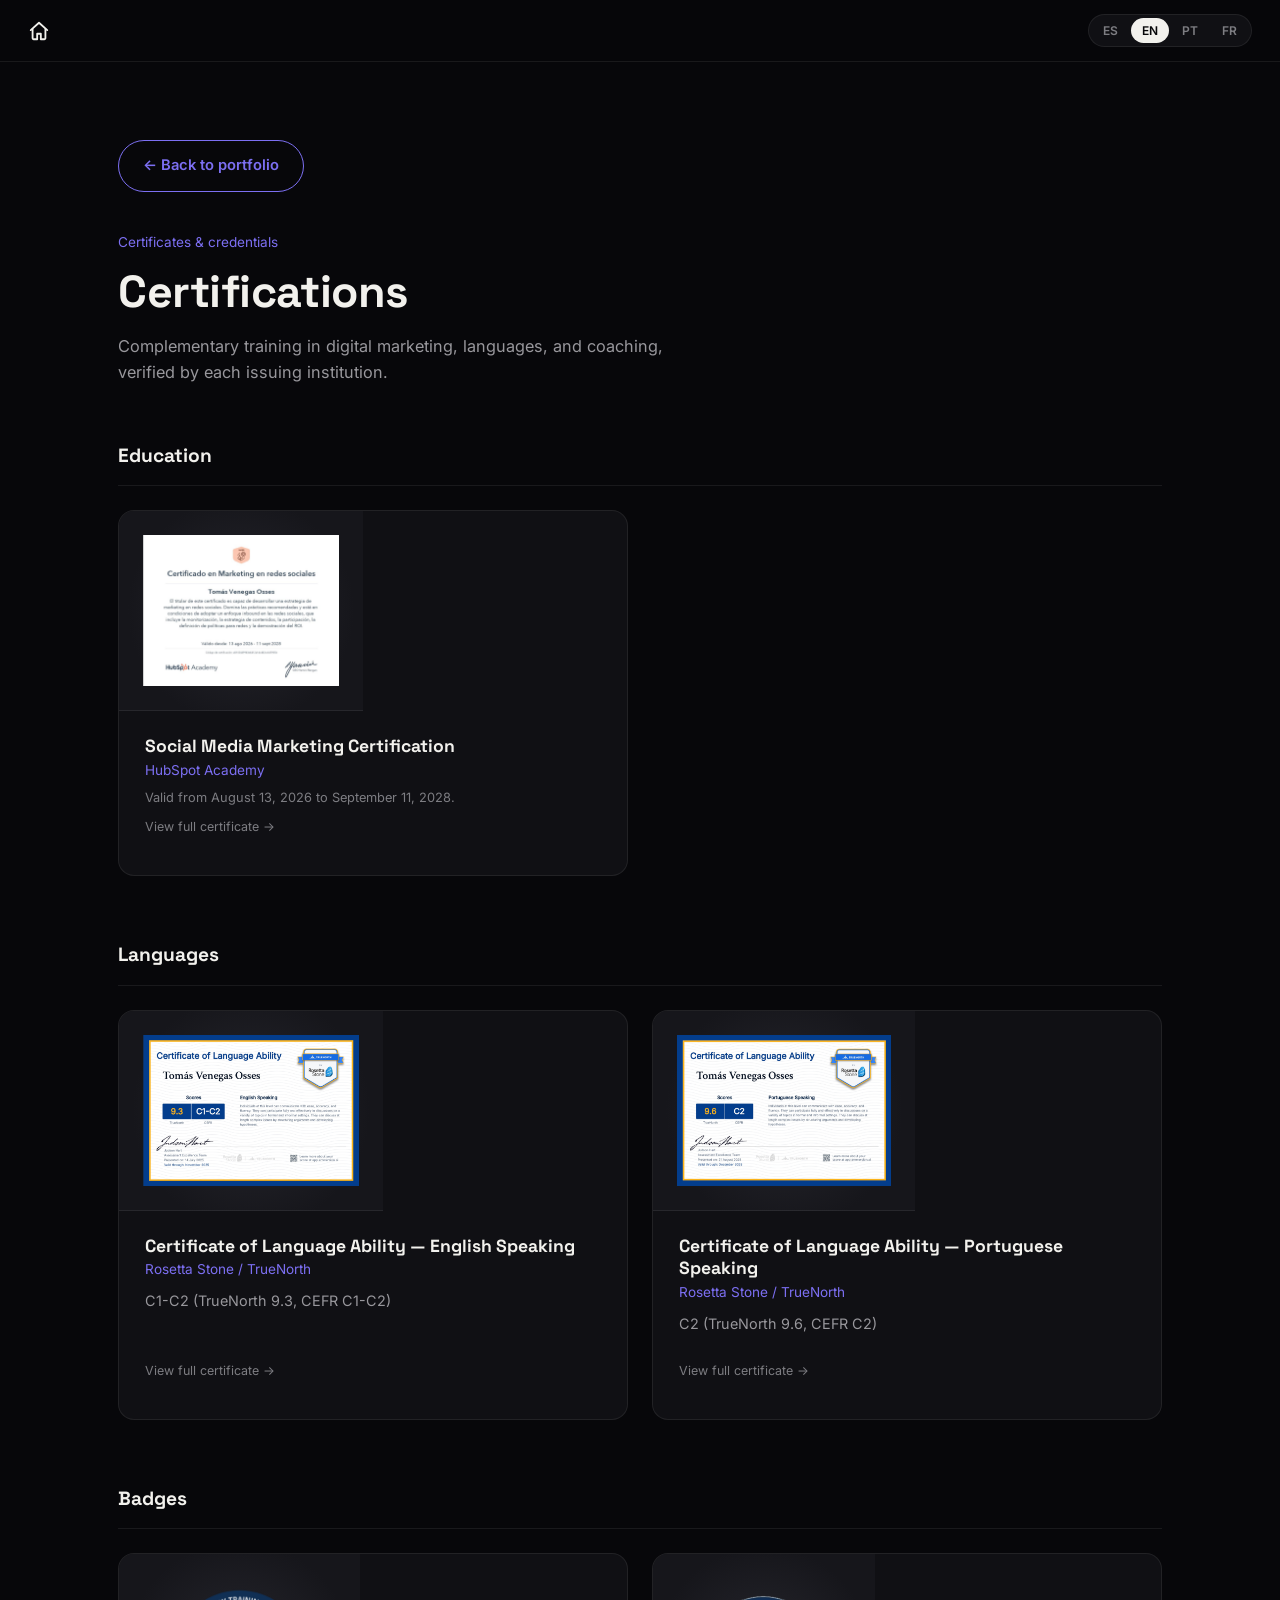
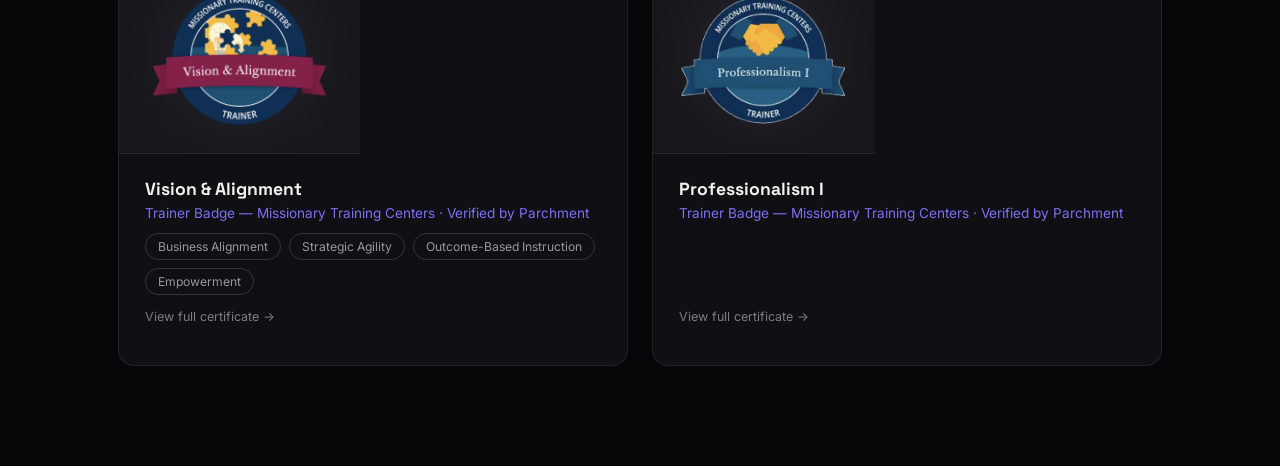
<file: certificados.html>
<!DOCTYPE html>
<html lang="es">
<head>
<meta charset="UTF-8">
<meta name="viewport" content="width=device-width, initial-scale=1.0">
<title>Certificados — Tomás Venegas</title>
<meta name="description" content="Certificaciones y credenciales de Tomás Venegas: marketing digital, idiomas y formación como capacitador.">
<link rel="canonical" href="https://tomas-vo.github.io/personal_website/certificados.html">
<link rel="icon" type="image/svg+xml" href="images/favicon.svg">
<meta property="og:type" content="website">
<meta property="og:url" content="https://tomas-vo.github.io/personal_website/certificados.html">
<meta property="og:title" content="Certificados — Tomás Venegas">
<meta property="og:description" content="Certificaciones y credenciales de Tomás Venegas: marketing digital, idiomas y formación como capacitador.">
<meta property="og:image" content="images/profile.jpg">
<meta name="twitter:card" content="summary_large_image">
<meta name="twitter:title" content="Certificados — Tomás Venegas">
<meta name="twitter:description" content="Certificaciones y credenciales de Tomás Venegas: marketing digital, idiomas y formación como capacitador.">
<meta name="twitter:image" content="images/profile.jpg">
<link rel="preconnect" href="https://fonts.googleapis.com">
<link rel="preconnect" href="https://fonts.gstatic.com" crossorigin>
<link href="https://fonts.googleapis.com/css2?family=Space+Grotesk:wght@400;500;600;700&family=Inter:wght@400;500;600&display=swap" rel="stylesheet">
<link rel="stylesheet" href="styles/style.css?v=3">
<style>
  .certs-main{
    max-width: 1100px;
    margin: 0 auto;
    padding: 140px 28px 100px;
  }
  .certs-back{
    margin-bottom: 40px;
  }
  .certs-kicker{
    font-size: 0.85rem;
    color: var(--accent);
    margin: 0 0 14px;
  }
  .certs-title{
    font-size: clamp(2rem, 5vw, 2.8rem);
    line-height: 1.1;
    letter-spacing: -0.01em;
    margin: 0 0 16px;
  }
  .certs-intro{
    color: var(--text-dim);
    max-width: 60ch;
    margin: 0 0 56px;
    font-size: 1.02rem;
  }

  .certs-category{
    margin-bottom: 64px;
  }
  .certs-category:last-child{
    margin-bottom: 0;
  }
  .certs-category-title{
    font-family: var(--font-display);
    font-size: 1.2rem;
    color: var(--text);
    margin: 0 0 24px;
    padding-bottom: 14px;
    border-bottom: 1px solid var(--line);
  }

  .certs-grid{
    display: grid;
    grid-template-columns: repeat(2, 1fr);
    gap: 24px;
  }
  .cert-card{
    background: var(--bg-elevated);
    border: 1px solid var(--line);
    border-radius: 16px;
    overflow: hidden;
    display: flex;
    flex-direction: column;
    width: 100%;
    margin: 0;
    padding: 0;
    text-align: left;
    font-family: var(--font-body);
    font-size: inherit;
    appearance: none;
    -webkit-appearance: none;
    cursor: pointer;
    transition: border-color var(--ease) .3s;
  }
  .cert-card:hover{ border-color: var(--accent); }
  .cert-image-well{
    background: radial-gradient(circle at center, #26262d 0%, var(--bg-elevated-2) 72%);
    border-bottom: 1px solid var(--line);
    height: 200px;
    display: flex;
    align-items: center;
    justify-content: center;
    padding: 24px;
  }
  .cert-image-well img{
    max-width: 100%;
    max-height: 100%;
    object-fit: contain;
    transition: transform var(--ease) .3s;
  }
  .cert-card:hover .cert-image-well img{ transform: scale(1.04); }
  .cert-info{
    padding: 24px 26px 28px;
    flex: 1;
    display: flex;
    flex-direction: column;
  }
  .cert-title{
    font-family: var(--font-display);
    font-size: 1.1rem;
    color: var(--text);
    margin: 0 0 4px;
    line-height: 1.3;
  }
  .cert-org{
    color: var(--accent);
    font-size: 0.85rem;
    margin: 0 0 12px;
  }
  .cert-desc{
    color: var(--text-dim);
    font-size: 0.9rem;
    line-height: 1.6;
    margin: 0 0 14px;
  }
  .cert-meta{
    color: var(--text-faint);
    font-size: 0.8rem;
    margin: 0;
  }
  .cert-competencies{
    display: flex;
    flex-wrap: wrap;
    gap: 8px;
    margin: 0;
    padding: 0;
    list-style: none;
  }
  .cert-competencies li{
    font-size: 0.76rem;
    color: var(--text-dim);
    border: 1px solid var(--line-strong);
    border-radius: 999px;
    padding: 5px 12px;
  }
  .cert-expand-hint{
    margin-top: auto;
    padding-top: 14px;
    font-size: 0.78rem;
    color: var(--text-faint);
    transition: color var(--ease) .25s;
  }
  .cert-card:hover .cert-expand-hint{ color: var(--accent); }

  /* Modal */
  .cert-modal{
    position: fixed;
    inset: 0;
    background: rgba(7,7,10,0.92);
    display: flex;
    align-items: center;
    justify-content: center;
    padding: 32px;
    opacity: 0;
    pointer-events: none;
    transition: opacity .25s ease;
    z-index: 2000;
  }
  .cert-modal.open{
    opacity: 1;
    pointer-events: auto;
  }
  .cert-modal-panel{
    position: relative;
    background: var(--bg-elevated);
    border: 1px solid var(--line);
    border-radius: 20px;
    max-width: 880px;
    width: 100%;
    max-height: 86vh;
    overflow-y: auto;
    display: grid;
    grid-template-columns: 280px 1fr;
  }
  .cert-modal-image{
    background: radial-gradient(circle at center, #26262d 0%, var(--bg-elevated-2) 72%);
    display: flex;
    align-items: center;
    justify-content: center;
    padding: 28px;
  }
  .cert-modal-image img{
    max-width: 100%;
    max-height: 320px;
    object-fit: contain;
  }
  .cert-modal-body{
    padding: 36px 36px 40px;
    min-width: 0;
  }
  .cert-modal-body h2{
    font-family: var(--font-display);
    font-size: 1.4rem;
    color: var(--text);
    margin: 0 0 6px;
    line-height: 1.25;
  }
  .cert-modal-org{
    color: var(--accent);
    font-size: 0.92rem;
    margin: 0 0 18px;
  }
  .cert-modal-body p{
    color: var(--text-dim);
    font-size: 0.92rem;
    line-height: 1.7;
    margin: 0 0 18px;
  }
  .cert-modal-facts{
    display: flex;
    flex-wrap: wrap;
    gap: 20px;
    margin: 0 0 20px;
    padding: 16px 0;
    border-top: 1px solid var(--line);
    border-bottom: 1px solid var(--line);
  }
  .cert-modal-fact{ display: flex; flex-direction: column; gap: 3px; }
  .cert-modal-fact-label{ font-size: 0.72rem; color: var(--text-faint); }
  .cert-modal-fact-value{ font-size: 0.85rem; color: var(--text); }
  .cert-modal-body h3{
    font-family: var(--font-body);
    font-size: 0.85rem;
    font-weight: 600;
    color: var(--text);
    margin: 22px 0 10px;
  }
  .cert-modal-body ul{
    margin: 0 0 18px;
    padding-left: 20px;
    color: var(--text-dim);
    font-size: 0.88rem;
    line-height: 1.65;
  }
  .cert-modal-body ul li{ margin-bottom: 8px; }
  .cert-modal-body ul li strong{ color: var(--text); font-weight: 600; }
  .cert-modal-close{
    position: absolute;
    top: 14px;
    right: 14px;
    width: 44px;
    height: 44px;
    display: flex;
    align-items: center;
    justify-content: center;
    background: var(--bg-elevated-2);
    border: 1px solid var(--line-strong);
    border-radius: 50%;
    color: var(--text-dim);
    font-size: 1.4rem;
    line-height: 1;
    cursor: pointer;
    transition: color var(--ease) .2s, border-color var(--ease) .2s, transform var(--ease) .3s;
  }
  .cert-modal-close:hover{ color: var(--text); border-color: var(--text-dim); }
  .cert-modal-close:active{ transform: scale(0.9); transition-duration: .12s; }

  @media (max-width: 720px){
    .certs-main{ padding: 110px 20px 70px; }
    .certs-grid{ grid-template-columns: 1fr; }
    .cert-modal{ padding: 16px; }
    .cert-modal-panel{ grid-template-columns: 1fr; max-height: 90vh; }
    .cert-modal-image{ padding: 20px; }
    .cert-modal-image img{ max-height: 220px; }
    .cert-modal-body{ padding: 28px 22px 32px; }
  }
</style>
</head>
<body>

<header class="site-header scrolled">
  <div class="header-inner">
    <a href="index.html#inicio" class="logo" aria-label="Tomás Venegas — inicio">
      <svg class="logo-icon" width="18" height="18" viewBox="0 0 24 24" fill="none" stroke="currentColor" stroke-width="2" stroke-linecap="round" stroke-linejoin="round" aria-hidden="true">
        <path d="M3 11l9-8 9 8"/>
        <path d="M5 10v10a1 1 0 0 0 1 1h4v-6h4v6h4a1 1 0 0 0 1-1V10"/>
      </svg>
    </a>
    <div class="lang-switch" id="certsLangSwitch">
      <button class="lang-btn" data-lang="es" aria-label="Español" aria-pressed="false">ES</button>
      <button class="lang-btn" data-lang="en" aria-label="English" aria-pressed="false">EN</button>
      <button class="lang-btn" data-lang="pt" aria-label="Português" aria-pressed="false">PT</button>
      <button class="lang-btn" data-lang="fr" aria-label="Français" aria-pressed="false">FR</button>
    </div>
  </div>
</header>

<main class="certs-main">
  <a href="index.html" class="btn btn-accent certs-back" data-i18n="back_link">&larr; Volver al portafolio</a>

  <p class="certs-kicker" data-i18n="kicker">Certificados y credenciales</p>
  <h1 class="certs-title" data-i18n="page_title">Certificaciones</h1>
  <p class="certs-intro" data-i18n="intro">Formación complementaria en marketing digital, idiomas y capacitación, verificada por cada institución emisora.</p>

  <section class="certs-category">
    <h2 class="certs-category-title" data-i18n="cat_education">Educación</h2>
    <div class="certs-grid">

    <button type="button" class="cert-card" data-cert="hubspot">
      <div class="cert-image-well">
        <img src="images/certificado-hubspot-marketing.png" alt="Certificado en Marketing en Redes Sociales — HubSpot Academy">
      </div>
      <div class="cert-info">
        <h3 class="cert-title" data-i18n="cert1_title">Certificado en Marketing en Redes Sociales</h3>
        <p class="cert-org">HubSpot Academy</p>
        <p class="cert-meta" data-i18n="cert1_meta">Válido desde el 13 de agosto de 2026 hasta el 11 de septiembre de 2028.</p>
        <p class="cert-expand-hint" data-i18n="expand_hint">Ver certificado completo →</p>
      </div>
    </button>
    <template class="cert-detail">
      <img src="images/certificado-hubspot-marketing.png" alt="Certificado en Marketing en Redes Sociales — HubSpot Academy">
      <h2 data-i18n="cert1_title">Certificado en Marketing en Redes Sociales</h2>
      <p class="cert-modal-org">HubSpot Academy</p>
      <div class="cert-modal-facts">
        <div class="cert-modal-fact">
          <span class="cert-modal-fact-label" data-i18n="cert1_valid_from_label">Válido desde</span>
          <span class="cert-modal-fact-value" data-i18n="cert1_valid_from_value">13 de agosto de 2026</span>
        </div>
        <div class="cert-modal-fact">
          <span class="cert-modal-fact-label" data-i18n="cert1_valid_to_label">Válido hasta</span>
          <span class="cert-modal-fact-value" data-i18n="cert1_valid_to_value">11 de septiembre de 2028</span>
        </div>
      </div>
      <h3 data-i18n="cert1_curriculum_heading">Plan de estudio completado</h3>
      <ul>
        <li data-i18n="cert1_module1">Introducción a la publicidad en redes sociales</li>
        <li data-i18n="cert1_module2">Siguientes pasos en la certificación de marketing para redes sociales</li>
        <li data-i18n="cert1_module3">Aspectos básicos para triunfar siempre en las redes</li>
        <li data-i18n="cert1_module4">Cómo medir el retorno de la inversión de las redes sociales</li>
        <li data-i18n="cert1_module5">Cómo usar las redes sociales para construir relaciones personales</li>
        <li data-i18n="cert1_module6">Cómo ampliar tu alcance en las redes sociales</li>
        <li data-i18n="cert1_module7">Cómo crear una estrategia de contenido para las redes sociales</li>
        <li data-i18n="cert1_module8">Escucha y monitorización en las redes sociales</li>
        <li data-i18n="cert1_module9">Desarrollar una estrategia de redes sociales</li>
        <li data-i18n="cert1_module10">Cómo usar la plantilla de calendario de contenido para las redes sociales</li>
      </ul>
      <a href="https://app.hubspot.com/academy/achievements/fytgj5c9/es/1/tomas-venegas-osses/curso-de-certificacion-de-marketing-en-redes-sociales" target="_blank" rel="noopener noreferrer" class="btn btn-accent">
        <span data-i18n="view_credential">Ver credencial</span>
        <svg width="14" height="14" viewBox="0 0 24 24" fill="none" stroke="currentColor" stroke-width="2" stroke-linecap="round" stroke-linejoin="round" aria-hidden="true"><path d="M7 17L17 7"/><path d="M7 7h10v10"/></svg>
      </a>
    </template>
    </div>
  </section>

  <section class="certs-category">
    <h2 class="certs-category-title" data-i18n="cat_languages">Idiomas</h2>
    <div class="certs-grid">

    <button type="button" class="cert-card" data-cert="english">
      <div class="cert-image-well">
        <img src="images/certificado-ingles-c1c2.png" alt="Certificate of Language Ability — English Speaking, C1-C2">
      </div>
      <div class="cert-info">
        <h3 class="cert-title" data-i18n="cert2_title">Certificate of Language Ability — English Speaking</h3>
        <p class="cert-org">Rosetta Stone / TrueNorth</p>
        <p class="cert-desc">C1-C2 (TrueNorth 9.3, CEFR C1-C2)</p>
        <p class="cert-expand-hint" data-i18n="expand_hint">Ver certificado completo →</p>
      </div>
    </button>
    <template class="cert-detail">
      <img src="images/certificado-ingles-c1c2.png" alt="Certificate of Language Ability — English Speaking, C1-C2">
      <h2 data-i18n="cert2_title">Certificate of Language Ability — English Speaking</h2>
      <p class="cert-modal-org">Rosetta Stone / TrueNorth</p>
      <div class="cert-modal-facts">
        <div class="cert-modal-fact">
          <span class="cert-modal-fact-label" data-i18n="lang_score_label">Puntaje</span>
          <span class="cert-modal-fact-value">TrueNorth 9.3</span>
        </div>
        <div class="cert-modal-fact">
          <span class="cert-modal-fact-label" data-i18n="lang_level_label">Nivel CEFR</span>
          <span class="cert-modal-fact-value">C1-C2</span>
        </div>
      </div>
    </template>
    <button type="button" class="cert-card" data-cert="portuguese">
      <div class="cert-image-well">
        <img src="images/certificado-portugues-c2.png" alt="Certificate of Language Ability — Portuguese Speaking, C2">
      </div>
      <div class="cert-info">
        <h3 class="cert-title" data-i18n="cert3_title">Certificate of Language Ability — Portuguese Speaking</h3>
        <p class="cert-org">Rosetta Stone / TrueNorth</p>
        <p class="cert-desc">C2 (TrueNorth 9.6, CEFR C2)</p>
        <p class="cert-expand-hint" data-i18n="expand_hint">Ver certificado completo →</p>
      </div>
    </button>
    <template class="cert-detail">
      <img src="images/certificado-portugues-c2.png" alt="Certificate of Language Ability — Portuguese Speaking, C2">
      <h2 data-i18n="cert3_title">Certificate of Language Ability — Portuguese Speaking</h2>
      <p class="cert-modal-org">Rosetta Stone / TrueNorth</p>
      <div class="cert-modal-facts">
        <div class="cert-modal-fact">
          <span class="cert-modal-fact-label" data-i18n="lang_score_label">Puntaje</span>
          <span class="cert-modal-fact-value">TrueNorth 9.6</span>
        </div>
        <div class="cert-modal-fact">
          <span class="cert-modal-fact-label" data-i18n="lang_level_label">Nivel CEFR</span>
          <span class="cert-modal-fact-value">C2</span>
        </div>
      </div>
    </template>
    </div>
  </section>

  <section class="certs-category">
    <h2 class="certs-category-title" data-i18n="cat_badges">Insignias</h2>
    <div class="certs-grid">

    <button type="button" class="cert-card" data-cert="vision-alignment">
      <div class="cert-image-well">
        <img src="images/insignia-vision-alignment.png" alt="Vision &amp; Alignment Trainer badge">
      </div>
      <div class="cert-info">
        <h3 class="cert-title" data-i18n="cert4_title">Vision &amp; Alignment</h3>
        <p class="cert-org" data-i18n="badge_org_line">Insignia de Capacitador — Missionary Training Centers · Verificado por Parchment</p>
        <ul class="cert-competencies">
          <li data-i18n="comp_business_alignment">Alineación de Negocio</li>
          <li data-i18n="comp_strategic_agility">Agilidad Estratégica</li>
          <li data-i18n="comp_outcome_based">Instrucción Basada en Resultados</li>
          <li data-i18n="comp_empowerment">Empoderamiento</li>
        </ul>
        <p class="cert-expand-hint" data-i18n="expand_hint">Ver certificado completo →</p>
      </div>
    </button>
    <template class="cert-detail">
      <img src="images/insignia-vision-alignment.png" alt="Vision &amp; Alignment Trainer badge">
      <h2 data-i18n="cert4_title">Vision &amp; Alignment</h2>
      <p class="cert-modal-org" data-i18n="modal_org_line">Insignia de Capacitador — Missionary Training Centers</p>
      <div class="cert-modal-facts">
        <div class="cert-modal-fact">
          <span class="cert-modal-fact-label" data-i18n="status_label">Estado</span>
          <span class="cert-modal-fact-value" data-i18n="va_status_value">Verificado</span>
        </div>
        <div class="cert-modal-fact">
          <span class="cert-modal-fact-label" data-i18n="issued_label">Emitido el</span>
          <span class="cert-modal-fact-value" data-i18n="va_issued_value">20 de febrero de 2026</span>
        </div>
        <div class="cert-modal-fact">
          <span class="cert-modal-fact-label" data-i18n="achievement_label">Tipo de logro</span>
          <span class="cert-modal-fact-value" data-i18n="achievement_value">Insignia</span>
        </div>
      </div>
      <p data-i18n="va_desc">El destinatario de esta insignia se destaca guiando a las personas hacia sus objetivos al alinear su instrucción con los resultados organizacionales. Estos capacitadores demuestran una comprensión profunda de su propósito docente e integran eficazmente los principios fundamentales en sus sesiones de formación. Inspiran y empoderan a los alumnos conectando toda la instrucción con la misión y visión general de la organización.</p>
      <h3 data-i18n="criteria_heading">Criterios de obtención</h3>
      <ul>
        <li data-i18n="va_crit1"><strong>Alineación de Liderazgo:</strong> capacidad para alinear los programas de formación con la dirección estratégica y los objetivos establecidos por el liderazgo.</li>
        <li data-i18n="va_crit2"><strong>Instrucción Basada en Resultados:</strong> conocimiento integral de los principios y valores fundamentales, y capacidad para transmitir su importancia en un contexto docente.</li>
        <li data-i18n="va_crit3"><strong>Enseñanza Contextual:</strong> habilidad para incorporar aplicaciones prácticas que refuercen los principios clave en las sesiones de formación.</li>
        <li data-i18n="va_crit4"><strong>Instrucción con Propósito:</strong> experiencia en conectar todo el contenido de formación con la misión y el propósito más amplios de la organización.</li>
        <li data-i18n="va_crit5"><strong>Empoderamiento:</strong> capacidad para inspirar y empoderar a los aprendices a alcanzar sus objetivos mediante una instrucción práctica e impactante.</li>
      </ul>
      <h3 data-i18n="narrative_heading">Narrativa</h3>
      <p data-i18n="va_narrative_text">Otorgada por completar los requisitos del grupo In-Field Badging: Vision &amp; Alignment.</p>
      <a href="https://badges.parchment.com/public/assertions/19fpIOtJRiiBRm39PoLUOg?identity__email=tomasvenegas@churchofjesuschrist.org&amp;action=download" target="_blank" rel="noopener noreferrer" class="btn btn-accent">
        <span data-i18n="view_credential">Ver credencial</span>
        <svg width="14" height="14" viewBox="0 0 24 24" fill="none" stroke="currentColor" stroke-width="2" stroke-linecap="round" stroke-linejoin="round" aria-hidden="true"><path d="M7 17L17 7"/><path d="M7 7h10v10"/></svg>
      </a>
    </template>
    <button type="button" class="cert-card" data-cert="professionalism">
      <div class="cert-image-well">
        <img src="images/insignia-professionalism-1.png" alt="Professionalism I Trainer badge">
      </div>
      <div class="cert-info">
        <h3 class="cert-title" data-i18n="cert5_title">Professionalism I</h3>
        <p class="cert-org" data-i18n="badge_org_line">Insignia de Capacitador — Missionary Training Centers · Verificado por Parchment</p>
        <p class="cert-expand-hint" data-i18n="expand_hint">Ver certificado completo →</p>
      </div>
    </button>
    <template class="cert-detail">
      <img src="images/insignia-professionalism-1.png" alt="Professionalism I Trainer badge">
      <h2 data-i18n="cert5_title">Professionalism I</h2>
      <p class="cert-modal-org" data-i18n="modal_org_line">Insignia de Capacitador — Missionary Training Centers</p>
      <div class="cert-modal-facts">
        <div class="cert-modal-fact">
          <span class="cert-modal-fact-label" data-i18n="issued_label">Emitido el</span>
          <span class="cert-modal-fact-value" data-i18n="prof_issued_value">15 de enero de 2026</span>
        </div>
        <div class="cert-modal-fact">
          <span class="cert-modal-fact-label" data-i18n="achievement_label">Tipo de logro</span>
          <span class="cert-modal-fact-value" data-i18n="achievement_value">Insignia</span>
        </div>
      </div>
      <p data-i18n="prof_desc">El destinatario de esta insignia ha demostrado de forma constante puntualidad, comunicación efectiva y decoro en el lugar de trabajo. Busca oportunidades de crecimiento a través de la retroalimentación, la observación y la reflexión. Establece relaciones positivas con compañeros de trabajo y estudiantes.</p>
      <h3 data-i18n="criteria_heading">Criterios de obtención</h3>
      <ul>
        <li data-i18n="prof_crit1"><strong>Puntualidad y Preparación:</strong> llega puntualmente a los turnos y citas, garantizando estar preparado para cada interacción.</li>
        <li data-i18n="prof_crit2"><strong>Gestión del Tiempo:</strong> comienza y termina las interacciones laborales puntualmente, utilizando el tiempo de forma eficiente.</li>
        <li data-i18n="prof_crit3"><strong>Apariencia Profesional:</strong> cumple con los estándares del lugar de trabajo en cuanto a vestimenta y apariencia.</li>
        <li data-i18n="prof_crit4"><strong>Entorno de Aprendizaje Óptimo:</strong> mantiene entornos libres de distracciones, incluyendo fondos apropiados en Zoom y conexiones de internet estables para las reuniones en línea.</li>
        <li data-i18n="prof_crit5"><strong>Comunicación Profesional:</strong> utiliza un lenguaje digno, evitando jergas o expresiones demasiado informales.</li>
        <li data-i18n="prof_crit6"><strong>Planificación Colaborativa:</strong> trabaja con los supervisores para aprovechar eficazmente el tiempo no dedicado a las tareas principales.</li>
        <li data-i18n="prof_crit7"><strong>Participación Activa:</strong> asiste y participa activamente en todas las reuniones requeridas.</li>
        <li data-i18n="prof_crit8"><strong>Receptividad a la Retroalimentación:</strong> muestra disposición para recibir y aplicar retroalimentación constructiva.</li>
        <li data-i18n="prof_crit9"><strong>Interacciones Positivas:</strong> mantiene interacciones profesionales y positivas con colegas y otras personas.</li>
        <li data-i18n="prof_crit10"><strong>Comunicación Regular:</strong> se comunica regularmente con el equipo, los supervisores y otras partes interesadas según se le indique.</li>
        <li data-i18n="prof_crit11"><strong>Cumplimiento de Políticas:</strong> cumple con todas las políticas laborales y las expectativas específicas del rol.</li>
        <li data-i18n="prof_crit12"><strong>Alineación de Liderazgo:</strong> alinea sus acciones e instrucciones con la dirección aprobada por el liderazgo.</li>
        <li data-i18n="prof_crit13"><strong>Uso de Recursos:</strong> asegura que todo el trabajo se centre en los recursos aprobados.</li>
        <li data-i18n="prof_crit14"><strong>Enfoque en el Equipo:</strong> prioriza el crecimiento y desarrollo de los miembros del equipo por sobre el reconocimiento personal.</li>
        <li data-i18n="prof_crit15"><strong>Confianza y Respeto:</strong> establece relaciones de confianza y respeto con colegas y otras partes interesadas.</li>
      </ul>
      <h3 data-i18n="narrative_heading">Narrativa</h3>
      <p data-i18n="prof_narrative_text">Otorgada por completar los requisitos del grupo In-Field Badging: Professionalism.</p>
      <a href="https://badges.parchment.com/public/assertions/UOCIPUsOTqa8o1joHpr2sA?identity__email=tomasvenegas@churchofjesuschrist.org&amp;action=download" target="_blank" rel="noopener noreferrer" class="btn btn-accent">
        <span data-i18n="view_credential">Ver credencial</span>
        <svg width="14" height="14" viewBox="0 0 24 24" fill="none" stroke="currentColor" stroke-width="2" stroke-linecap="round" stroke-linejoin="round" aria-hidden="true"><path d="M7 17L17 7"/><path d="M7 7h10v10"/></svg>
      </a>
    </template>
    </div>
  </section>

</main>

<div class="cert-modal" id="certModal">
  <div class="cert-modal-panel">
    <button type="button" class="cert-modal-close" id="certModalClose" data-i18n-label="close_label" aria-label="Cerrar">&times;</button>
    <div class="cert-modal-image" id="certModalImageWell"></div>
    <div class="cert-modal-body" id="certModalBody"></div>
  </div>
</div>

<script src="scripts/certificados.js"></script>
</body>
</html>
</file>
<file: style.css>
/* ==========================================================
   Tokens
   ========================================================== */
:root{
  --bg: #07070a;
  --bg-elevated: #101014;
  --bg-elevated-2: #16161b;
  --text: #f2f1ed;
  --text-dim: #98979c;
  --text-faint: #616166;
  --accent: #7c6ff2;
  --accent-dim: #4d4494;
  --line: rgba(242,241,237,0.08);
  --line-strong: rgba(242,241,237,0.16);

  --font-display: 'Space Grotesk', 'Helvetica Neue', Arial, sans-serif;
  --font-body: 'Inter', 'Helvetica Neue', Arial, sans-serif;

  --ease: cubic-bezier(.22,1,.36,1);
  --max-w: 1280px;
}

*{ box-sizing: border-box; }
html{ scroll-behavior: smooth; }

:focus-visible{
  outline: 2px solid var(--accent);
  outline-offset: 3px;
}

@media (prefers-reduced-motion: reduce){
  html{ scroll-behavior: auto; }
  *{
    animation-duration: 0.001ms !important;
    animation-iteration-count: 1 !important;
  }
  /* Drop movement, keep color/opacity feedback: transitions that carry
     translateY/scale collapse to the plain state instead of nuking every
     transition (which would also silence hover/press color feedback). */
  .reveal{
    transform: none !important;
    transition: opacity .3s ease !important;
  }
  .btn:hover,
  .btn:active,
  .lang-btn:active,
  .main-nav a:active,
  .logo:active,
  .project-header:hover .project-logo{
    transform: none !important;
  }
  .main-nav{
    transition: opacity .2s ease !important;
  }
}

body{
  margin:0;
  background: var(--bg);
  color: var(--text);
  font-family: var(--font-body);
  line-height: 1.6;
  -webkit-font-smoothing: antialiased;
}

a{ color: inherit; text-decoration: none; }
ul{ list-style: none; margin:0; padding:0; }
h1,h2,h3{ font-family: var(--font-display); margin: 0; }

/* Language switch: fade only the text that actually changes,
   not the whole layout (photo/logo/canvas stay put). */
[data-i18n]{
  transition: opacity .16s ease;
}
body.is-switching-lang [data-i18n]{
  opacity: 0.4;
  transition-duration: .1s;
}

/* ==========================================================
   Progress line
   ========================================================== */
.progress-line{
  position: fixed;
  top:0; left:0;
  height: 2px;
  width: 0%;
  background: var(--accent);
  z-index: 1000;
  transition: width .1s linear;
}

/* ==========================================================
   Header
   ========================================================== */
.site-header{
  position: fixed;
  top:0; left:0; right:0;
  z-index: 900;
  padding: 22px 0;
  transition: background var(--ease) .4s, padding var(--ease) .4s, border-color var(--ease) .4s;
  border-bottom: 1px solid transparent;
}
.site-header.scrolled{
  background: rgba(7,7,10,0.82);
  backdrop-filter: blur(14px);
  padding: 14px 0;
  border-bottom: 1px solid var(--line);
}
.header-inner{
  max-width: var(--max-w);
  margin: 0 auto;
  padding: 0 28px;
  display: flex;
  align-items: center;
  gap: 32px;
}
.logo{
  font-family: var(--font-display);
  font-weight: 700;
  font-size: 1.1rem;
  letter-spacing: 0.02em;
  margin-right: auto;
  display: inline-flex;
  align-items: center;
  gap: 6px;
  transition: color var(--ease) .25s, transform var(--ease) .3s;
}
.logo:hover{ color: var(--accent); }
.logo:active{
  transform: scale(0.95);
  transition-duration: .12s;
}
.logo-icon{
  width: 22px;
  height: 22px;
  flex-shrink: 0;
}
.main-nav{
  display: flex;
  gap: 28px;
}
.main-nav a{
  font-size: 0.92rem;
  color: var(--text-dim);
  position: relative;
  padding: 4px 0;
  display: inline-block;
  transition: color var(--ease) .3s, transform var(--ease) .3s;
}
.main-nav a:hover{ color: var(--text); }
.main-nav a:active{
  transform: scale(0.96);
  transition-duration: .12s;
}
.main-nav a::after{
  content:'';
  position:absolute;
  left:0; right:100%;
  bottom:-2px;
  height:1px;
  background: var(--accent);
  transition: right var(--ease) .35s;
}
.main-nav a:hover::after{ right:0; }
.main-nav a.active{ color: var(--text); }
.main-nav a.active::after{ right:0; }

.lang-switch{
  display:flex;
  gap: 2px;
  background: var(--bg-elevated);
  border: 1px solid var(--line);
  border-radius: 999px;
  padding: 3px;
}
.lang-btn{
  font-family: var(--font-body);
  font-size: 0.75rem;
  font-weight: 600;
  color: var(--text-faint);
  background: transparent;
  border: none;
  padding: 5px 11px;
  border-radius: 999px;
  cursor: pointer;
  transition: color var(--ease) .25s, background var(--ease) .25s, transform var(--ease) .3s;
}
.lang-btn:hover{ color: var(--text-dim); }
.lang-btn.active{
  color: var(--bg);
  background: var(--text);
}
.lang-btn:active{
  transform: scale(0.93);
  transition-duration: .12s;
}

.menu-toggle{
  display:none;
  flex-direction: column;
  justify-content: center;
  gap: 5px;
  width: 32px; height: 32px;
  background: none;
  border: none;
  cursor: pointer;
  padding: 0;
}
.menu-toggle span{
  display:block;
  height: 1.5px;
  background: var(--text);
  border-radius: 2px;
  transition: transform var(--ease) .3s, opacity var(--ease) .3s;
}

/* ==========================================================
   Hero
   ========================================================== */
.hero{
  min-height: 100vh;
  display: flex;
  align-items: center;
  padding: 120px 28px 60px;
  background: radial-gradient(ellipse 900px 600px at 25% 35%, rgba(124,111,242,0.05), transparent 70%);
}
.hero-inner{
  max-width: var(--max-w);
  margin: 0 auto;
  width: 100%;
  display: grid;
  grid-template-columns: 1.1fr 0.9fr;
  gap: 40px;
  align-items: center;
}
.hero-photo{
  width: 196px;
  height: 196px;
  border-radius: 50%;
  object-fit: cover;
  border: 3px solid rgba(124,111,242,0.35);
  margin: 0 0 22px;
  opacity: 0;
  transform: translateY(8px);
  animation: heroReveal .7s var(--ease) 0s forwards;
}
.hero-kicker{
  font-size: 0.85rem;
  color: var(--accent);
  margin: 0 0 14px;
  opacity: 0;
  transform: translateY(8px);
  animation: heroReveal .7s var(--ease) .1s forwards;
}
.hero-title{
  font-size: clamp(3rem, 8vw, 5.4rem);
  line-height: 0.98;
  font-weight: 700;
  letter-spacing: -0.02em;
  margin: 0 0 24px;
}
.hero-line{
  display:block;
  overflow: hidden;
}
.hero-line span, .hero-line{
  opacity: 0;
}
.hero-line[data-hero-line]{
  opacity: 1;
}
.hero-line[data-hero-line="1"]{
  animation: heroReveal .8s var(--ease) .25s forwards;
  opacity: 0;
}
.hero-line[data-hero-line="2"]{
  animation: heroReveal .8s var(--ease) .4s forwards;
  opacity: 0;
  color: var(--text-dim);
}
.hero-subtitle{
  max-width: 46ch;
  font-size: 1.08rem;
  color: var(--text-dim);
  margin: 0 0 34px;
  opacity: 0;
  transform: translateY(8px);
  animation: heroReveal .7s var(--ease) .55s forwards;
}
.hero-actions{
  display: flex;
  gap: 14px;
  opacity: 0;
  transform: translateY(8px);
  animation: heroReveal .7s var(--ease) .7s forwards;
}

@keyframes heroReveal{
  to{ opacity: 1; transform: translateY(0); }
}

.btn{
  display: inline-flex;
  align-items: center;
  padding: 13px 24px;
  border-radius: 999px;
  font-size: 0.92rem;
  font-weight: 600;
  font-family: var(--font-body);
  background: transparent;
  border: none;
  appearance: none;
  -webkit-appearance: none;
  cursor: pointer;
  transition: transform var(--ease) .3s, background var(--ease) .3s, border-color var(--ease) .3s;
}
.btn-primary{
  background: var(--text);
  color: var(--bg);
}
.btn-primary:hover{ transform: translateY(-2px); }
.btn-ghost{
  border: 1px solid var(--line-strong);
  color: var(--text);
}
.btn-ghost:hover{
  border-color: var(--text-dim);
  transform: translateY(-2px);
}
.btn:active{
  transform: scale(0.97);
  transition-duration: .12s;
}

.hero-visual{
  position: relative;
  opacity: 0;
  animation: heroReveal 1s var(--ease) .5s forwards;
}
#collatzCanvas{
  width: 100%;
  height: 340px;
  display:block;
}
.hero-visual-caption{
  text-align: center;
  font-size: 0.78rem;
  color: var(--text-faint);
  margin-top: 10px;
  letter-spacing: 0.01em;
}

/* ==========================================================
   Sections
   ========================================================== */
.section{
  padding: 120px 28px;
}
.section-alt{
  background: var(--bg-elevated);
}
.section-inner{
  max-width: var(--max-w);
  margin: 0 auto;
}
.section-title{
  font-size: clamp(1.8rem, 3.4vw, 2.4rem);
  margin-bottom: 48px;
  letter-spacing: -0.01em;
}

.reveal{
  opacity: 0;
  transform: translateY(16px);
  transition: opacity .8s var(--ease), transform .8s var(--ease);
}
.reveal.is-visible{
  opacity: 1;
  transform: translateY(0);
}

/* About */
.about-grid{
  display: grid;
  grid-template-columns: 1.4fr 1fr;
  gap: 56px;
}
.about-text{
  font-size: 1.08rem;
  color: var(--text-dim);
  max-width: 62ch;
}
.about-facts{
  display: flex;
  flex-direction: column;
  gap: 22px;
  border-left: 1px solid var(--line);
  padding-left: 28px;
}
.fact{ display:flex; flex-direction: column; gap: 4px; }
.fact-label{
  font-size: 0.78rem;
  color: var(--text-faint);
}
.fact-value{
  font-size: 0.98rem;
  color: var(--text);
}

/* Timeline */
.timeline{
  border-left: 1px solid var(--line);
  padding-left: 32px;
  display: flex;
  flex-direction: column;
  gap: 48px;
}
.timeline-item{ position: relative; }
.timeline-item::before{
  content:'';
  position: absolute;
  left: -37px;
  top: 6px;
  width: 9px; height: 9px;
  border-radius: 50%;
  background: var(--accent);
}
.timeline-date{
  font-size: 0.8rem;
  color: var(--text-faint);
  display: block;
  margin-bottom: 8px;
}
.timeline-role{
  font-size: 1.15rem;
  margin-bottom: 4px;
}
.timeline-org{
  font-size: 0.92rem;
  color: var(--accent);
  margin: 0 0 10px;
}
.timeline-desc{
  color: var(--text-dim);
  max-width: 62ch;
  margin: 0;
}
.timeline-bullets{
  color: var(--text-dim);
  max-width: 62ch;
  margin: 0;
  padding-left: 20px;
  list-style: disc;
}
.timeline-bullets li{
  margin-bottom: 8px;
}
.timeline-bullets li:last-child{
  margin-bottom: 0;
}

/* Projects */
.project{
  padding: 40px 0;
  border-top: 1px solid var(--line);
  transition: border-color var(--ease) .4s;
}
.project:hover{
  border-top-color: var(--accent);
}
.project:last-child{ border-bottom: 1px solid var(--line); }
.project-kicker{
  font-size: 0.8rem;
  color: var(--accent);
  margin: 0 0 10px;
}
.project-header{
  display: flex;
  align-items: center;
  gap: 14px;
  margin-bottom: 16px;
}
.project-logo{
  width: 44px;
  height: 44px;
  object-fit: contain;
  flex-shrink: 0;
  transition: transform var(--ease) .25s;
}
.project-name{
  font-size: 1.6rem;
  margin-bottom: 16px;
  max-width: 26ch;
  transition: color var(--ease) .25s;
}
.project-header .project-name{
  margin-bottom: 0;
}
.project-header:hover .project-name{
  color: var(--accent);
}
.project-header:hover .project-logo{
  transform: scale(1.04);
}
.project-desc{
  color: var(--text-dim);
  max-width: 68ch;
  margin: 0 0 22px;
}
.project-stack{
  display: flex;
  flex-wrap: wrap;
  gap: 10px;
}
.project-stack li{
  font-size: 0.8rem;
  color: var(--text-dim);
  border: 1px solid var(--line-strong);
  border-radius: 999px;
  padding: 6px 14px;
  transition: border-color var(--ease) .25s, color var(--ease) .25s;
}
.project-stack li:hover{
  border-color: var(--accent);
  color: var(--text);
}
.project-cta{
  margin-top: 24px;
}
.project-bullets{
  max-width: 68ch;
  margin-bottom: 22px;
}

.collatz-explorer{
  background: var(--bg-elevated);
  border: 1px solid var(--line);
  border-radius: 12px;
  padding: 32px;
  margin: 28px 0 22px;
}
.collatz-explorer-title{
  font-family: var(--font-display);
  font-size: 1.05rem;
  color: var(--text);
  margin: 0 0 10px;
}
.collatz-explorer-desc{
  color: var(--text-dim);
  font-size: 0.9rem;
  max-width: 60ch;
  margin: 0 0 28px;
}
.collatz-explorer-controls{
  display: flex;
  gap: 10px;
  flex-wrap: wrap;
  margin-bottom: 28px;
}
.collatz-input{
  flex: 1;
  min-width: 140px;
  background: var(--bg-elevated-2);
  border: 1px solid var(--line-strong);
  border-radius: 999px;
  padding: 11px 18px;
  color: var(--text);
  font-family: var(--font-body);
  font-size: 0.92rem;
  transition: border-color var(--ease) .25s;
}
.collatz-input::placeholder{ color: var(--text-faint); }
.collatz-input:hover{ border-color: var(--text-dim); }
.collatz-input::-webkit-outer-spin-button,
.collatz-input::-webkit-inner-spin-button{
  -webkit-appearance: none;
  margin: 0;
}
.collatz-input[type="number"]{
  -moz-appearance: textfield;
  appearance: textfield;
}
.collatz-explorer-canvas{
  width: 100%;
  height: 220px;
  display: block;
}
.collatz-explorer-stats{
  min-height: 1.4em;
  color: var(--text-dim);
  font-size: 0.85rem;
  margin: 14px 0 0;
}
.collatz-explorer-stats.collatz-explorer-error{
  color: #e2827c;
}

@media (max-width: 520px){
  .collatz-explorer-controls{ flex-direction: column; align-items: stretch; }
}

.project-stats{
  display: flex;
  gap: 40px;
  margin: 8px 0 28px;
  flex-wrap: wrap;
}
.stat{ display: flex; flex-direction: column; gap: 4px; }
.stat-number{
  font-family: var(--font-display);
  font-size: 2.4rem;
  font-weight: 600;
  color: var(--text);
}
.stat-label{
  font-size: 0.82rem;
  color: var(--text-faint);
  max-width: 16ch;
}

/* Skills */
.skills-grid{
  display: grid;
  grid-template-columns: repeat(4, 1fr);
  gap: 32px;
}
.skill-group h3{
  font-size: 1rem;
  margin-bottom: 10px;
}
.skill-group p{
  color: var(--text-dim);
  font-size: 0.92rem;
  margin: 0;
}
.skill-group p:not(:last-child){
  margin-bottom: 6px;
}

/* CV / Currículum */
.cv-block{
  margin-bottom: 64px;
}
.cv-subtitle{
  font-size: 1.3rem;
  margin: 0 0 28px;
  letter-spacing: -0.005em;
}
.cv-grid{
  grid-template-columns: repeat(3, 1fr);
  margin-top: 8px;
}
.cv-education{
  display: flex;
  flex-direction: column;
}
.cv-education-date{
  font-size: 0.8rem;
  color: var(--text-faint);
  margin-bottom: 8px;
}
.cv-education-role{
  font-size: 1.15rem;
  margin-bottom: 4px;
}
.cv-education-org{
  font-size: 0.92rem;
  color: var(--accent);
  margin: 0 0 10px;
}
.cv-education-desc{
  color: var(--text-dim);
  max-width: 62ch;
  margin: 0;
}

/* Contact */
.contact-inner{
  text-align: center;
  display: flex;
  flex-direction: column;
  align-items: center;
}
.contact-text{
  color: var(--text-dim);
  max-width: 46ch;
  margin: 0 0 32px;
}
.contact-actions{
  display: flex;
  gap: 14px;
  flex-wrap: wrap;
  justify-content: center;
}
.contact-email{
  position: relative;
}
.contact-copied-tip{
  position: absolute;
  top: -36px;
  left: 50%;
  transform: translateX(-50%) translateY(4px);
  background: var(--text);
  color: var(--bg);
  font-size: 0.75rem;
  font-weight: 600;
  padding: 5px 12px;
  border-radius: 6px;
  white-space: nowrap;
  opacity: 0;
  pointer-events: none;
  transition: opacity .2s ease, transform .2s ease;
}
.contact-copied-tip.show{
  opacity: 1;
  transform: translateX(-50%) translateY(0);
}

/* Footer */
.site-footer{
  padding: 32px 28px;
  text-align: center;
  color: var(--text-faint);
  font-size: 0.82rem;
  border-top: 1px solid var(--line);
}

/* ==========================================================
   Responsive
   ========================================================== */
@media (max-width: 860px){
  .hero-inner{ grid-template-columns: 1fr; }
  .hero-visual{ order: -1; }
  .about-grid{ grid-template-columns: 1fr; }
  .about-facts{ border-left: none; padding-left: 0; border-top: 1px solid var(--line); padding-top: 24px; }
  .skills-grid{ grid-template-columns: repeat(2, 1fr); }
}

@media (max-width: 720px){
  .main-nav{
    position: fixed;
    top: 64px; left: 0; right: 0;
    background: rgba(7,7,10,0.98);
    backdrop-filter: blur(14px);
    flex-direction: column;
    padding: 24px 28px;
    gap: 18px;
    border-bottom: 1px solid var(--line);
    transform: translateY(-8px);
    opacity: 0;
    pointer-events: none;
    transition: opacity var(--ease) .3s, transform var(--ease) .3s;
  }
  .main-nav.open{
    opacity: 1;
    transform: translateY(0);
    pointer-events: auto;
  }
  .menu-toggle{ display: flex; }
  .header-inner{ padding: 0 20px; }
  .section{ padding: 90px 20px; }
  .hero{ padding: 110px 20px 50px; }
}

@media (max-width: 520px){
  .skills-grid{ grid-template-columns: 1fr; }
  .hero-actions{ flex-direction: column; align-items: flex-start; }
  .project-stats{ gap: 24px; }
}
</file>
<file: styles/style.css>
/* ==========================================================
   Tokens
   ========================================================== */
:root{
  --bg: #07070a;
  --bg-elevated: #101014;
  --bg-elevated-2: #16161b;
  --text: #f2f1ed;
  --text-dim: #98979c;
  --text-faint: #7d7d82;
  --accent: #7c6ff2;
  --accent-dim: #4d4494;
  --line: rgba(242,241,237,0.08);
  --line-strong: rgba(242,241,237,0.16);

  --font-display: 'Space Grotesk', 'Helvetica Neue', Arial, sans-serif;
  --font-body: 'Inter', 'Helvetica Neue', Arial, sans-serif;

  --ease: cubic-bezier(.22,1,.36,1);
  --max-w: 1280px;
}

*{ box-sizing: border-box; }
html{ scroll-behavior: smooth; }

:focus-visible{
  outline: 2px solid var(--accent);
  outline-offset: 3px;
}

@media (prefers-reduced-motion: reduce){
  html{ scroll-behavior: auto; }
  *{
    animation-duration: 0.001ms !important;
    animation-iteration-count: 1 !important;
  }
  /* Drop movement, keep color/opacity feedback: transitions that carry
     translateY/scale collapse to the plain state instead of nuking every
     transition (which would also silence hover/press color feedback). */
  .reveal{
    transform: none !important;
    transition: opacity .3s ease !important;
  }
  .btn:hover,
  .btn:active,
  .lang-btn:active,
  .main-nav a:active,
  .logo:active,
  .project-header:hover .project-logo{
    transform: none !important;
  }
  .main-nav{
    transition: opacity .2s ease !important;
  }
}

body{
  margin:0;
  background: var(--bg);
  color: var(--text);
  font-family: var(--font-body);
  line-height: 1.6;
  -webkit-font-smoothing: antialiased;
}

a{ color: inherit; text-decoration: none; }
ul{ list-style: none; margin:0; padding:0; }
h1,h2,h3{ font-family: var(--font-display); margin: 0; }

/* Language switch: fade only the text that actually changes,
   not the whole layout (photo/logo/canvas stay put). */
[data-i18n]{
  transition: opacity .16s ease;
}
body.is-switching-lang [data-i18n]{
  opacity: 0.4;
  transition-duration: .1s;
}

/* ==========================================================
   Progress line
   ========================================================== */
.progress-line{
  position: fixed;
  top:0; left:0;
  height: 2px;
  width: 0%;
  background: var(--accent);
  z-index: 1000;
  transition: width .1s linear;
}

/* ==========================================================
   Header
   ========================================================== */
.site-header{
  position: fixed;
  top:0; left:0; right:0;
  z-index: 900;
  padding: 22px 0;
  transition: background var(--ease) .4s, padding var(--ease) .4s, border-color var(--ease) .4s;
  border-bottom: 1px solid transparent;
}
.site-header.scrolled{
  background: rgba(7,7,10,0.82);
  backdrop-filter: blur(14px);
  padding: 14px 0;
  border-bottom: 1px solid var(--line);
}
.header-inner{
  max-width: var(--max-w);
  margin: 0 auto;
  padding: 0 28px;
  display: flex;
  align-items: center;
  gap: 32px;
}
.logo{
  font-family: var(--font-display);
  font-weight: 700;
  font-size: 1.1rem;
  letter-spacing: 0.02em;
  display: inline-flex;
  align-items: center;
  gap: 6px;
  padding: 13px;
  margin: -13px auto -13px -13px;
  transition: color var(--ease) .25s, transform var(--ease) .3s;
}
.logo:hover{ color: var(--accent); }
.logo:active{
  transform: scale(0.95);
  transition-duration: .12s;
}
.logo-icon{
  width: 22px;
  height: 22px;
  flex-shrink: 0;
}
.main-nav{
  display: flex;
  gap: 28px;
}
.main-nav a{
  font-size: 0.92rem;
  color: var(--text-dim);
  position: relative;
  padding: 4px 0;
  display: inline-block;
  transition: color var(--ease) .3s, transform var(--ease) .3s;
}
.main-nav a:hover{ color: var(--text); }
.main-nav a:active{
  transform: scale(0.96);
  transition-duration: .12s;
}
.main-nav a::after{
  content:'';
  position:absolute;
  left:0; right:100%;
  bottom:-2px;
  height:1px;
  background: var(--accent);
  transition: right var(--ease) .35s;
}
.main-nav a:hover::after{ right:0; }
.main-nav a.active{ color: var(--text); }
.main-nav a.active::after{ right:0; }

.lang-switch{
  display:flex;
  gap: 2px;
  background: var(--bg-elevated);
  border: 1px solid var(--line);
  border-radius: 999px;
  padding: 3px;
}
.lang-btn{
  font-family: var(--font-body);
  font-size: 0.75rem;
  font-weight: 600;
  color: var(--text-faint);
  background: transparent;
  border: none;
  padding: 5px 11px;
  border-radius: 999px;
  cursor: pointer;
  transition: color var(--ease) .25s, background var(--ease) .25s, transform var(--ease) .3s;
}
.lang-btn:hover{ color: var(--text-dim); }
.lang-btn.active{
  color: var(--bg);
  background: var(--text);
}
.lang-btn:active{
  transform: scale(0.93);
  transition-duration: .12s;
}

.menu-toggle{
  display:none;
  flex-direction: column;
  justify-content: center;
  gap: 5px;
  width: 32px; height: 32px;
  background: none;
  border: none;
  cursor: pointer;
  padding: 0;
}
.menu-toggle span{
  display:block;
  height: 1.5px;
  background: var(--text);
  border-radius: 2px;
  transition: transform var(--ease) .3s, opacity var(--ease) .3s;
}

/* ==========================================================
   Hero
   ========================================================== */
.hero{
  min-height: 100vh;
  min-height: 100dvh;
  display: flex;
  align-items: center;
  padding: 120px 28px 60px;
  background: radial-gradient(ellipse 900px 600px at 25% 35%, rgba(124,111,242,0.05), transparent 70%);
}
.hero-inner{
  max-width: var(--max-w);
  margin: 0 auto;
  width: 100%;
  display: grid;
  grid-template-columns: 1.1fr 0.9fr;
  gap: 40px;
  align-items: center;
}
.hero-photo{
  width: 196px;
  height: 196px;
  border-radius: 50%;
  object-fit: cover;
  border: 3px solid rgba(124,111,242,0.35);
  margin: 0 0 22px;
  opacity: 0;
  transform: translateY(8px);
  animation: heroReveal .7s var(--ease) 0s forwards;
}
.hero-kicker{
  font-size: 0.85rem;
  color: var(--accent);
  margin: 0 0 14px;
  opacity: 0;
  transform: translateY(8px);
  animation: heroReveal .7s var(--ease) .1s forwards;
}
.hero-title{
  font-size: clamp(2.6rem, 9vw, 5.4rem);
  line-height: 0.98;
  font-weight: 700;
  letter-spacing: -0.02em;
  margin: 0 0 24px;
}
.hero-line{
  display:block;
  overflow: hidden;
}
.hero-line span, .hero-line{
  opacity: 0;
}
.hero-line[data-hero-line]{
  opacity: 1;
}
.hero-line[data-hero-line="1"]{
  animation: heroReveal .8s var(--ease) .25s forwards;
  opacity: 0;
}
.hero-line[data-hero-line="2"]{
  animation: heroReveal .8s var(--ease) .4s forwards;
  opacity: 0;
  color: var(--text-dim);
}
.hero-subtitle{
  max-width: 46ch;
  font-size: 1.08rem;
  color: var(--text-dim);
  margin: 0 0 34px;
  opacity: 0;
  transform: translateY(8px);
  animation: heroReveal .7s var(--ease) .55s forwards;
}
.hero-actions{
  display: flex;
  gap: 14px;
  opacity: 0;
  transform: translateY(8px);
  animation: heroReveal .7s var(--ease) .7s forwards;
}
.magnetic-wrap{
  display: inline-block;
  padding: 12px;
  margin: -12px;
  transition: transform .2s cubic-bezier(0.34, 1.56, 0.64, 1);
}

@keyframes heroReveal{
  to{ opacity: 1; transform: translateY(0); }
}

.btn{
  display: inline-flex;
  align-items: center;
  gap: 8px;
  padding: 13px 24px;
  border-radius: 999px;
  font-size: 0.92rem;
  font-weight: 600;
  font-family: var(--font-body);
  background: transparent;
  border: none;
  appearance: none;
  -webkit-appearance: none;
  cursor: pointer;
  transition: transform var(--ease) .3s, background var(--ease) .3s, border-color var(--ease) .3s, color var(--ease) .3s;
}
.btn-primary{
  background: var(--text);
  color: var(--bg);
}
.btn-primary:hover{ transform: translateY(-2px); }
.btn-ghost{
  border: 1px solid var(--line-strong);
  color: var(--text);
}
.btn-ghost:hover{
  border-color: var(--text-dim);
  transform: translateY(-2px);
}
.btn-accent{
  border: 1px solid var(--accent);
  color: var(--accent);
}
.btn-accent:hover{
  background: var(--accent);
  color: var(--bg);
  transform: translateY(-2px);
}
.btn:active{
  transform: scale(0.97);
  transition-duration: .12s;
}

.hero-visual{
  position: relative;
  opacity: 0;
  animation: heroReveal 1s var(--ease) .5s forwards;
}
#collatzCanvas{
  width: 100%;
  height: 340px;
  display:block;
}
.hero-visual-caption{
  text-align: center;
  font-size: 0.78rem;
  color: var(--text-faint);
  margin-top: 10px;
  letter-spacing: 0.01em;
}

/* ==========================================================
   Sections
   ========================================================== */
.section{
  padding: 120px 28px;
}
.section-alt{
  background: var(--bg-elevated);
}
.section-inner{
  max-width: var(--max-w);
  margin: 0 auto;
}
.section-title{
  font-size: clamp(1.8rem, 3.4vw, 2.4rem);
  margin-bottom: 48px;
  letter-spacing: -0.01em;
}

.reveal{
  opacity: 0;
  transform: translateY(16px);
  transition: opacity .8s var(--ease), transform .8s var(--ease);
}
.reveal.is-visible{
  opacity: 1;
  transform: translateY(0);
}

/* About */
.about-grid{
  display: grid;
  grid-template-columns: 1.4fr 1fr;
  gap: 56px;
}
.about-text{
  font-size: 1.08rem;
  color: var(--text-dim);
  max-width: 62ch;
}
.about-facts{
  display: flex;
  flex-direction: column;
  gap: 22px;
  border-left: 1px solid var(--line);
  padding-left: 28px;
}
.fact{ display:flex; flex-direction: column; gap: 4px; }
.fact-label{
  font-size: 0.78rem;
  color: var(--text-faint);
}
.fact-value{
  font-size: 0.98rem;
  color: var(--text);
}

/* Timeline */
.timeline{
  border-left: 1px solid var(--line);
  padding-left: 32px;
  display: flex;
  flex-direction: column;
  gap: 48px;
}
.timeline-item{ position: relative; }
.timeline-item::before{
  content:'';
  position: absolute;
  left: -37px;
  top: 6px;
  width: 9px; height: 9px;
  border-radius: 50%;
  background: var(--accent);
}
.timeline-date{
  font-size: 0.8rem;
  color: var(--text-faint);
  display: block;
  margin-bottom: 8px;
}
.timeline-role{
  font-size: 1.15rem;
  margin-bottom: 4px;
}
.timeline-org{
  display: flex;
  align-items: center;
  gap: 8px;
  font-size: 0.92rem;
  color: var(--accent);
  margin: 0 0 10px;
}
.timeline-org-logo{
  width: 88px;
  height: 88px;
  object-fit: contain;
  flex-shrink: 0;
}
.timeline-desc{
  color: var(--text-dim);
  max-width: 62ch;
  margin: 0;
}
.timeline-bullets{
  color: var(--text-dim);
  max-width: 62ch;
  margin: 0;
  padding-left: 20px;
  list-style: disc;
}
.timeline-bullets li{
  margin-bottom: 8px;
}
.timeline-bullets li:last-child{
  margin-bottom: 0;
}

/* Projects */
.project{
  position: relative;
  padding: 40px 36px;
  background: var(--bg-elevated);
  border: 1px solid var(--line);
  border-radius: 16px;
  overflow: hidden;
  transition: border-color var(--ease) .4s;
}
.project + .project{ margin-top: 24px; }
.project::before{
  content: '';
  position: absolute;
  inset: 0;
  background: radial-gradient(280px circle at var(--spot-x, 50%) var(--spot-y, 50%), rgba(124,111,242,0.12), transparent 70%);
  opacity: 0;
  transition: opacity .35s ease;
  pointer-events: none;
}
@media (hover: hover) and (pointer: fine){
  .project:hover{ border-color: rgba(124,111,242,0.5); }
  .project:hover::before{ opacity: 1; }
}
.project-kicker{
  font-size: 0.8rem;
  color: var(--accent);
  margin: 0 0 10px;
}
.project-header{
  display: flex;
  align-items: center;
  gap: 20px;
  margin-bottom: 20px;
}
.project-logo{
  width: 104px;
  height: 104px;
  object-fit: contain;
  flex-shrink: 0;
  transition: transform var(--ease) .25s;
}
.project-name{
  font-size: 1.6rem;
  margin-bottom: 16px;
  max-width: 26ch;
  transition: color var(--ease) .25s;
}
.project-header .project-name{
  margin-bottom: 0;
}
.project-header:hover .project-name{
  color: var(--accent);
}
.project-header:hover .project-logo{
  transform: scale(1.04);
}
.project-desc{
  color: var(--text-dim);
  max-width: 68ch;
  margin: 0 0 22px;
}
.project-stack{
  display: flex;
  flex-wrap: wrap;
  gap: 10px;
}
.project-stack li{
  font-size: 0.8rem;
  color: var(--text-dim);
  border: 1px solid var(--line-strong);
  border-radius: 999px;
  padding: 6px 14px;
  transition: border-color var(--ease) .25s, color var(--ease) .25s;
}
.project-stack li:hover{
  border-color: var(--accent);
  color: var(--text);
}
.project-cta{
  margin-top: 24px;
}
.project-ctas{
  display: flex;
  gap: 14px;
  flex-wrap: wrap;
  margin-top: 24px;
}
.project-two-col{
  display: flex;
  align-items: center;
  gap: 40px;
}
.project-two-col-text{
  flex: 1 1 58%;
  min-width: 0;
}
.project-two-col-visual{
  flex: 1 1 42%;
}
.project-thesis-chart{
  display: block;
  width: 100%;
  height: auto;
}

/* Flow diagram (Repuestolandia automation pipeline) */
.flow-diagram{
  display: flex;
  flex-direction: column;
  align-items: stretch;
}
.flow-node{
  background: var(--bg-elevated);
  border: 1px solid var(--line-strong);
  border-radius: 12px;
  padding: 14px 18px;
  text-align: center;
  display: flex;
  flex-direction: column;
  gap: 4px;
}
.flow-node-title{
  font-family: var(--font-display);
  font-size: 0.95rem;
  font-weight: 600;
  color: var(--text);
}
.flow-node-sub{
  font-size: 0.72rem;
  color: var(--text-faint);
}
.flow-node-accent{
  border-color: var(--accent);
  background: rgba(124,111,242,0.08);
}
.flow-node-accent .flow-node-title{ color: var(--accent); }
.flow-connector{
  width: 1px;
  height: 26px;
  background: var(--line-strong);
  margin: 6px auto;
  position: relative;
}
.flow-connector::after{
  content: '';
  position: absolute;
  bottom: -1px;
  left: 50%;
  transform: translateX(-50%);
  border-left: 4px solid transparent;
  border-right: 4px solid transparent;
  border-top: 5px solid var(--line-strong);
}
.flow-node-expandable{ cursor: default; outline-offset: 4px; }
.flow-node-hint{
  font-size: 0.66rem;
  color: var(--text-faint);
  font-style: italic;
  display: none;
}
.flow-node-details-wrap{
  display: grid;
  grid-template-rows: 1fr;
}
.flow-node-details{
  list-style: none;
  margin: 0;
  padding: 8px 0 0;
  text-align: left;
  font-size: 0.72rem;
  color: var(--text-dim);
  display: flex;
  flex-direction: column;
  gap: 5px;
  min-height: 0;
  overflow: hidden;
}
.flow-node-details li{ padding-left: 14px; position: relative; }
.flow-node-details li::before{
  content: '·';
  position: absolute; left: 2px; top: -1px;
  color: var(--accent);
  font-size: 1rem;
  line-height: 1;
}
@media (hover: hover) and (pointer: fine){
  .flow-node-hint{ display: block; }
  .flow-node-expandable .flow-node-details-wrap{
    grid-template-rows: 0fr;
    transition: grid-template-rows .55s var(--ease);
  }
  .flow-node-expandable .flow-node-details{
    opacity: 0;
    transform: translateY(-6px);
    transition: opacity .3s ease, transform .4s var(--ease);
  }
  .flow-node-expandable:hover .flow-node-details-wrap,
  .flow-node-expandable:focus .flow-node-details-wrap,
  .flow-node-expandable:focus-within .flow-node-details-wrap{
    grid-template-rows: 1fr;
  }
  .flow-node-expandable:hover .flow-node-details,
  .flow-node-expandable:focus .flow-node-details,
  .flow-node-expandable:focus-within .flow-node-details{
    opacity: 1;
    transform: translateY(0);
    transition-delay: .08s;
  }
  .flow-node-expandable:hover .flow-node-hint,
  .flow-node-expandable:focus .flow-node-hint{
    display: none;
  }
}
.project-bullets{
  max-width: 68ch;
  margin-bottom: 22px;
}

.collatz-explorer{
  background: var(--bg-elevated);
  border: 1px solid var(--line);
  border-radius: 12px;
  padding: 32px;
  margin: 28px 0 22px;
}
.collatz-explorer-title{
  font-family: var(--font-display);
  font-size: 1.05rem;
  color: var(--text);
  margin: 0 0 10px;
}
.collatz-explorer-desc{
  color: var(--text-dim);
  font-size: 0.9rem;
  max-width: 60ch;
  margin: 0 0 28px;
}
.collatz-explorer-controls{
  display: flex;
  gap: 10px;
  flex-wrap: wrap;
  margin-bottom: 28px;
}
.collatz-input{
  flex: 1;
  min-width: 140px;
  background: var(--bg-elevated-2);
  border: 1px solid var(--line-strong);
  border-radius: 999px;
  padding: 11px 18px;
  color: var(--text);
  font-family: var(--font-body);
  font-size: 0.92rem;
  transition: border-color var(--ease) .25s;
}
.collatz-input::placeholder{ color: var(--text-faint); }
.collatz-input:hover{ border-color: var(--text-dim); }
.collatz-input::-webkit-outer-spin-button,
.collatz-input::-webkit-inner-spin-button{
  -webkit-appearance: none;
  margin: 0;
}
.collatz-input[type="number"]{
  -moz-appearance: textfield;
  appearance: textfield;
}
.collatz-explorer-canvas{
  width: 100%;
  height: 220px;
  display: block;
}
.collatz-explorer-stats{
  min-height: 1.4em;
  color: var(--text-dim);
  font-size: 0.85rem;
  margin: 14px 0 0;
}
.collatz-explorer-stats.collatz-explorer-error{
  color: #e2827c;
}

@media (max-width: 520px){
  .collatz-explorer-controls{ flex-direction: column; align-items: stretch; }
}

.project-stats{
  display: flex;
  gap: 40px;
  margin: 8px 0 28px;
  flex-wrap: wrap;
}
.stat{ display: flex; flex-direction: column; gap: 4px; }
.stat-number{
  font-family: var(--font-display);
  font-size: 2.4rem;
  font-weight: 600;
  color: var(--text);
}
.stat-label{
  font-size: 0.82rem;
  color: var(--text-faint);
  max-width: 16ch;
}

/* Skills */
.skills-grid{
  display: grid;
  grid-template-columns: repeat(4, 1fr);
  gap: 32px;
}
.skills-bento{
  grid-template-columns: repeat(3, 1fr);
  gap: 20px;
}
.skills-bento .skill-group{
  padding: 28px;
  background: var(--bg-elevated);
  border: 1px solid var(--line);
  border-radius: 16px;
  transition: border-color var(--ease) .3s;
}
.skills-bento .skill-group:hover{
  border-color: var(--line-strong);
}
.skills-bento .skill-group:nth-child(1),
.skills-bento .skill-group:nth-child(4){
  grid-column: span 2;
}
.skill-group h3{
  font-size: 1rem;
  margin-bottom: 10px;
}
.skill-group p{
  color: var(--text-dim);
  font-size: 0.92rem;
  margin: 0;
}
.skill-group p:not(:last-child){
  margin-bottom: 6px;
}
.cv-cert-link{
  margin-top: 14px;
}

/* CV / Currículum */
.cv-block{
  margin-bottom: 64px;
}
.cv-subtitle{
  font-size: 1.3rem;
  margin: 0 0 28px;
  letter-spacing: -0.005em;
}
.cv-grid{
  grid-template-columns: repeat(3, 1fr);
  margin-top: 8px;
}
.cv-education{
  display: flex;
  flex-direction: column;
}
.cv-education-date{
  font-size: 0.8rem;
  color: var(--text-faint);
  margin-bottom: 8px;
}
.cv-education-role{
  font-size: 1.15rem;
  margin-bottom: 4px;
}
.cv-education-org{
  display: flex;
  align-items: center;
  gap: 8px;
  font-size: 0.92rem;
  color: var(--accent);
  margin: 14px 0 10px;
}
.cv-education-status{
  color: var(--text-faint);
  font-style: italic;
}

/* Contact */
.contact-inner{
  text-align: center;
  display: flex;
  flex-direction: column;
  align-items: center;
}
.contact-text{
  color: var(--text-dim);
  max-width: 46ch;
  margin: 0 0 32px;
}
.contact-actions{
  display: flex;
  gap: 14px;
  flex-wrap: wrap;
  justify-content: center;
}
.contact-email{
  position: relative;
}
.contact-copied-tip{
  position: absolute;
  top: -36px;
  left: 50%;
  transform: translateX(-50%) translateY(4px);
  background: var(--text);
  color: var(--bg);
  font-size: 0.75rem;
  font-weight: 600;
  padding: 5px 12px;
  border-radius: 6px;
  white-space: nowrap;
  opacity: 0;
  pointer-events: none;
  transition: opacity .2s ease, transform .2s ease;
}
.contact-copied-tip.show{
  opacity: 1;
  transform: translateX(-50%) translateY(0);
}

/* Footer */
.site-footer{
  padding: 32px 28px;
  text-align: center;
  color: var(--text-faint);
  font-size: 0.82rem;
  border-top: 1px solid var(--line);
}

/* ==========================================================
   Responsive
   ========================================================== */
@media (max-width: 860px){
  .hero-inner{ grid-template-columns: 1fr; }
  .hero-visual{ order: -1; }
  .about-grid{ grid-template-columns: 1fr; }
  .about-facts{ border-left: none; padding-left: 0; border-top: 1px solid var(--line); padding-top: 24px; }
  .skills-grid{ grid-template-columns: repeat(2, 1fr); }
  .project-two-col{ flex-direction: column; align-items: stretch; gap: 28px; }
  .project-two-col-text{ flex-basis: auto; }
  .project-two-col-visual{ flex-basis: auto; }
}

@media (max-width: 720px){
  .main-nav{
    position: fixed;
    top: 64px; left: 0; right: 0;
    background: rgba(7,7,10,0.98);
    backdrop-filter: blur(14px);
    flex-direction: column;
    padding: 24px 28px;
    gap: 18px;
    border-bottom: 1px solid var(--line);
    transform: translateY(-8px);
    opacity: 0;
    pointer-events: none;
    transition: opacity var(--ease) .3s, transform var(--ease) .3s;
  }
  .main-nav.open{
    opacity: 1;
    transform: translateY(0);
    pointer-events: auto;
  }
  .menu-toggle{ display: flex; width: 44px; height: 44px; }
  .header-inner{ padding: 0 20px; }
  .lang-switch{ gap: 4px; }
  .lang-btn{ padding: 9px 14px; font-size: 0.8rem; }
  .main-nav a{ padding: 11px 0; }
  .section{ padding: 90px 20px; }
  .hero{ padding: 110px 20px 50px; }
  .hero-photo{ width: 140px; height: 140px; }
  .timeline-org-logo{ width: 48px; height: 48px; }
}

/* Very narrow phones (iPhone SE, older/small Android): the header
   bar (logo + lang switch + hamburger) doesn't fit at 720px sizing,
   so it gets tightened further here. */
@media (max-width: 380px){
  .header-inner{ gap: 14px; padding: 0 16px; }
  .lang-switch{ gap: 2px; }
  .lang-btn{ padding: 8px 10px; font-size: 0.76rem; }
}

@media (max-width: 520px){
  .skills-grid{ grid-template-columns: 1fr; }
  .hero-actions{ flex-direction: column; align-items: flex-start; }
  .project-stats{ gap: 24px; }
  .project{ padding: 32px 24px; }
  .project-header{
    flex-direction: column;
    align-items: flex-start;
    gap: 14px;
  }
  .project-logo{ width: 72px; height: 72px; }
}
</file>
